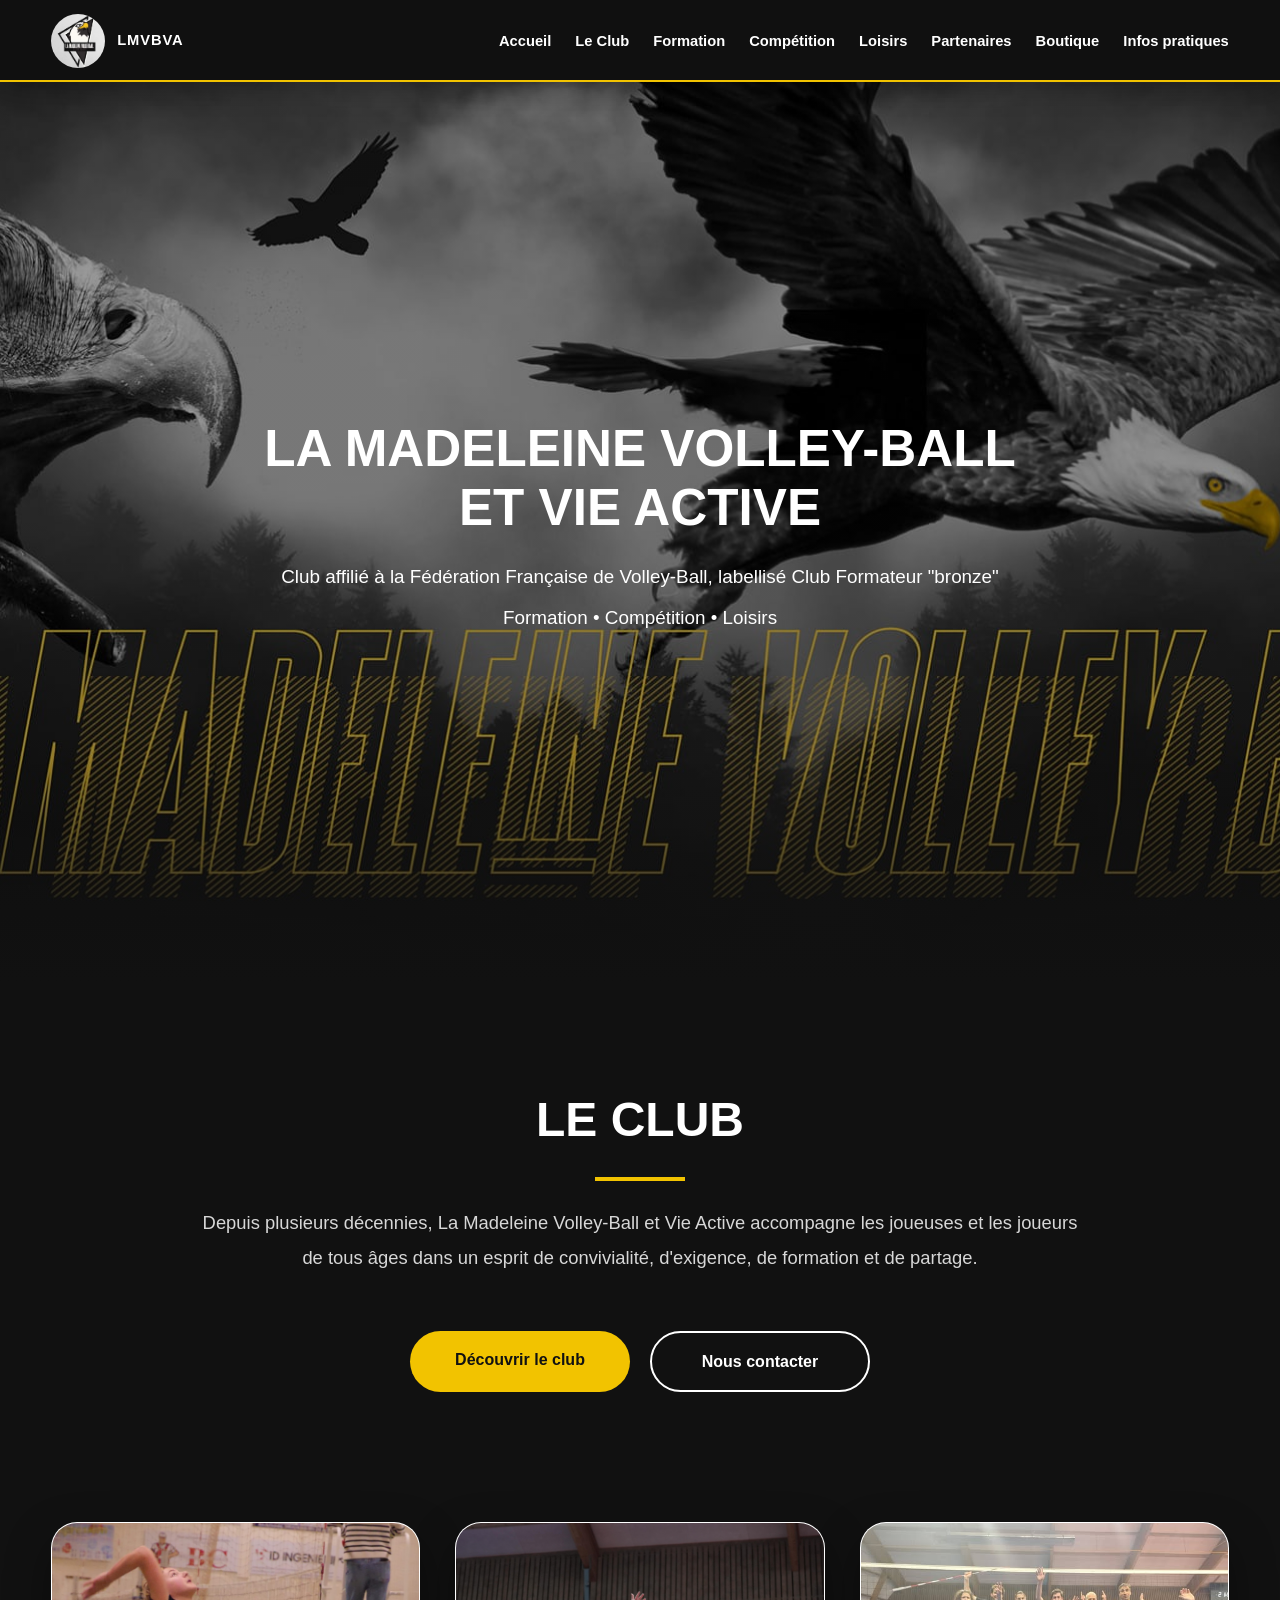
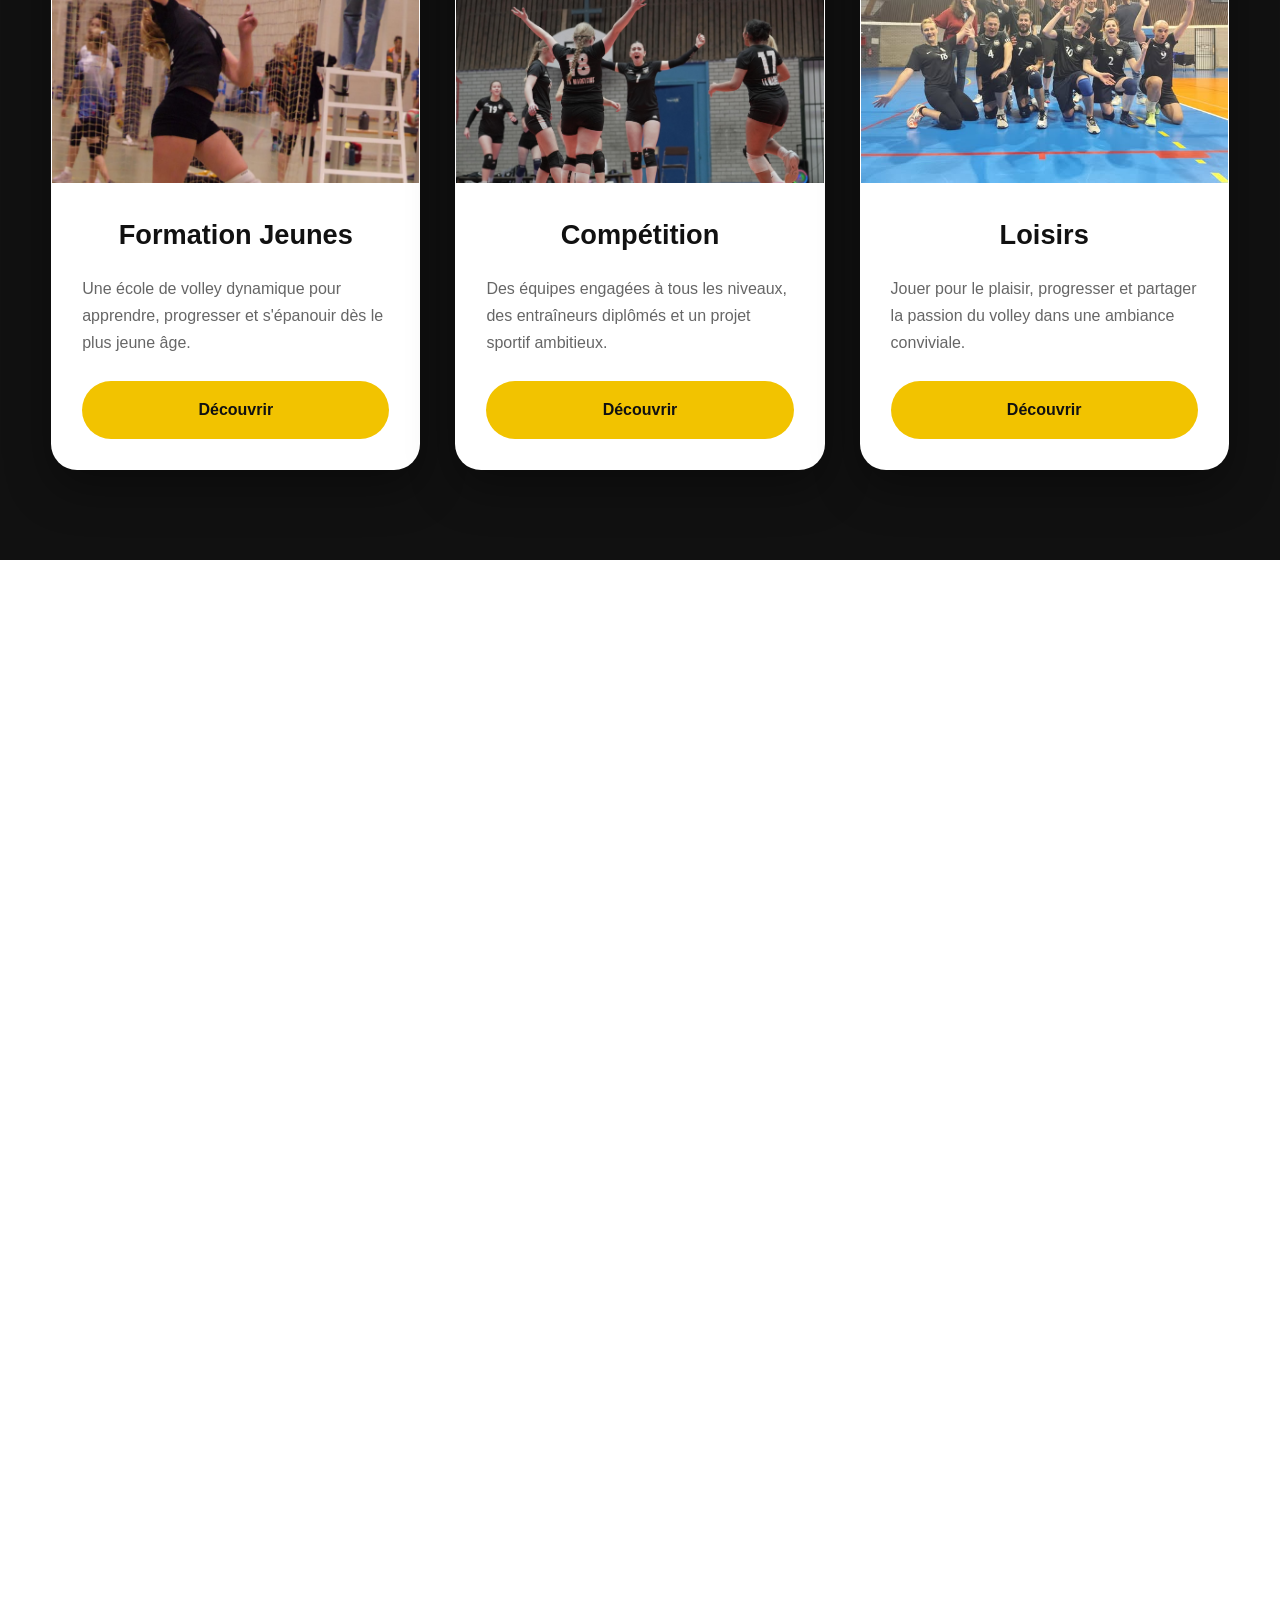
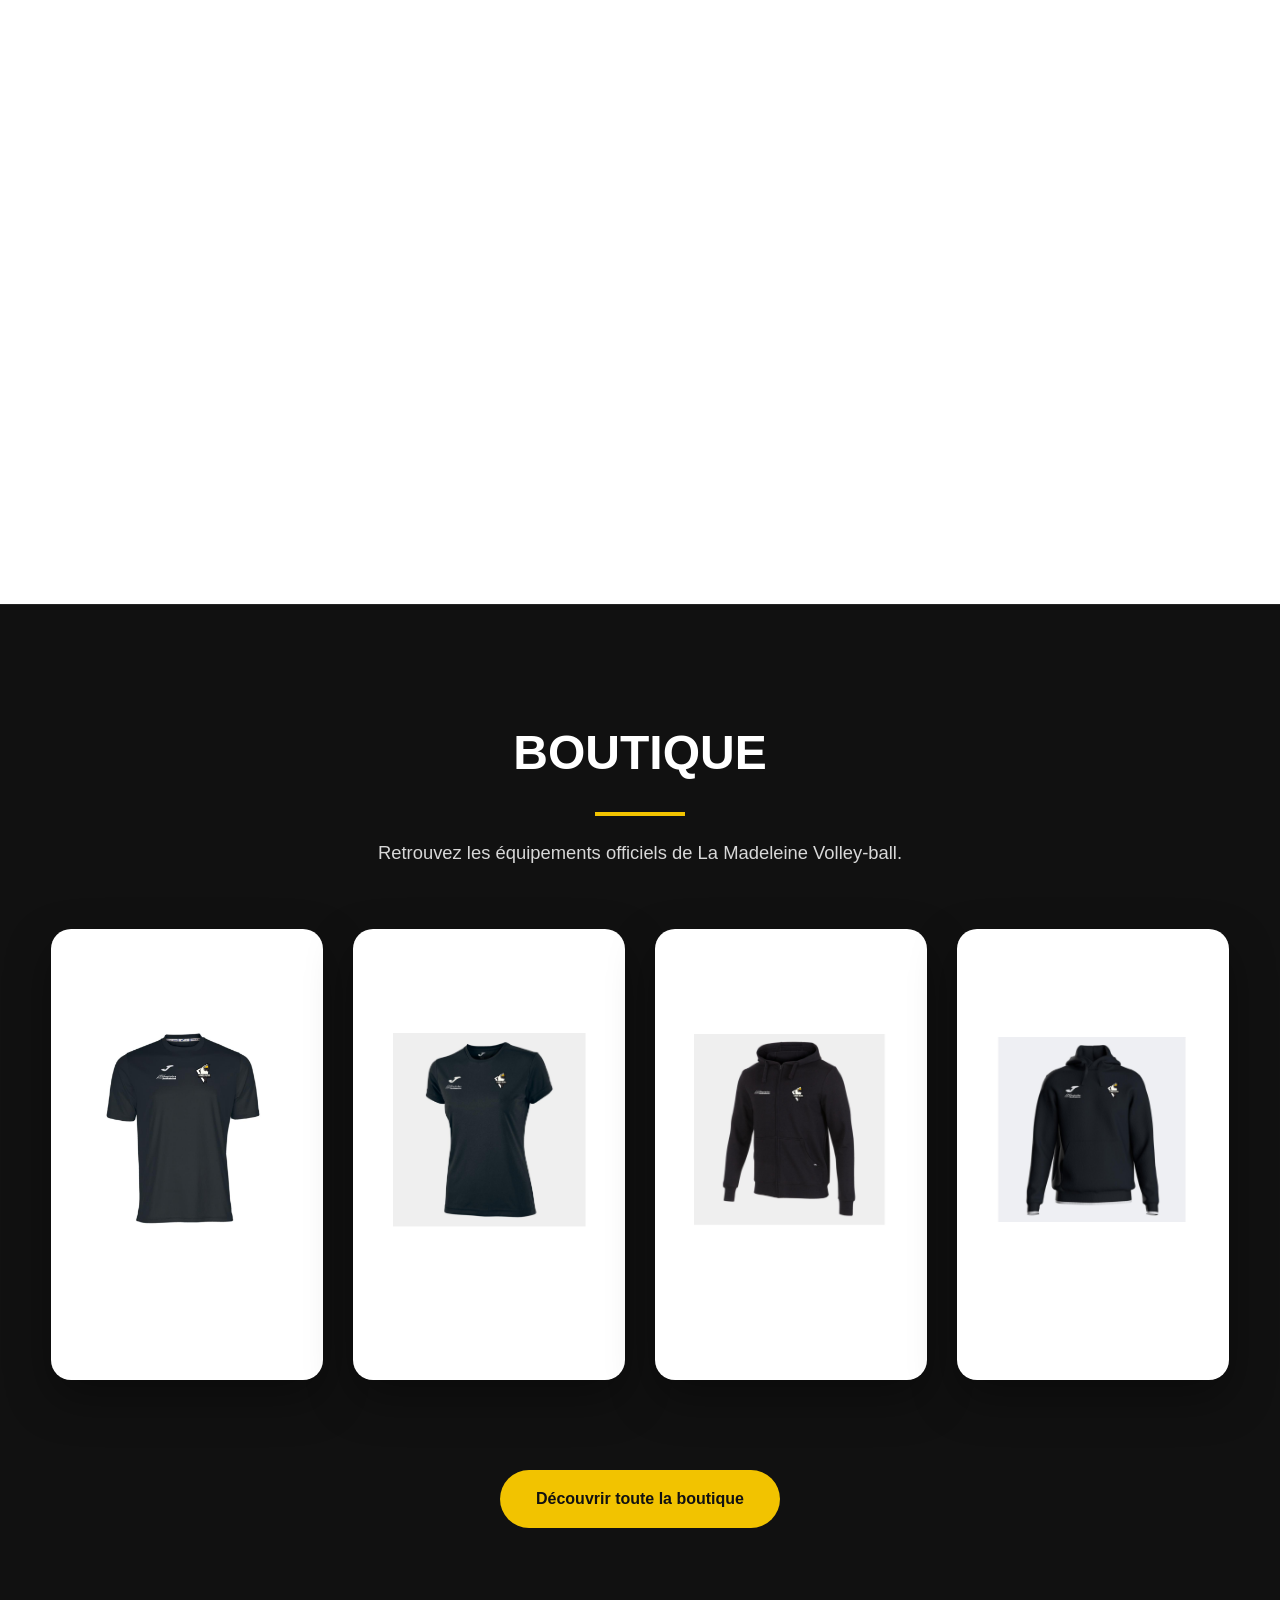
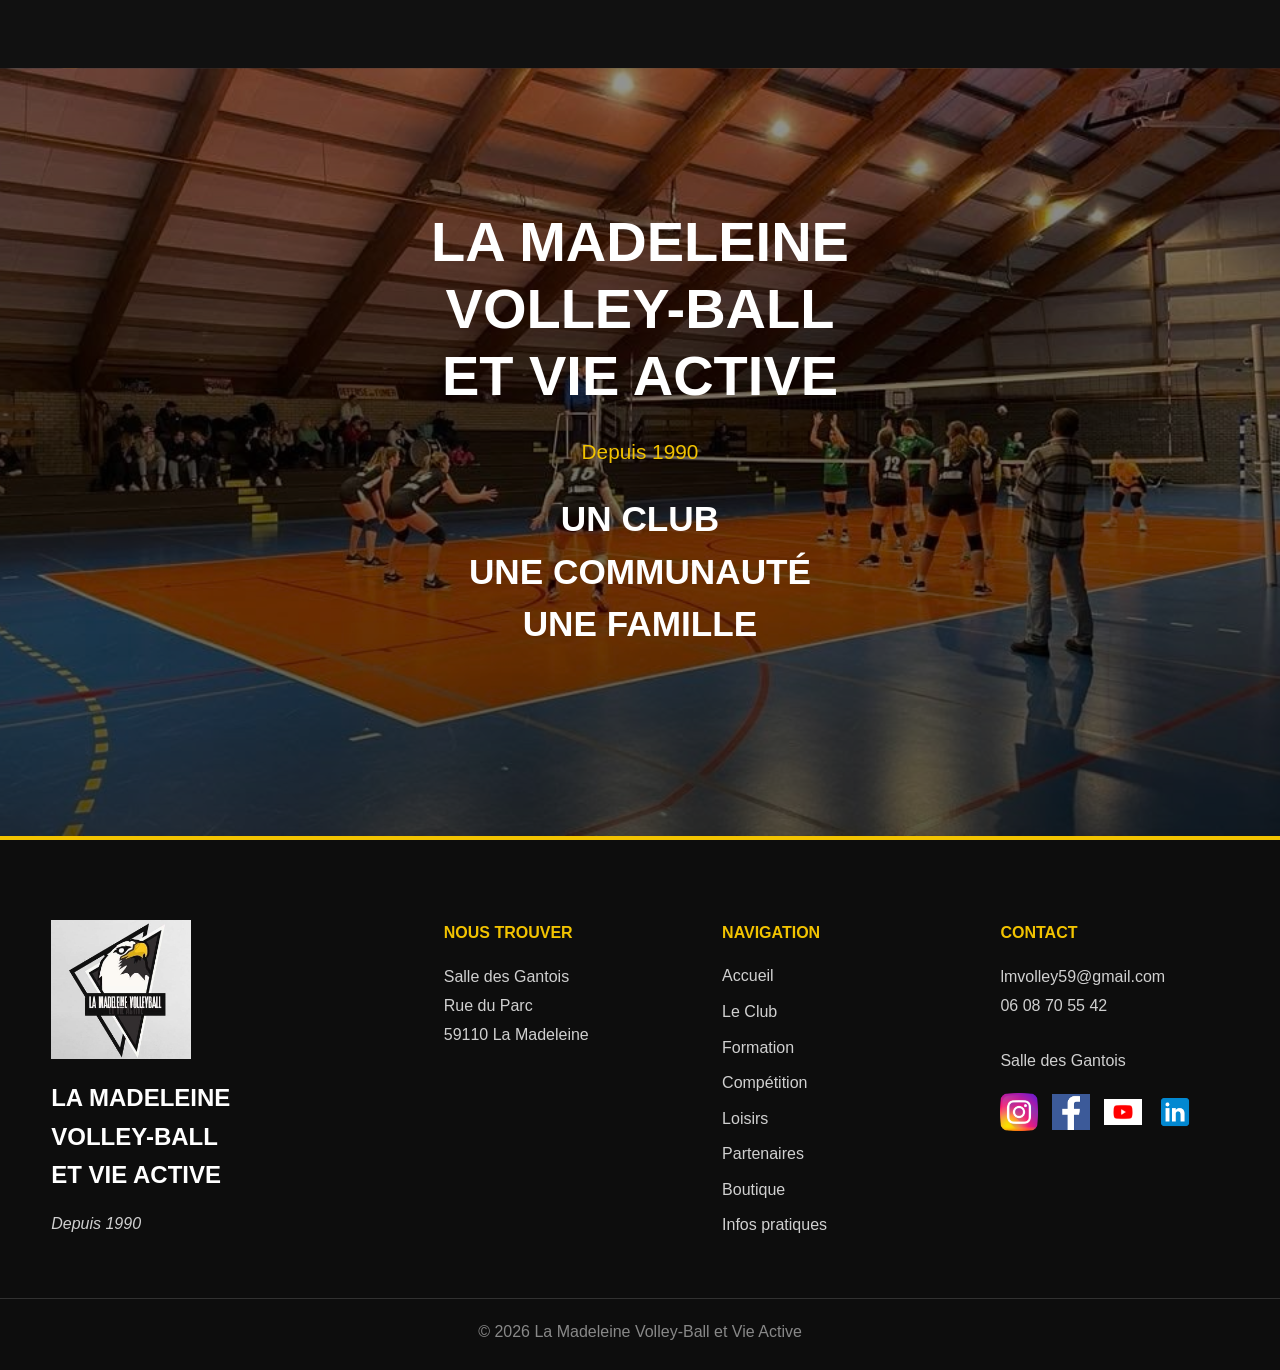
<file: index.html>
<!DOCTYPE HTML>
<!--
	Massively by HTML5 UP
	html5up.net | @ajlkn
	Free for personal and commercial use under the CCA 3.0 license (html5up.net/license)
-->
<html>
	<head>
		<title>La Madeleine Volley-ball et Vie Active</title>
		<meta charset="utf-8" />
		<meta name="viewport" content="width=device-width, initial-scale=1, maximum-scale=5">
		<link rel="stylesheet" href="assets/css/main.css" />
<link rel="stylesheet" href="assets/css/lmvbva_V4.css" />
		<noscript><link rel="stylesheet" href="assets/css/noscript.css" /></noscript>
		<link rel="stylesheet" href="https://cdnjs.cloudflare.com/ajax/libs/font-awesome/6.7.2/css/all.min.css">
	</head>

<body>

<div id="wrapper">

<header class="topbar">

    <div class="container">

        <a href="index.html" class="logo">

            <img src="images/LOGO.jpg" alt="LMVBVA">

            <span>LMVBVA</span>

        </a>

<nav class="main-nav">

    <button class="menu-toggle"
            type="button"
            aria-label="Menu"
            aria-expanded="false">
        ☰
    </button>

    <ul class="nav-menu">

        <li><a href="index.html">Accueil</a></li>
        <li><a href="club.html">Le Club</a></li>
        <li><a href="formation.html">Formation</a></li>
        <li><a href="competition.html">Compétition</a></li>
        <li><a href="loisirs.html">Loisirs</a></li>
        <li><a href="partenaires.html">Partenaires</a></li>
        <li><a href="boutique.html">Boutique</a></li>
        <li><a href="infos-pratiques.html">Infos pratiques</a></li>

    </ul>

</nav>

    </div>

</header>

<section class="hero">

    <div class="hero-overlay"></div>

    <div class="hero-content">

  

        <h1>

            LA MADELEINE VOLLEY-BALL<br>
             ET VIE ACTIVE
     

        </h1>

        <p>

            Club affilié à la Fédération Française de Volley-Ball, labellisé Club Formateur "bronze"

        </p>

        <p>

            Formation • Compétition • Loisirs

        </p>

      

    </div>

</section>
<section class="presentation">

    <div class="container">

<h2>LE CLUB</h2>

<p>
    Depuis plusieurs décennies, La Madeleine Volley-Ball et Vie Active accompagne
    les joueuses et les joueurs de tous âges dans un esprit de convivialité,
    d'exigence, de formation et de partage.
</p>

<div class="hero-buttons">

    <a href="club.html" class="button primary">
        Découvrir le club
    </a>

    <a href="infos-pratiques.html" class="button">
        Nous contacter
    </a>

</div>

</div>

</section>

<section class="univers">

    <div class="container">

	

      <div class="cards">

    <article class="card">

        <img src="images/jeunes2.jpg"
     alt="Formation Jeunes"
     class="photo-jeunes">

        <div class="card-content">

            <h3>Formation Jeunes</h3>

            <p>
                Une école de volley dynamique pour apprendre,
                progresser et s'épanouir dès le plus jeune âge.
            </p>

            <a href="formation.html" class="button primary">
                Découvrir
            </a>

        </div>

    </article>


    <article class="card">

        <img src="images/plaisir.jpg" alt="Compétition">

        <div class="card-content">

            <h3>Compétition</h3>

            <p>
                Des équipes engagées à tous les niveaux,
                des entraîneurs diplômés et un projet sportif ambitieux.
            </p>

            <a href="competition.html" class="button primary">
                Découvrir
            </a>

        </div>

    </article>


    <article class="card">

        <img src="images/loisirs.jpg" alt="Loisirs">

        <div class="card-content">

            <h3>Loisirs</h3>

            <p>
                Jouer pour le plaisir, progresser et partager
                la passion du volley dans une ambiance conviviale.
            </p>

            <a href="loisirs.html" class="button primary">
                Découvrir
            </a>

        </div>

    </article>

</div>

</div>

        </div>

    </div>

<section class="club-chiffres">

    <div class="container">

        <h2>Le club en quelques repères</h2>



        <div class="stats">

  <div class="stat">
    <span class="counter" data-target="220">220</span>
    <p>Licenciés</p>
</div>

<div class="stat">
    <span class="counter" data-target="14">14</span>
    <p>Équipes</p>
</div>

<div class="stat">
    <span class="counter" data-target="36">36</span>
    <p>Années d'histoire</p>
</div>

<div class="stat">
    <span class="counter" data-target="10">10</span>
    <p>Encadrants</p>
</div>

        </div>

    </div>

</section>

        </div>

    </div>

</section>


		
<section class="instagram">

    <div class="container">

        <h2>LA VIE DU CLUB</h2>

        <p>
            Retrouvez nos matchs, événements, photos et actualités sur Instagram.
        </p>

        <div class="instagram-feed">

            <div class="sk-instagram-feed"
                 data-embed-id="25695647">
            </div>

            <script
                src="https://widgets.sociablekit.com/instagram-feed/widget.js"
                defer>
            </script>

        </div>

        <a href="https://www.instagram.com/lamadeleinevolleyball59/"
           class="button primary"
           target="_blank"
           rel="noopener noreferrer">
            Suivez-nous sur Instagram
        </a>

    </div>

</section>


<section class="partenaires">

    <div class="container">

	

        <h2>NOS PARTENAIRES</h2>

      
        </p>

        <div class="logos-partenaires">

        <a href="https://www.ville-lamadeleine.fr/"
   class="logo-partenaire"
   target="_blank"
   rel="noopener noreferrer"
   aria-label="Visiter le site de la Ville de La Madeleine">

    <img
        src="images/lamadeleine.jpeg"
        alt="Ville de La Madeleine"
    >

</a>
            <div class="logo-partenaire">

    <img
        src="images/wsi.png"
        alt="WSI - L'expert du biosourcé"
    >

</div>
            <div class="logo-partenaire">Votre logo</div>
            <div class="logo-partenaire">Votre logo</div>
            <div class="logo-partenaire">Votre logo</div>

        </div>

       <a href="partenaires.html" class="button primary partenaires-btn">
    Voir tous nos partenaires
</a>

    </div>




</section>



<section class="boutique">

	

    <div class="container">
		

        <h2>BOUTIQUE</h2>

        <p class="section-intro">
            Retrouvez les équipements officiels de La Madeleine Volley-ball.
        </p>

       <div class="boutique-grid">

    <div class="produit">
        <div class="photo-produit">
            <img
                src="images/jomah.png"
                alt="Maillot Joma hommes La Madeleine Volley-ball"
            >
        </div>
        <h3>Maillot Joma hommes</h3>
    </div>

    <div class="produit">
        <div class="photo-produit">
            <img
                src="images/jomaf.png"
                alt="Maillot Joma femmes La Madeleine Volley-ball"
            >
        </div>
        <h3>Maillot Joma femmes</h3>
    </div>

    <div class="produit">
        <div class="photo-produit">
            <img
                src="images/jungle.png"
                alt="Veste Joma Jungle La Madeleine Volley-ball"
            >
        </div>
        <h3>Joma Jungle</h3>
    </div>

    <div class="produit">
        <div class="photo-produit">
            <img
                src="images/olimpiada.png"
                alt="Sweat Joma Olimpiada La Madeleine Volley-ball"
            >
        </div>
        <h3>Joma Olimpiada</h3>
    </div>

</div>

        </div>

        <a href="boutique.html" class="button primary">
            Découvrir toute la boutique
        </a>

    </div>

</section>



<section class="signature">

    <div class="container">

        <h2>
            LA MADELEINE<br>
            VOLLEY-BALL<br>
            ET VIE ACTIVE
        </h2>

        <p>Depuis 1990</p>

        <h3>
            UN CLUB<br>
            UNE COMMUNAUTÉ<br>
            UNE FAMILLE
        </h3>

   
</section>
    </div>
<footer class="footer">

        <div class="container footer-grid">


            <div class="footer-col">

                <img
                    src="images/LOGO.jpg"
                    alt="LMVBVA"
                    class="footer-logo"
                >

                <h3>
                    LA MADELEINE<br>
                    VOLLEY-BALL<br>
                    ET VIE ACTIVE
                </h3>

                <p class="footer-since">
                    Depuis 1990
                </p>

            </div>


            <div class="footer-col">

                <h4>Nous trouver</h4>

                <p>
                    Salle des Gantois<br>
                    Rue du Parc<br>
                    59110 La Madeleine
                </p>

            </div>


            <div class="footer-col">

                <h4>Navigation</h4>

                <ul>

                    <li><a href="index.html">Accueil</a></li>
                    <li><a href="club.html">Le Club</a></li>
                    <li><a href="formation.html">Formation</a></li>
                    <li><a href="competition.html">Compétition</a></li>
                    <li><a href="loisirs.html">Loisirs</a></li>
                    <li><a href="partenaires.html">Partenaires</a></li>
                    <li><a href="boutique.html">Boutique</a></li>
                    <li><a href="infos-pratiques.html">Infos pratiques</a></li>

                </ul>

            </div>


            <div class="footer-col">

                <h4>CONTACT</h4>

                <p>
                    lmvolley59@gmail.com
                </p>

                <p>
                    06 08 70 55 42
                </p>

                <br>

                <p>
                    Salle des Gantois
                </p>
<div class="footer-social-icons">

    <a href="https://www.instagram.com/lamadeleinevolleyball59/"
   target="_blank"
   rel="noopener noreferrer"
   aria-label="Instagram La Madeleine Volley-ball">

    <img src="images/insta.png" alt="Instagram">

</a>

   <a href="https://www.facebook.com/profile.php?id=100057800283769&amp;locale=fr_FR"
   target="_blank"
   rel="noopener noreferrer"
   aria-label="Facebook La Madeleine Volley-ball">

    <img src="images/facebook.png" alt="Facebook">

</a>

    <a href="#"
       target="_blank"
       rel="noopener noreferrer"
       aria-label="YouTube">
        <img src="images/youtube.png" alt="YouTube">
    </a>

        <!-- LinkedIn : lien à ajouter plus tard -->
    <a href="#"
       aria-label="LinkedIn La Madeleine Volley-ball">
        <img src="images/linkedin3.png" alt="LinkedIn">
    </a>



</div>
            </div>


        </div>


        <div class="footer-bottom">

            © 2026 La Madeleine Volley-Ball et Vie Active

        </div>

    </footer

 


   
</div>

		<!-- Scripts -->
			<script src="assets/js/jquery.min.js"></script>
			<script src="assets/js/jquery.scrollex.min.js"></script>
			<script src="assets/js/jquery.scrolly.min.js"></script>
			<script src="assets/js/browser.min.js"></script>
			<script src="assets/js/breakpoints.min.js"></script>
			<script src="assets/js/util.js"></script>
			<script src="assets/js/main.js"></script>
<script src="assets/js/animations.js"></script>
	
<button id="backToTop" aria-label="Retour en haut">
    ↑
</button>
</body>
</file>
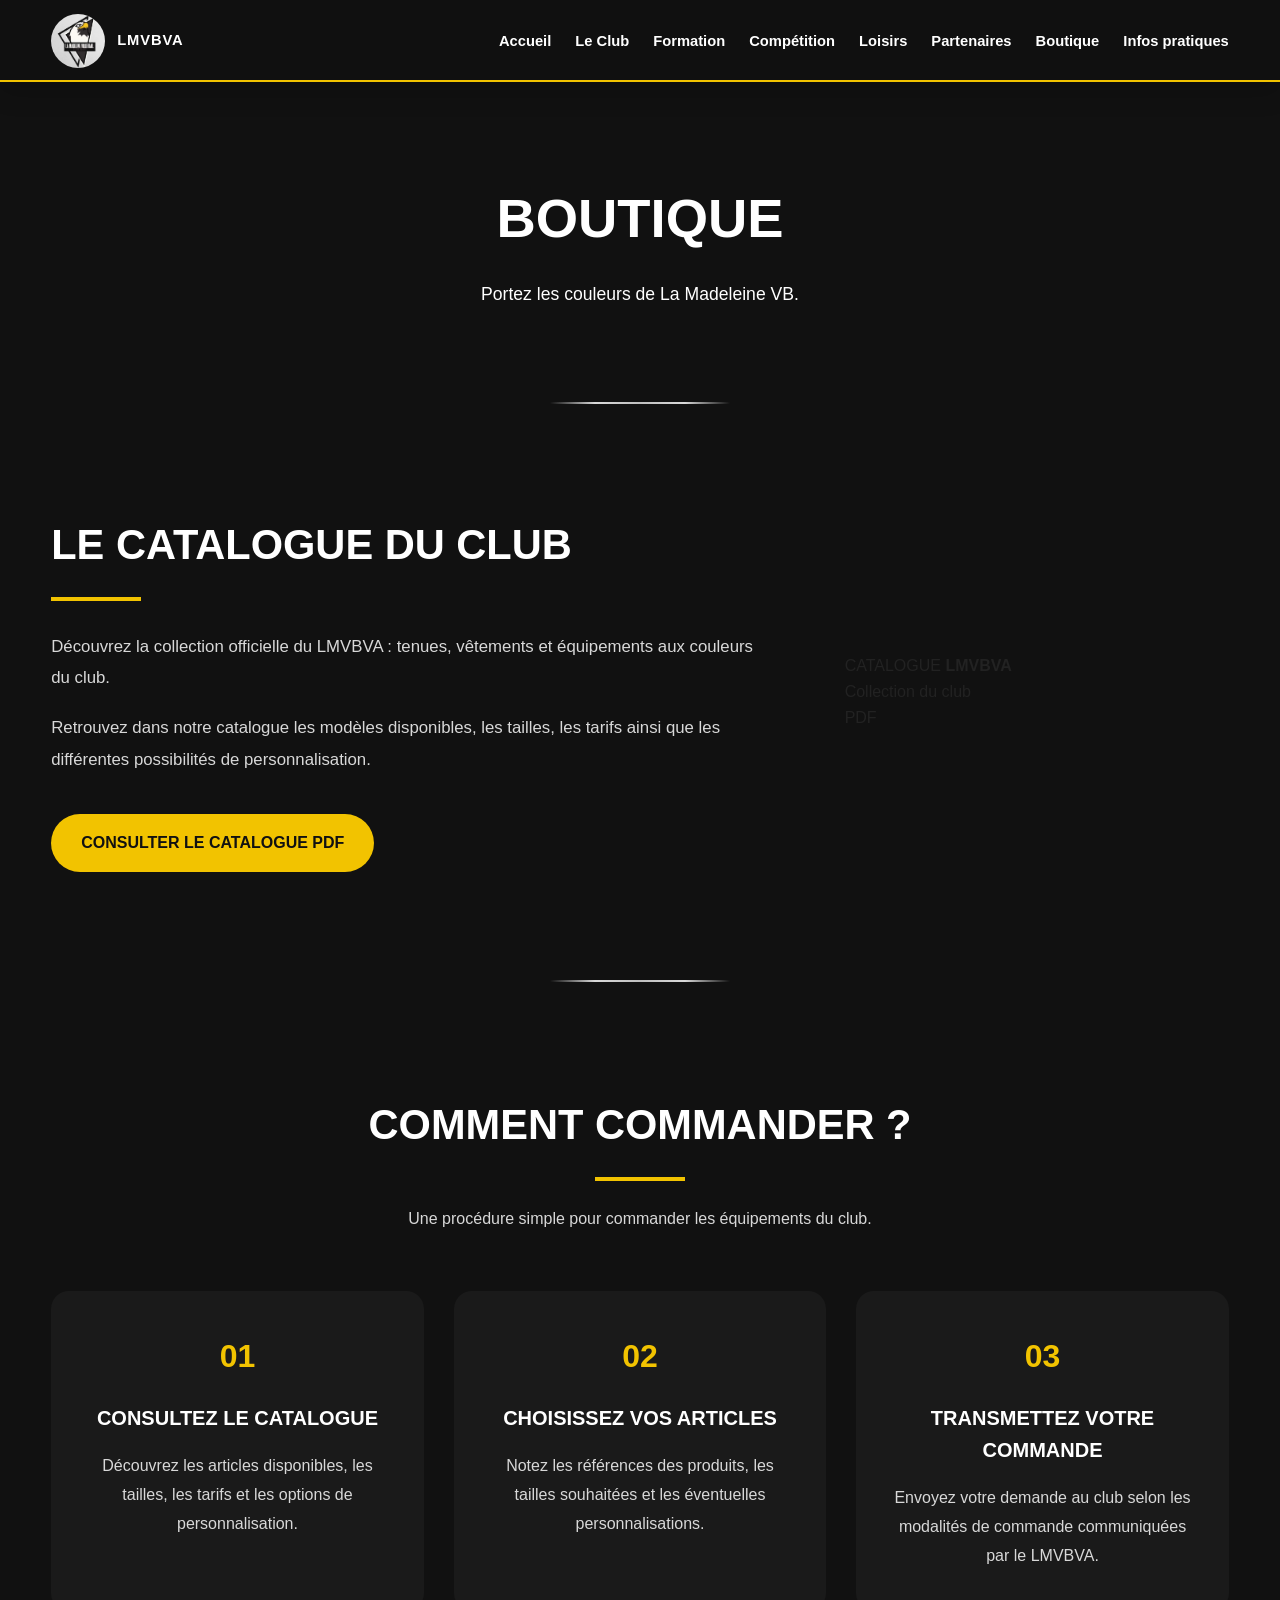
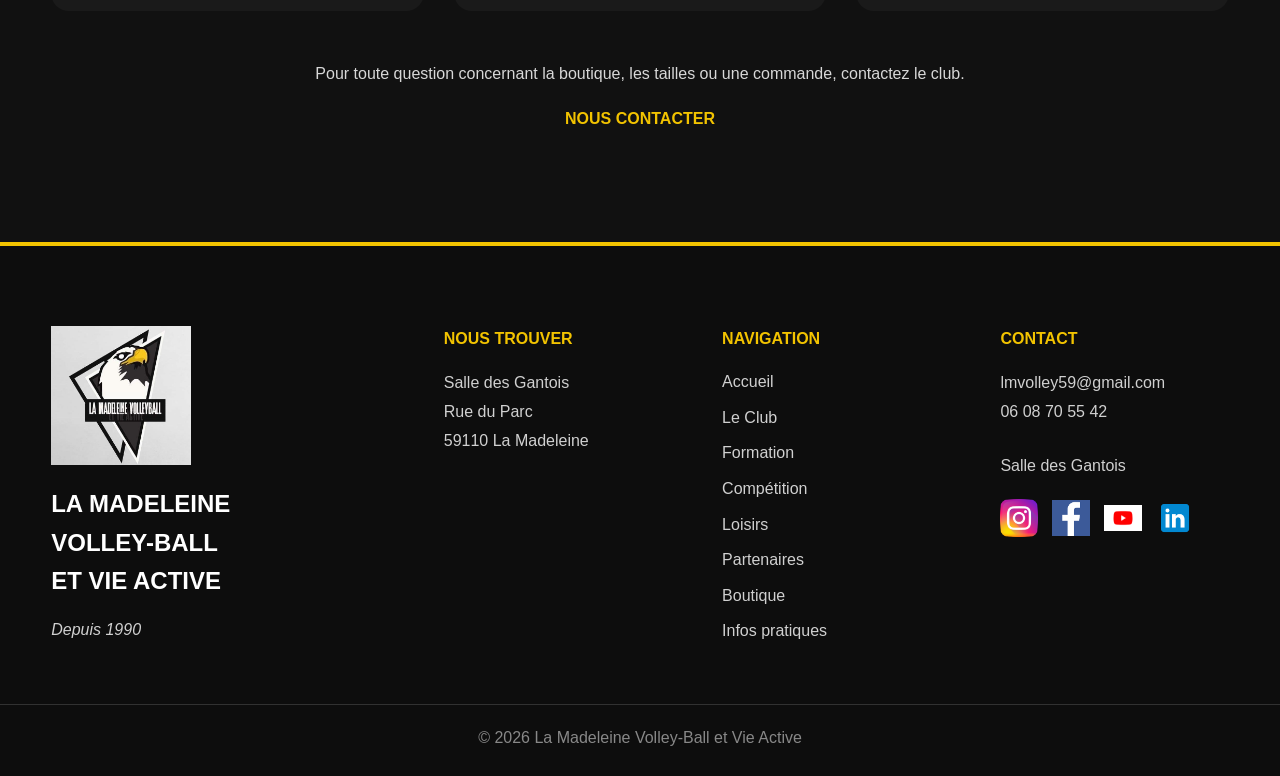
<file: boutique.html>
<!DOCTYPE HTML>

<html>

<head>

    <title>Boutique - La Madeleine Volley-ball et Vie Active</title>

    <meta charset="utf-8" />

 <meta name="viewport" content="width=device-width, initial-scale=1, maximum-scale=5">
    

<link rel="stylesheet" href="assets/css/main.css" />
<link rel="stylesheet" href="assets/css/lmvbva_V4.css" />

    <noscript>
        <link rel="stylesheet" href="assets/css/noscript.css" />
    </noscript>

</head>


<body>

<div id="wrapper">


    <!-- ================= HEADER ================= -->

    <header class="topbar">

        <div class="container">

            <a href="index.html" class="logo">

                <img src="images/LOGO.jpg" alt="LMVBVA">

                <span>LMVBVA</span>

            </a>


 <nav class="main-nav">

    <button class="menu-toggle"
            type="button"
            aria-label="Ouvrir le menu"
            aria-expanded="false">
        ☰
    </button>

    <ul class="nav-menu">

        <li><a href="index.html">Accueil</a></li>
        <li><a href="club.html">Le Club</a></li>
        <li><a href="formation.html">Formation</a></li>
        <li><a href="competition.html">Compétition</a></li>
        <li><a href="loisirs.html">Loisirs</a></li>
        <li><a href="partenaires.html">Partenaires</a></li>
        <li><a href="boutique.html">Boutique</a></li>
        <li><a href="infos-pratiques.html">Infos pratiques</a></li>

    </ul>

</nav>


        </div>

    </header>


    <!-- ================= CONTENU PRINCIPAL ================= -->

    <div id="main">


        <!-- ================= HERO BOUTIQUE ================= -->

        <section class="shop-hero">

            <div class="container shop-hero-content">

                <h1>BOUTIQUE</h1>

                <p>
                    Portez les couleurs de La Madeleine VB.
                    
                </p>

            </div>

        </section>


        <!-- ================= CATALOGUE ================= -->

        <section class="shop-catalogue">

            <div class="container shop-catalogue-grid">


                <div class="shop-catalogue-text">

                    <h2>LE CATALOGUE DU CLUB</h2>

                    <p>
                        Découvrez la collection officielle du LMVBVA :
                        tenues, vêtements et équipements aux couleurs du club.
                    </p>

                    <p>
                        Retrouvez dans notre catalogue les modèles disponibles,
                        les tailles, les tarifs ainsi que les différentes
                        possibilités de personnalisation.
                    </p>

                    <a
                        href="Documents/BoutiqueLMVB26-27.pdf"
                        class="shop-catalogue-button"
                        target="_blank"
                        rel="noopener noreferrer"
                    >
                        CONSULTER LE CATALOGUE PDF
                    </a>

                </div>


                <div class="shop-catalogue-visual">

                    <div class="shop-pdf-card">

                        <span class="shop-pdf-label">
                            CATALOGUE
                        </span>

                        <strong>
                            LMVBVA
                        </strong>

                        <p>
                            Collection du club
                        </p>

                        <span class="shop-pdf-format">
                            PDF
                        </span>

                    </div>

                </div>


            </div>

        </section>


        <!-- ================= COMMENT COMMANDER ================= -->

        <section class="shop-order">

            <div class="container">


                <div class="shop-order-heading">

                    <h2>COMMENT COMMANDER ?</h2>

                    <p>
                        Une procédure simple pour commander
                        les équipements du club.
                    </p>

                </div>


                <div class="shop-order-grid">


                    <article class="shop-order-step">

                        <span class="shop-step-number">
                            01
                        </span>

                        <h3>
                            CONSULTEZ LE CATALOGUE
                        </h3>

                        <p>
                            Découvrez les articles disponibles,
                            les tailles, les tarifs et les options
                            de personnalisation.
                        </p>

                    </article>


                    <article class="shop-order-step">

                        <span class="shop-step-number">
                            02
                        </span>

                        <h3>
                            CHOISISSEZ VOS ARTICLES
                        </h3>

                        <p>
                            Notez les références des produits,
                            les tailles souhaitées et les éventuelles
                            personnalisations.
                        </p>

                    </article>


                    <article class="shop-order-step">

                        <span class="shop-step-number">
                            03
                        </span>

                        <h3>
                            TRANSMETTEZ VOTRE COMMANDE
                        </h3>

                        <p>
                            Envoyez votre demande au club selon
                            les modalités de commande communiquées
                            par le LMVBVA.
                        </p>

                    </article>


                </div>


                <div class="shop-order-note">

                    <p>
                        Pour toute question concernant la boutique,
                        les tailles ou une commande, contactez le club.
                    </p>

                    <a href="infos-pratiques.html">
                        NOUS CONTACTER
                    </a>

                </div>


            </div>

        </section>


    </div>


    <!-- ================= FOOTER ================= -->

 <footer class="footer">

        <div class="container footer-grid">


            <div class="footer-col">

                <img
                    src="images/LOGO.jpg"
                    alt="LMVBVA"
                    class="footer-logo"
                >

                <h3>
                    LA MADELEINE<br>
                    VOLLEY-BALL<br>
                    ET VIE ACTIVE
                </h3>

                <p class="footer-since">
                    Depuis 1990
                </p>

            </div>


            <div class="footer-col">

                <h4>Nous trouver</h4>

                <p>
                    Salle des Gantois<br>
                    Rue du Parc<br>
                    59110 La Madeleine
                </p>

            </div>


            <div class="footer-col">

                <h4>Navigation</h4>

                <ul>

                    <li><a href="index.html">Accueil</a></li>
                    <li><a href="club.html">Le Club</a></li>
                    <li><a href="formation.html">Formation</a></li>
                    <li><a href="competition.html">Compétition</a></li>
                    <li><a href="loisirs.html">Loisirs</a></li>
                    <li><a href="partenaires.html">Partenaires</a></li>
                    <li><a href="boutique.html">Boutique</a></li>
                    <li><a href="infos-pratiques.html">Infos pratiques</a></li>

                </ul>

            </div>


            <div class="footer-col">

                <h4>CONTACT</h4>

                <p>
                    lmvolley59@gmail.com
                </p>

                <p>
                    06 08 70 55 42
                </p>

                <br>

                <p>
                    Salle des Gantois
                </p>
<div class="footer-social-icons">

    <a href="https://www.instagram.com/lamadeleinevolleyball59/"
   target="_blank"
   rel="noopener noreferrer"
   aria-label="Instagram La Madeleine Volley-ball">

    <img src="images/insta.png" alt="Instagram">

</a>

   <a href="https://www.facebook.com/profile.php?id=100057800283769&amp;locale=fr_FR"
   target="_blank"
   rel="noopener noreferrer"
   aria-label="Facebook La Madeleine Volley-ball">

    <img src="images/facebook.png" alt="Facebook">

</a>

    <a href="#"
       target="_blank"
       rel="noopener noreferrer"
       aria-label="YouTube">
        <img src="images/youtube.png" alt="YouTube">
    </a>

                <!-- LinkedIn : lien à ajouter plus tard -->
    <a href="#"
       aria-label="LinkedIn La Madeleine Volley-ball">
        <img src="images/linkedin3.png" alt="LinkedIn">
    </a>
    
</div>
            </div>


        </div>


        <div class="footer-bottom">

            © 2026 La Madeleine Volley-Ball et Vie Active

        </div>

    </footer>


</div>


<script src="assets/js/jquery.min.js"></script>
<script src="assets/js/jquery.scrollex.min.js"></script>
<script src="assets/js/jquery.scrolly.min.js"></script>
<script src="assets/js/browser.min.js"></script>
<script src="assets/js/breakpoints.min.js"></script>
<script src="assets/js/util.js"></script>
<script src="assets/js/main.js"></script>
<script src="assets/js/animations.js"></script>

</body>

</html>
</file>
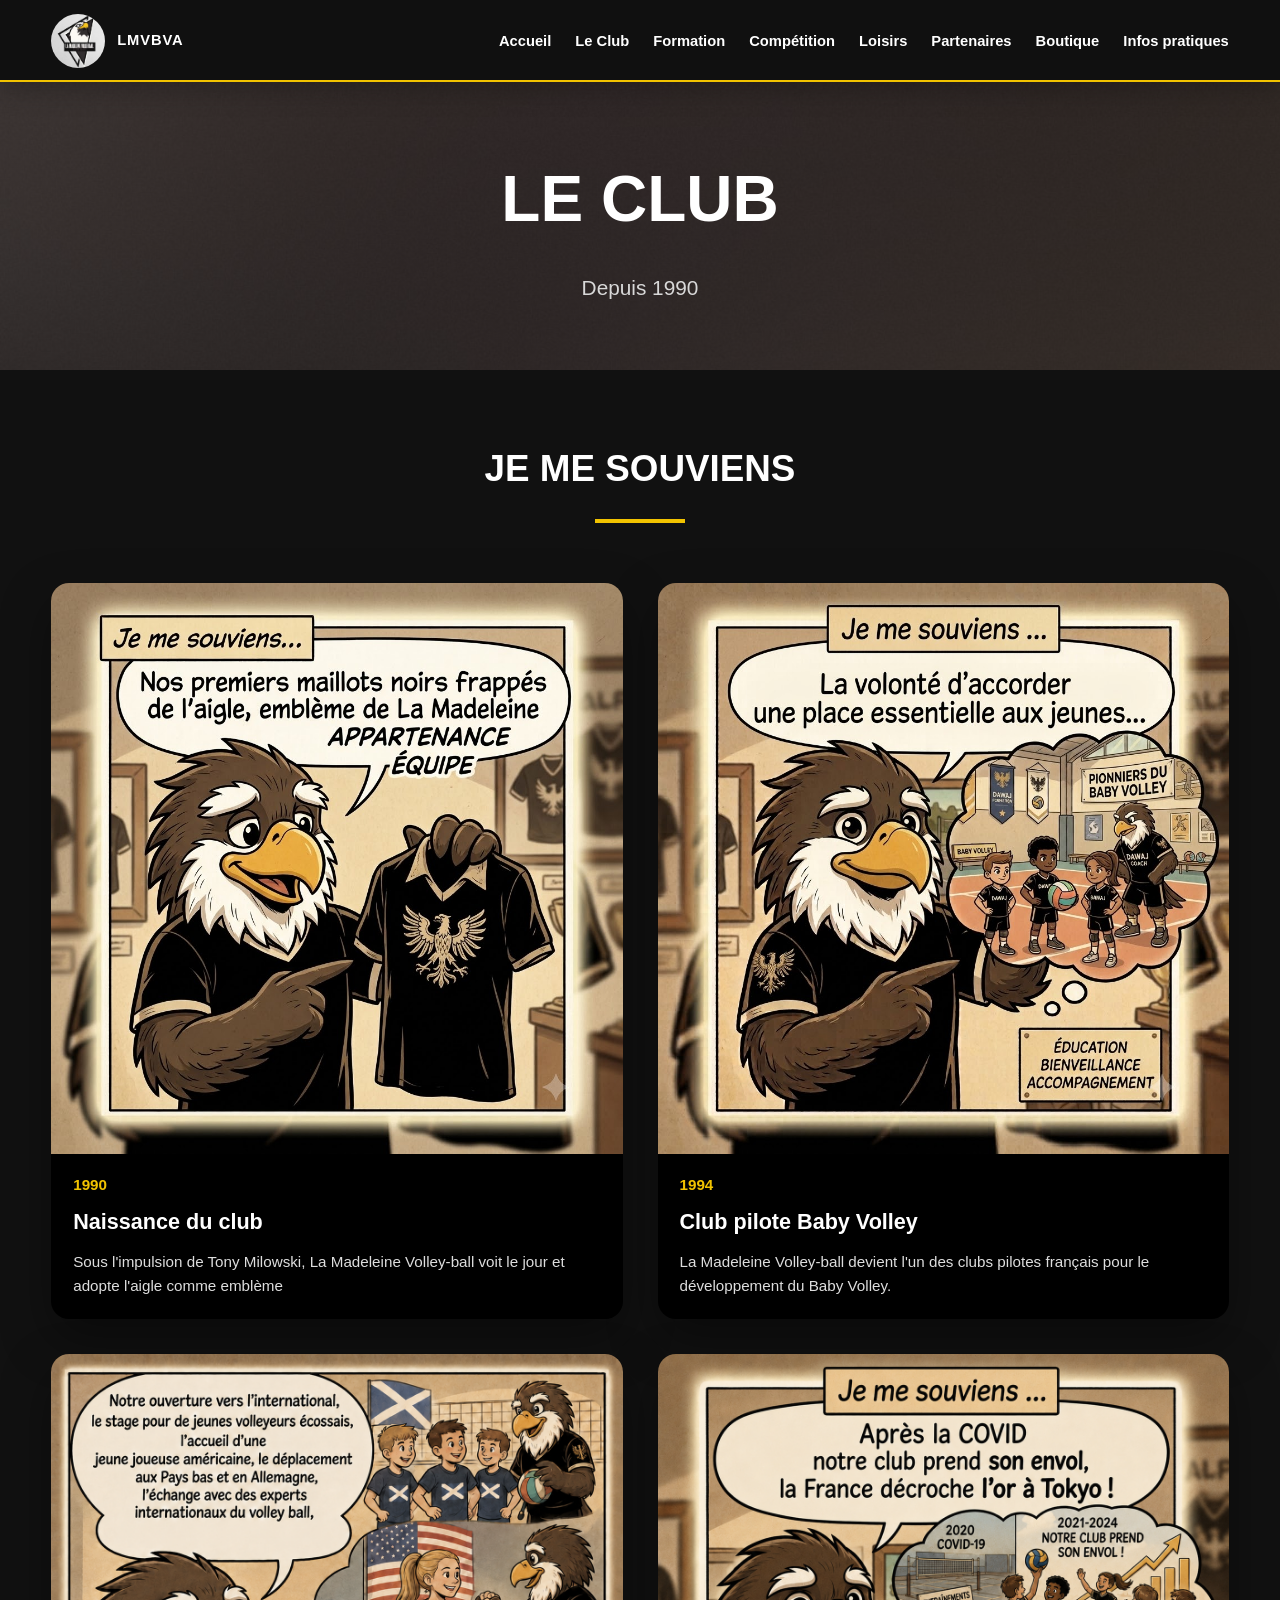
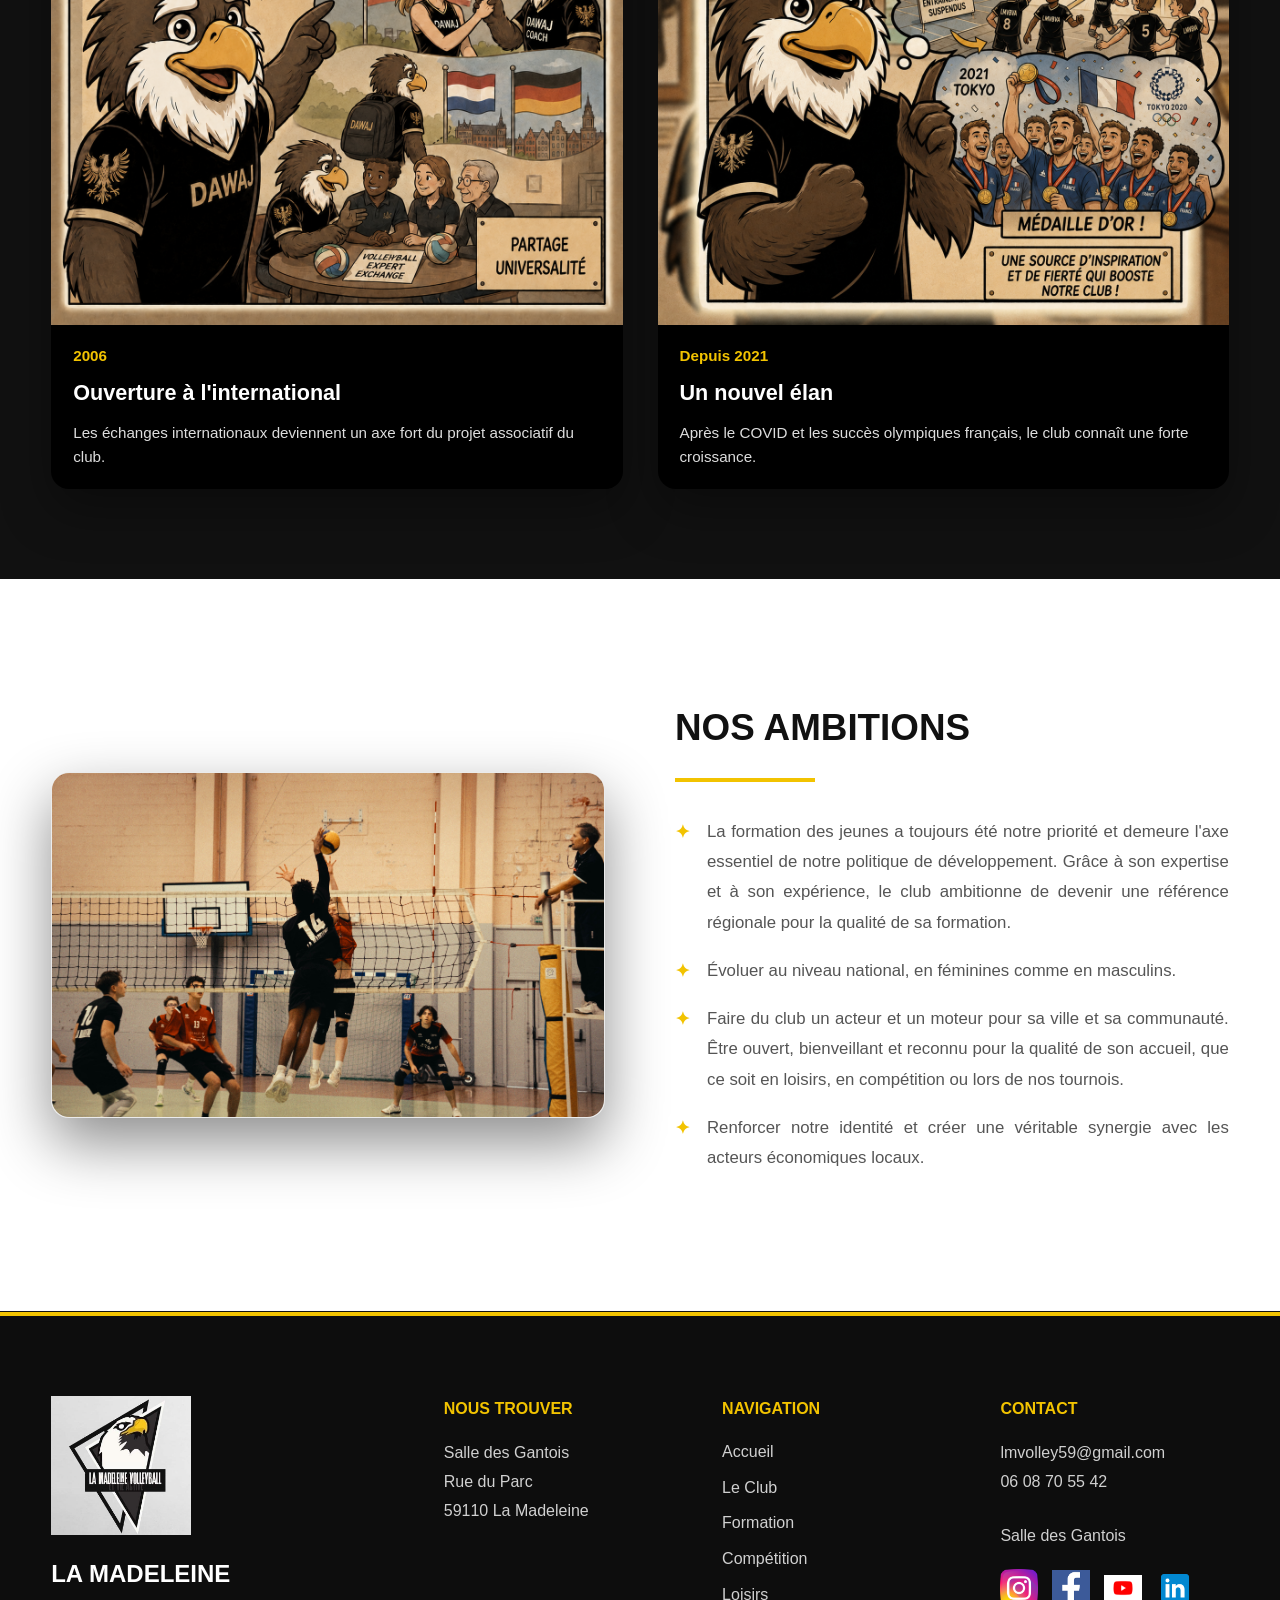
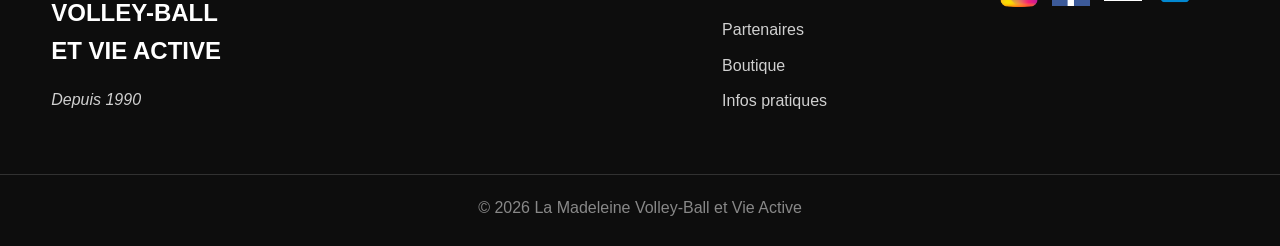
<file: club.html>
<!DOCTYPE HTML>
<!--
	Massively by HTML5 UP
	html5up.net | @ajlkn
	Free for personal and commercial use under the CCA 3.0 license (html5up.net/license)
-->
<html>
	<head>
		<title>Le Club - La Madeleine Volley-ball et Vie Active</title>
		<meta charset="utf-8" />
	<meta name="viewport" content="width=device-width, initial-scale=1, maximum-scale=5">
	<link rel="stylesheet" href="assets/css/main.css" />
<link rel="stylesheet" href="assets/css/lmvbva_V4.css" />
		<noscript><link rel="stylesheet" href="assets/css/noscript.css" /></noscript>
	</head>
	<body class="is-preload">

		<!-- Wrapper -->
			<div id="wrapper">

			<header class="topbar">

    <div class="container">

        <a href="index.html" class="logo">

            <img src="images/LOGO.jpg" alt="LMVBVA">

            <span>LMVBVA</span>

        </a>

<nav class="main-nav">

    <button class="menu-toggle"
            type="button"
            aria-label="Ouvrir le menu"
            aria-expanded="false">
        ☰
    </button>

    <ul class="nav-menu">

        <li><a href="index.html">Accueil</a></li>
        <li><a href="club.html">Le Club</a></li>
        <li><a href="formation.html">Formation</a></li>
        <li><a href="competition.html">Compétition</a></li>
        <li><a href="loisirs.html">Loisirs</a></li>
        <li><a href="partenaires.html">Partenaires</a></li>
        <li><a href="boutique.html">Boutique</a></li>
        <li><a href="infos-pratiques.html">Infos pratiques</a></li>

    </ul>

</nav>

    </div>

</header>


				<!-- Nav -->
				

				<!-- Main -->
					<div id="main">
<section class="club-hero">

    <div class="hero-overlay"></div>

    <div class="container hero-content">

        <h1>LE CLUB</h1>

        <p>Depuis 1990</p>

    </div>

</section>

<section class="club-intro">

    <div class="container">

        <h2 class="history-title">JE ME SOUVIENS</h2>

        <div class="history-grid">

            <article class="history-card">

                <img src="images/histoire-1.jpg" alt="Naissance du club">

               <div class="history-content">

                    <span class="history-year">1990</span>

                    <h3>Naissance du club</h3>

                    <p>
                        Sous l'impulsion de Tony Milowski, La Madeleine Volley-ball 
                        voit le jour et adopte l'aigle comme emblème
                    </p>

                </div>

            </article>

            <article class="history-card">

                <img src="images/histoire-2.jpg" alt="Club pilote Baby Volley">

             <div class="history-content">

                    <span class="history-year">1994</span>

                    <h3>Club pilote Baby Volley</h3>

                    <p>
                        La Madeleine Volley-ball devient l'un des clubs pilotes français
                        pour le développement du Baby Volley.
                    </p>

                </div>

            </article>

            <article class="history-card">

                <img src="images/histoire-3.png" alt="Ouverture à l'international">

             <div class="history-content">

                    <span class="history-year">2006</span>

                    <h3>Ouverture à l'international</h3>

                    <p>
                        Les échanges internationaux deviennent un axe fort
                        du projet associatif du club.
                    </p>

                </div>

            </article>

            <article class="history-card">

                <img src="images/histoire-4.png" alt="Développement du club">

           <div class="history-content">

                    <span class="history-year">Depuis 2021</span>

                    <h3>Un nouvel élan</h3>

                    <p>
                        Après le COVID et les succès olympiques français,
                        le club connaît une forte croissance.
                    </p>

                </div>

            </article>

        </div>

    </div>

</section>

<section class="club-ambitions">

    <div class="container club-grid reverse">

        <div class="club-photo">

    <img src="images/club-ambitions-test.jpg" alt="Nos ambitions">

        </div>

        <div class="club-text">

            <h2>NOS AMBITIONS</h2>
<p class="ambition-line">
    <span class="ambition-bullet">✦</span>
    La formation des jeunes a toujours été notre priorité et demeure l'axe essentiel de notre politique de développement.
    Grâce à son expertise et à son expérience, le club ambitionne de devenir une référence régionale pour la qualité de sa formation.
</p>

<p class="ambition-line">
    <span class="ambition-bullet">✦</span>
    Évoluer au niveau national, en féminines comme en masculins.
</p>

<p class="ambition-line">
    <span class="ambition-bullet">✦</span>
    Faire du club un acteur et un moteur pour sa ville et sa communauté. Être ouvert, bienveillant et reconnu pour la qualité de son accueil,
    que ce soit en loisirs, en compétition ou lors de nos tournois.
</p>

<p class="ambition-line">
    <span class="ambition-bullet">✦</span>
    Renforcer notre identité et créer une véritable synergie avec les acteurs économiques locaux.
</p>

        </div>

    </div>

</section>



</section>

    </div>
</section>

<footer class="footer">

        <div class="container footer-grid">


            <div class="footer-col">

                <img
                    src="images/LOGO.jpg"
                    alt="LMVBVA"
                    class="footer-logo"
                >

                <h3>
                    LA MADELEINE<br>
                    VOLLEY-BALL<br>
                    ET VIE ACTIVE
                </h3>

                <p class="footer-since">
                    Depuis 1990
                </p>

            </div>


            <div class="footer-col">

                <h4>Nous trouver</h4>

                <p>
                    Salle des Gantois<br>
                    Rue du Parc<br>
                    59110 La Madeleine
                </p>

            </div>


            <div class="footer-col">

                <h4>Navigation</h4>

                <ul>

                    <li><a href="index.html">Accueil</a></li>
                    <li><a href="club.html">Le Club</a></li>
                    <li><a href="formation.html">Formation</a></li>
                    <li><a href="competition.html">Compétition</a></li>
                    <li><a href="loisirs.html">Loisirs</a></li>
                    <li><a href="partenaires.html">Partenaires</a></li>
                    <li><a href="boutique.html">Boutique</a></li>
                    <li><a href="infos-pratiques.html">Infos pratiques</a></li>

                </ul>

            </div>


            <div class="footer-col">

                <h4>CONTACT</h4>

                <p>
                    lmvolley59@gmail.com
                </p>

                <p>
                    06 08 70 55 42
                </p>

                <br>

                <p>
                    Salle des Gantois
                </p>
<div class="footer-social-icons">

    <a href="https://www.instagram.com/lamadeleinevolleyball59/"
   target="_blank"
   rel="noopener noreferrer"
   aria-label="Instagram La Madeleine Volley-ball">

    <img src="images/insta.png" alt="Instagram">

</a>

   <a href="https://www.facebook.com/profile.php?id=100057800283769&amp;locale=fr_FR"
   target="_blank"
   rel="noopener noreferrer"
   aria-label="Facebook La Madeleine Volley-ball">

    <img src="images/facebook.png" alt="Facebook">

</a>

    <a href="#"
       target="_blank"
       rel="noopener noreferrer"
       aria-label="YouTube">
        <img src="images/youtube.png" alt="YouTube">
    </a>

            <!-- LinkedIn : lien à ajouter plus tard -->
    <a href="#"
       aria-label="LinkedIn La Madeleine Volley-ball">
        <img src="images/linkedin3.png" alt="LinkedIn">
    </a>

</div>
            </div>


        </div>


        <div class="footer-bottom">

            © 2026 La Madeleine Volley-Ball et Vie Active

        </div>

    </footer>

</div>




		<!-- Scripts -->
			<script src="assets/js/jquery.min.js"></script>
			<script src="assets/js/jquery.scrollex.min.js"></script>
			<script src="assets/js/jquery.scrolly.min.js"></script>
			<script src="assets/js/browser.min.js"></script>
			<script src="assets/js/breakpoints.min.js"></script>
			<script src="assets/js/util.js"></script>
			<script src="assets/js/main.js"></script>
<script src="assets/js/animations.js"></script>
	</body>
</html>
</file>
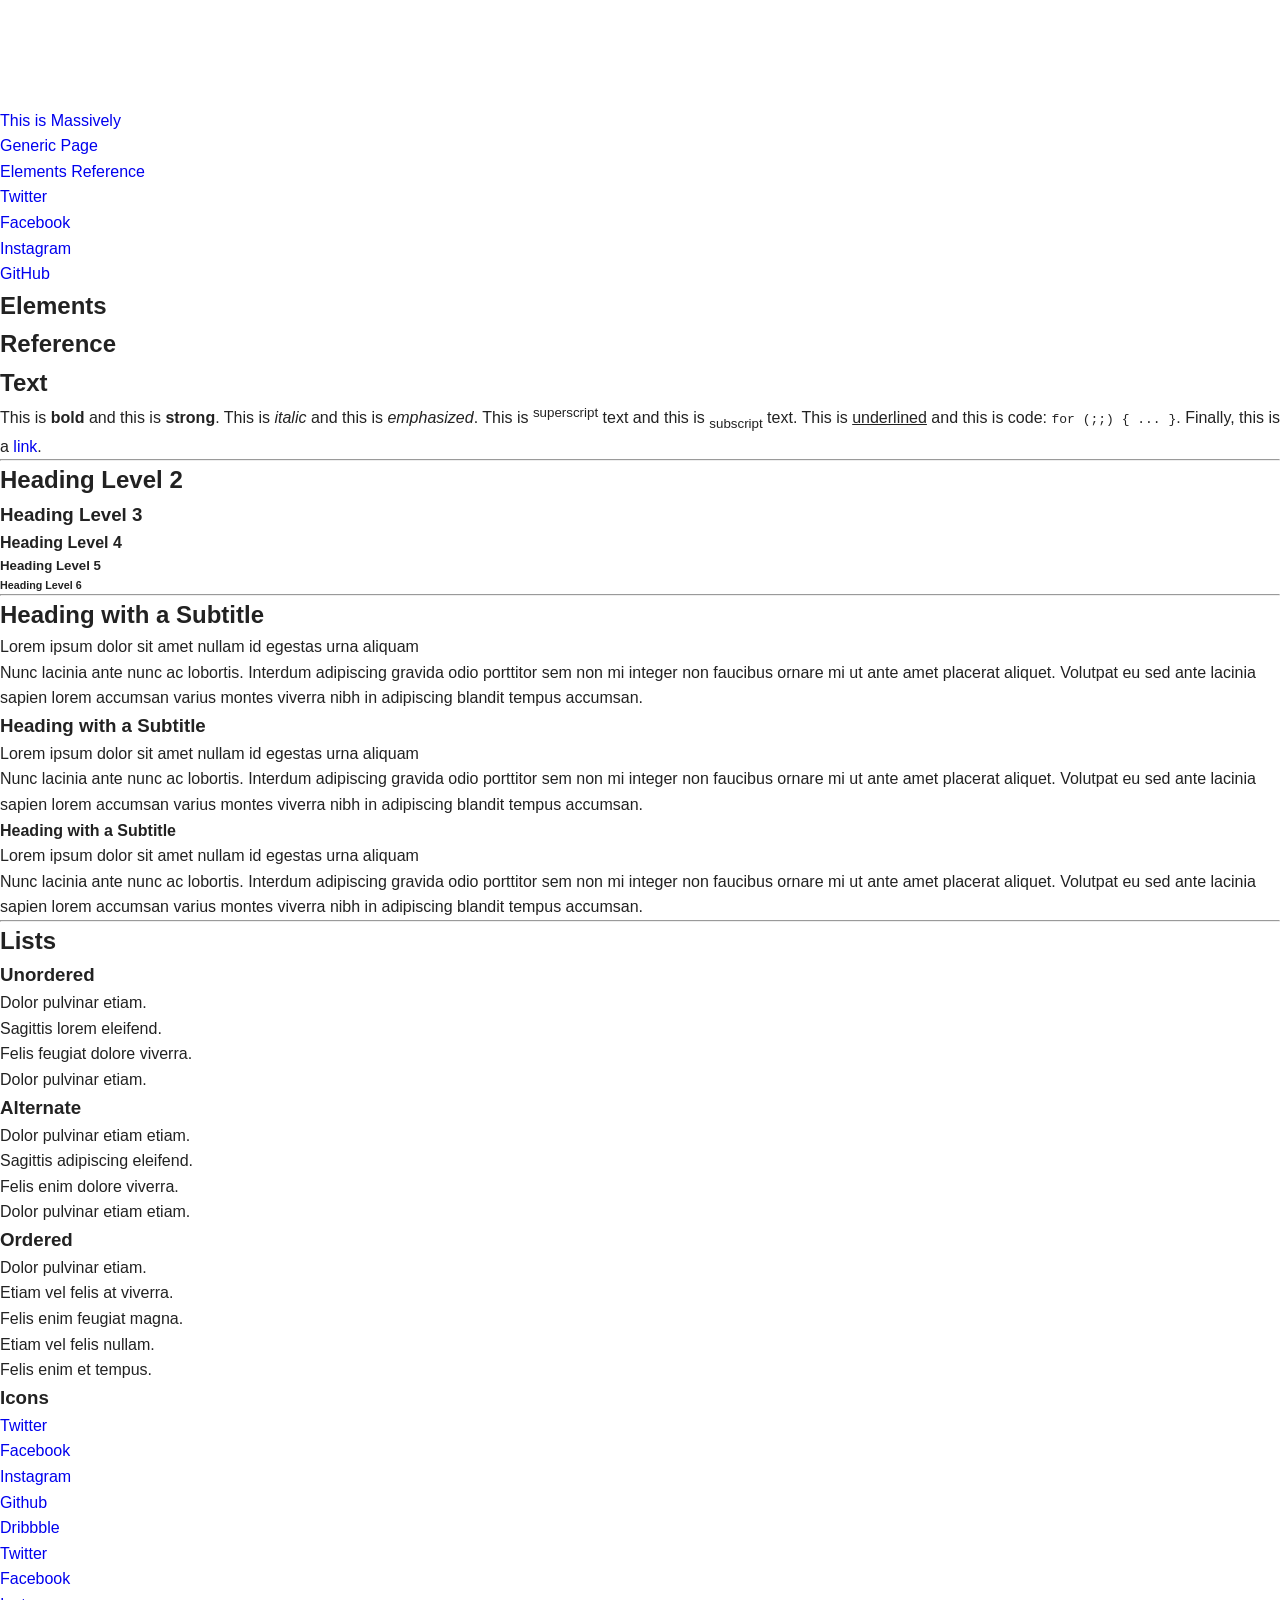
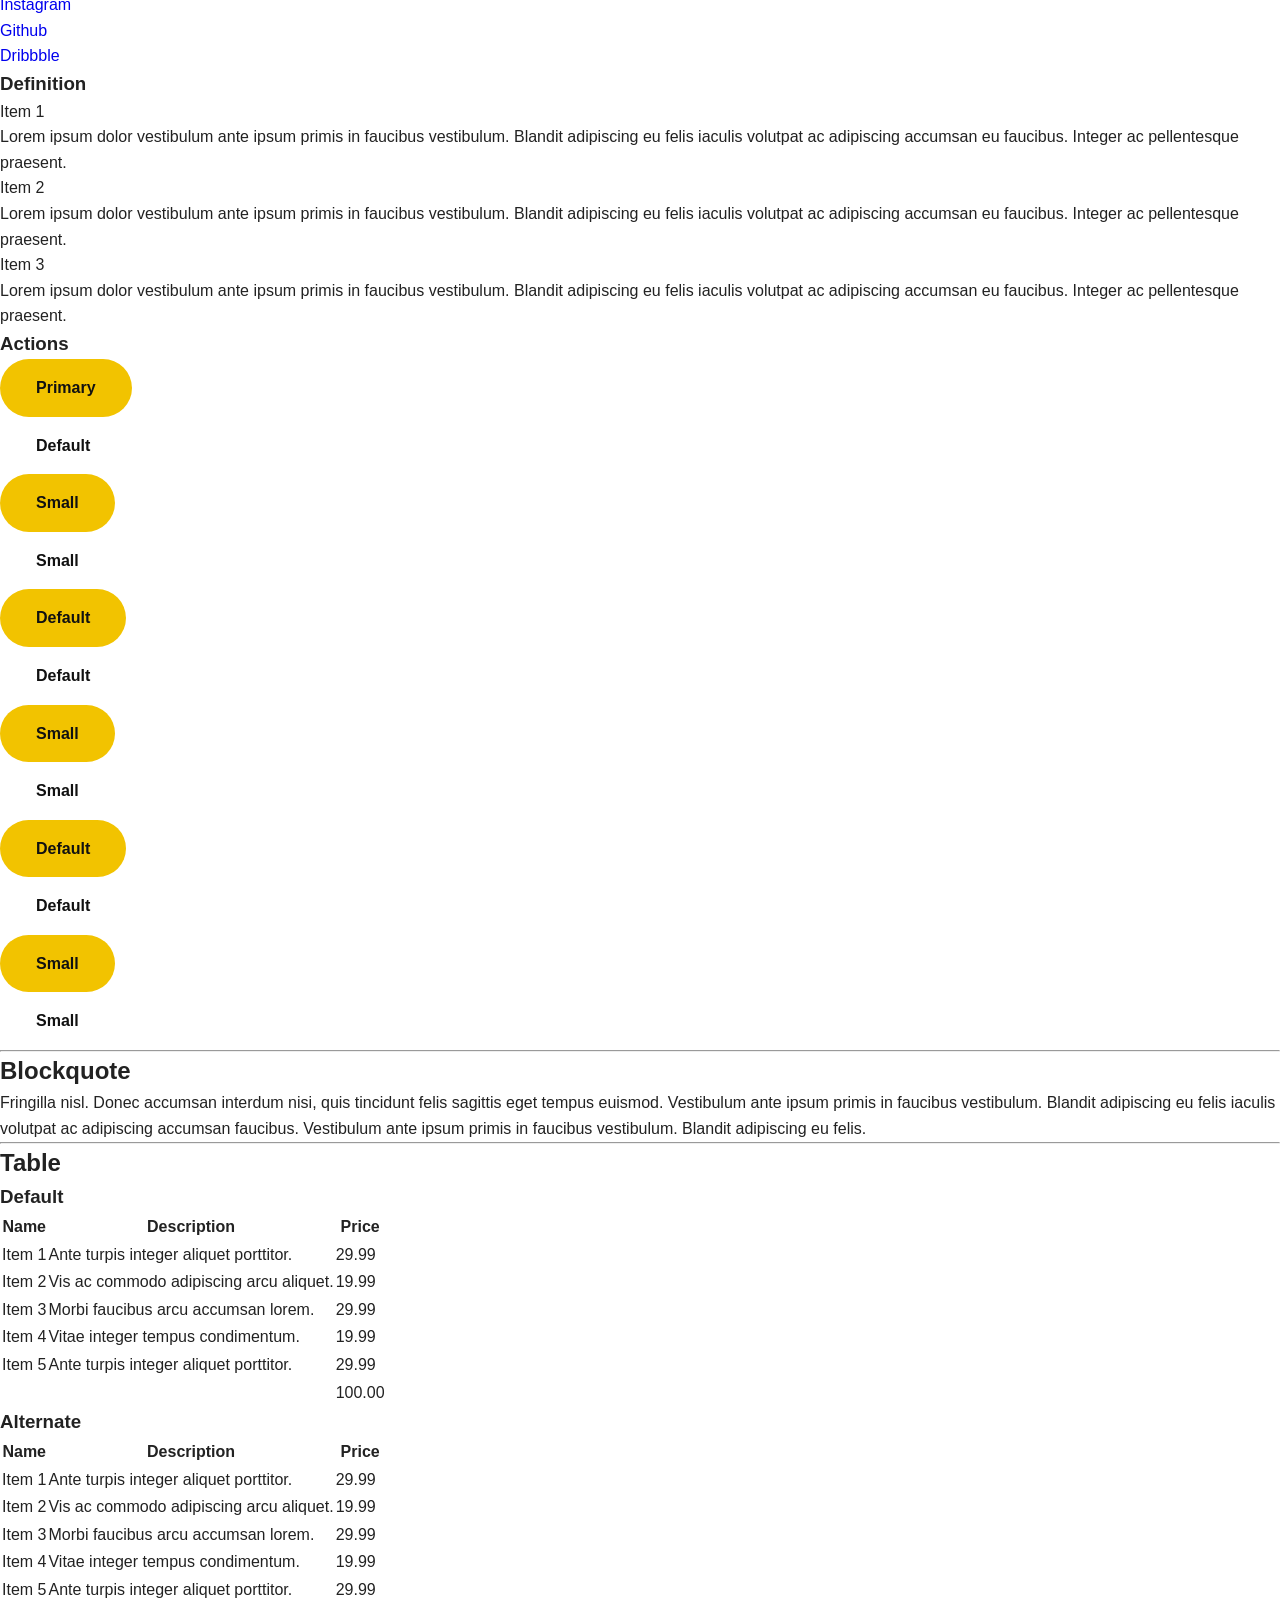
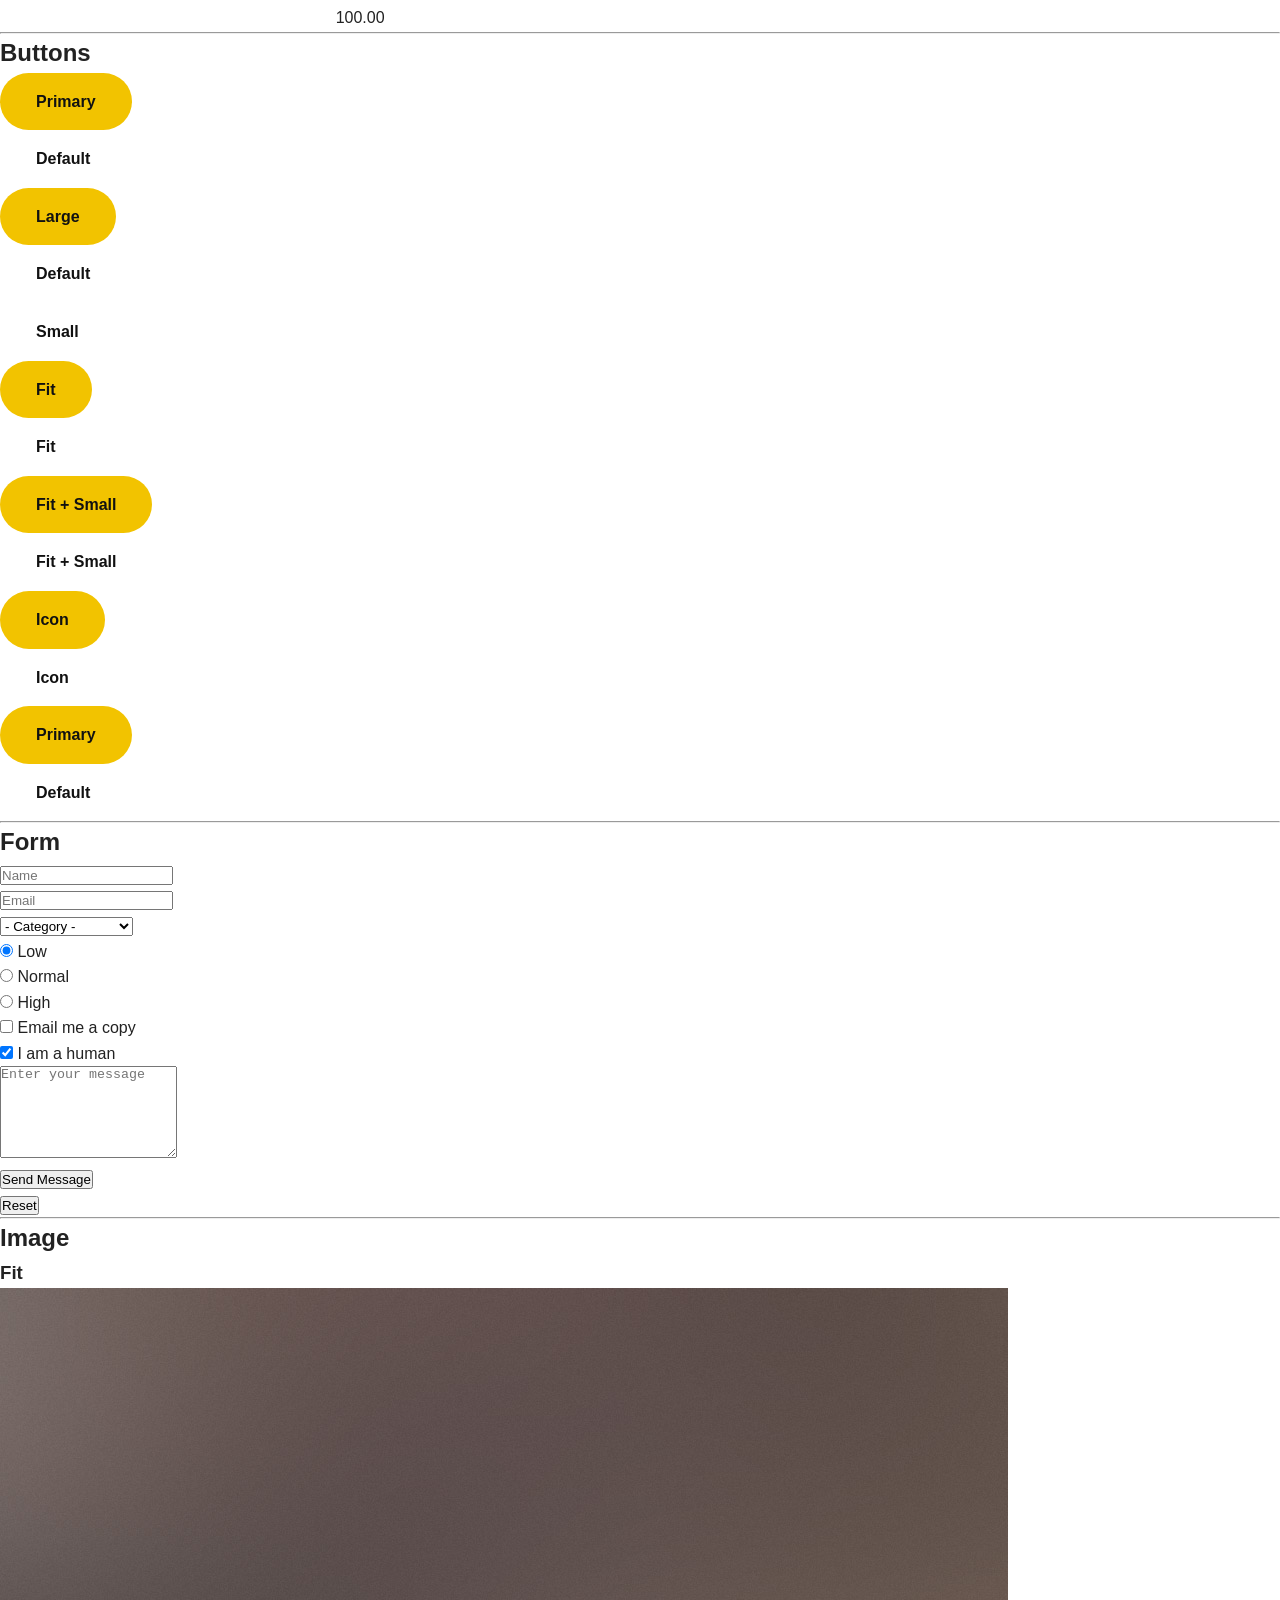
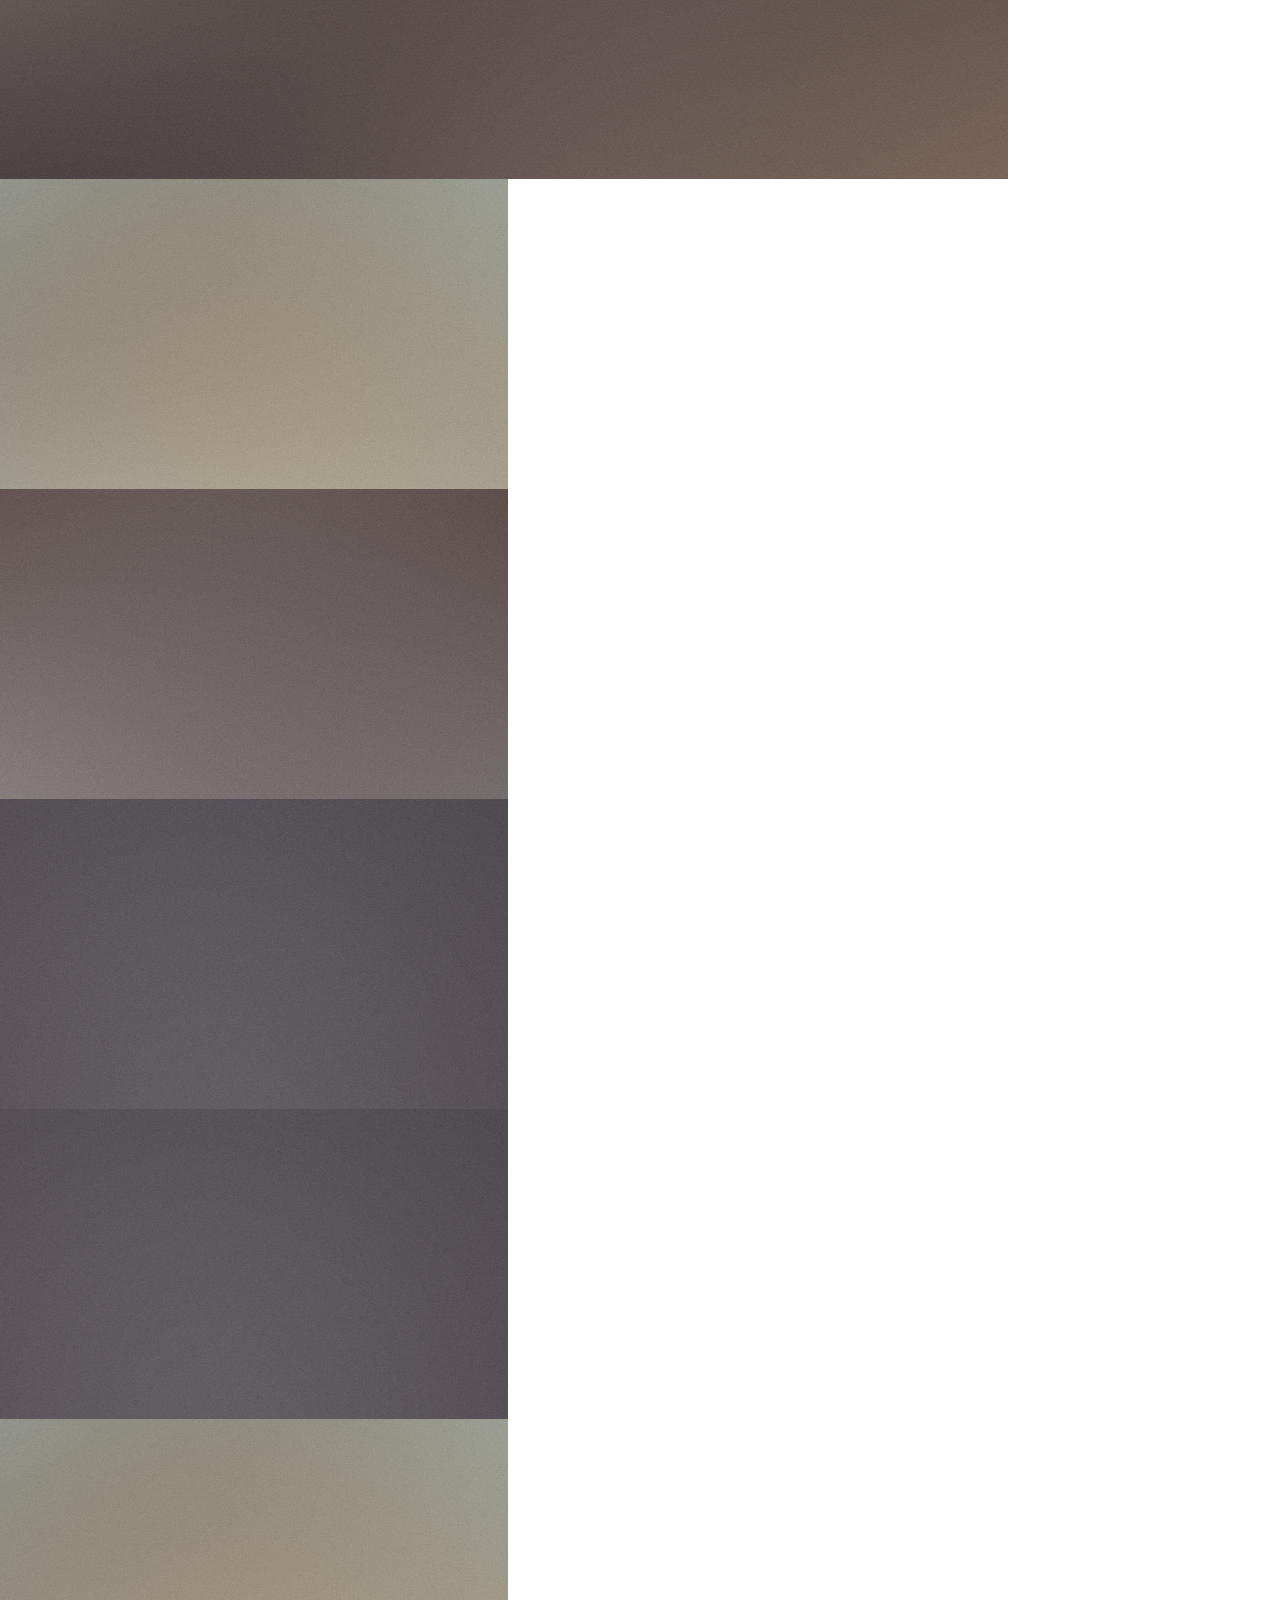
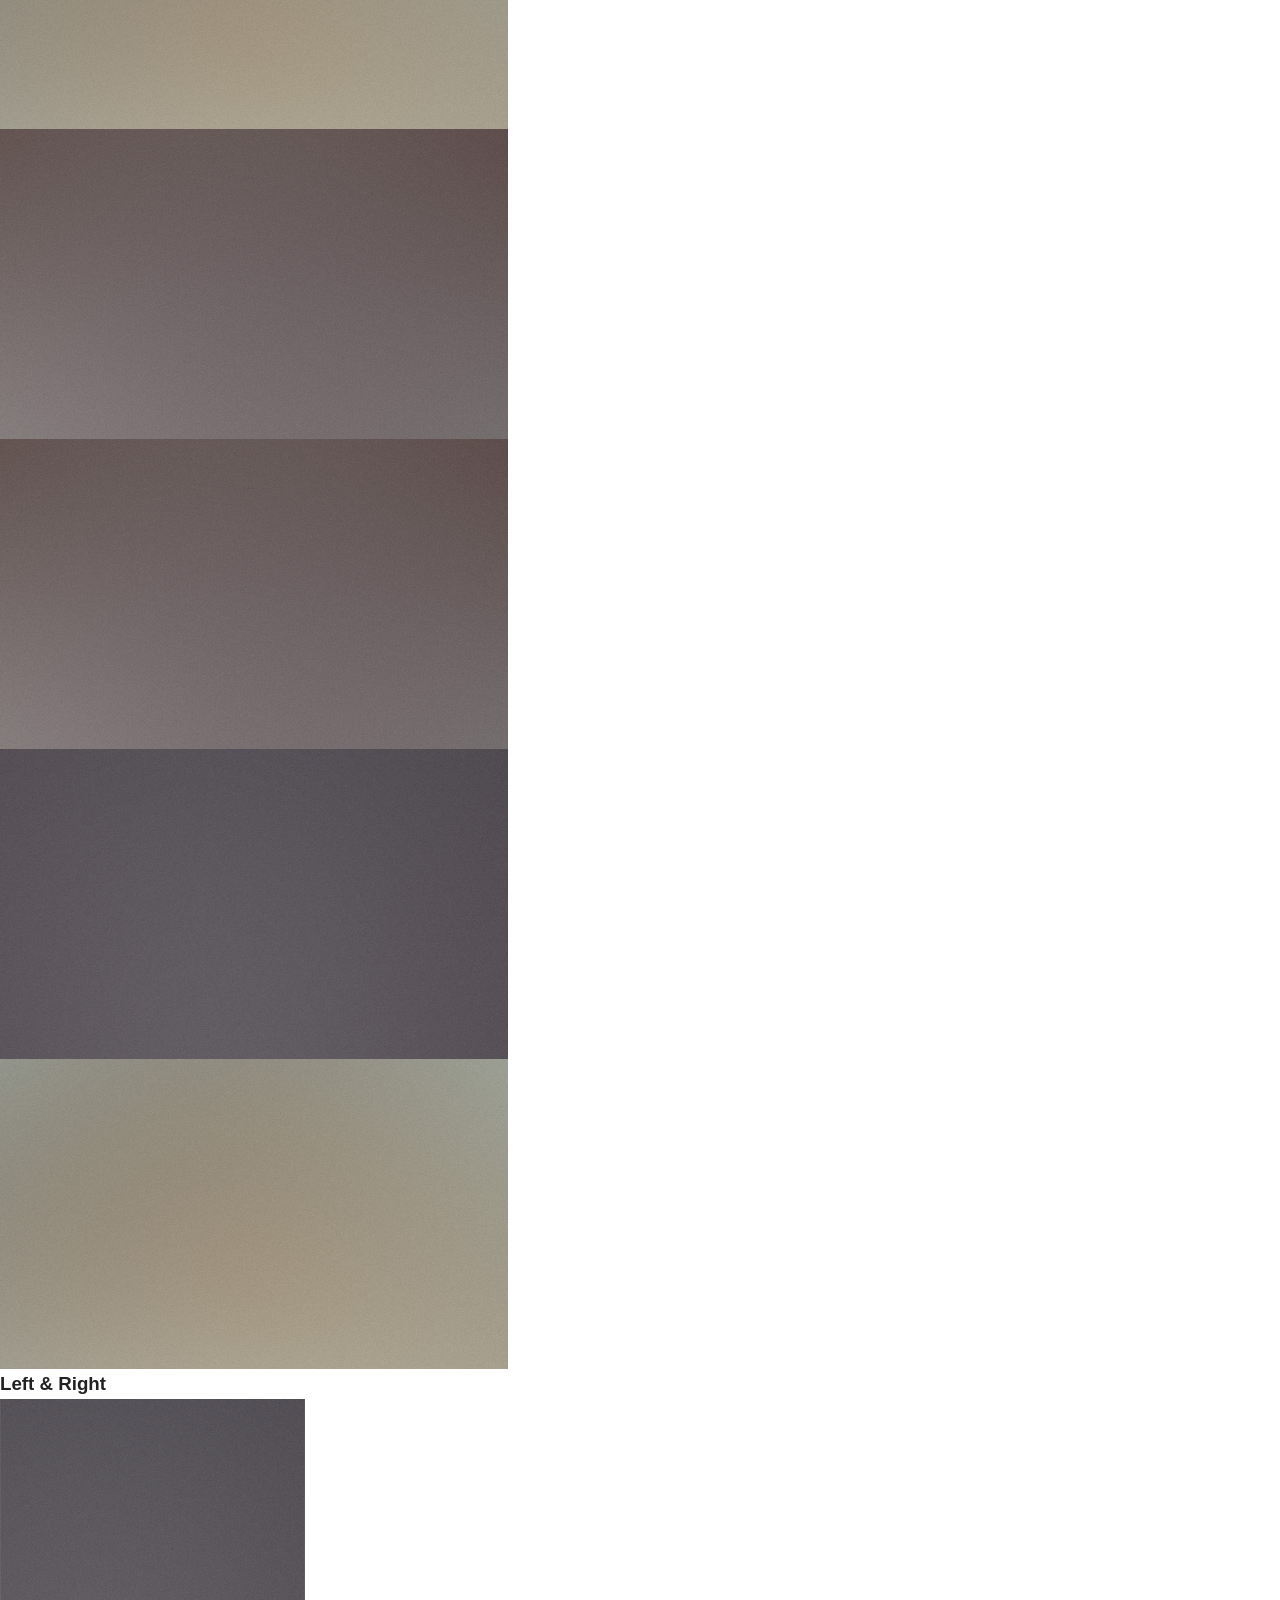
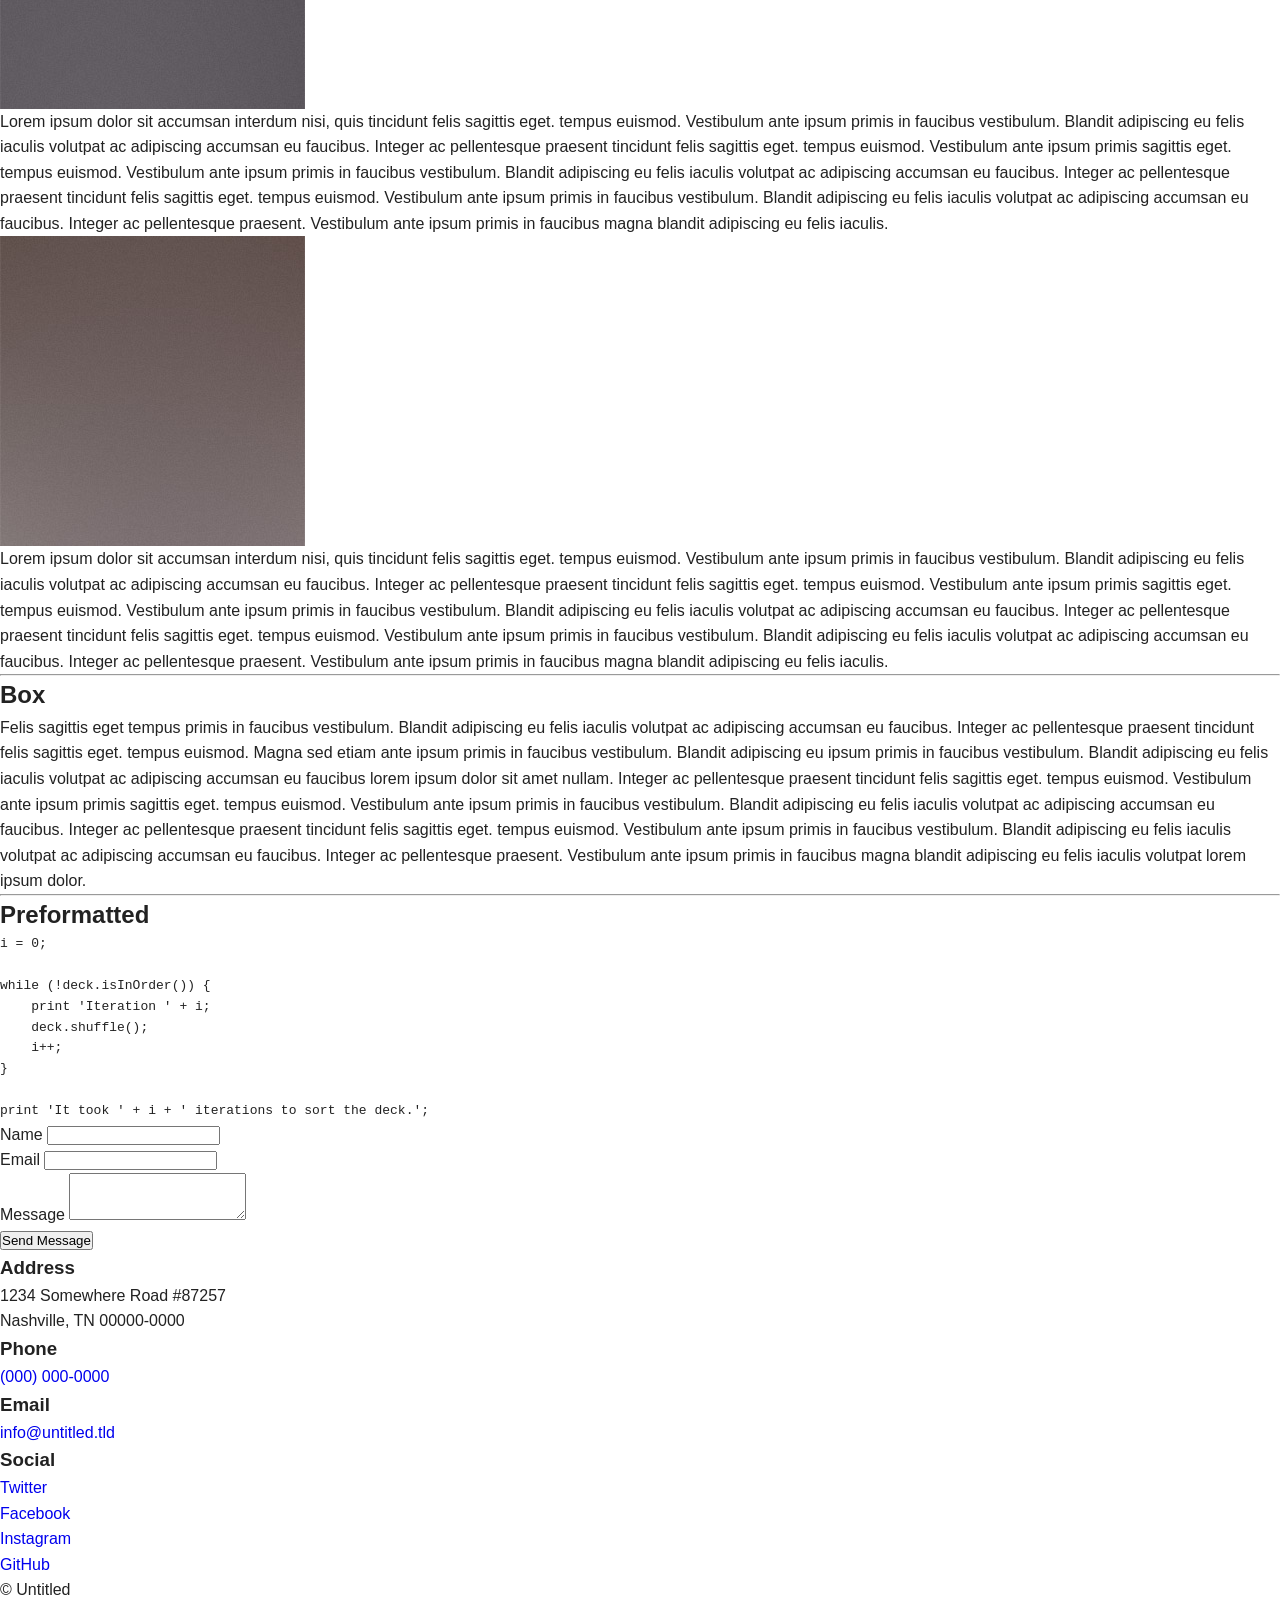
<file: elements.html>
<!DOCTYPE HTML>
<!--
	Massively by HTML5 UP
	html5up.net | @ajlkn
	Free for personal and commercial use under the CCA 3.0 license (html5up.net/license)
-->
<html>
	<head>
		<title>Elements Reference - Massively by HTML5 UP</title>
		<meta charset="utf-8" />
		<meta name="viewport" content="width=device-width, initial-scale=1, user-scalable=no" />
		<link rel="stylesheet" href="assets/css/main.css" />
		<noscript><link rel="stylesheet" href="assets/css/noscript.css" /></noscript>
	</head>
	<body class="is-preload">

		<!-- Wrapper -->
			<div id="wrapper">

				<!-- Header -->
					<header id="header">
						<a href="index.html" class="logo">Massively</a>
					</header>

				<!-- Nav -->
					<nav id="nav">
						<ul class="links">
							<li><a href="index.html">This is Massively</a></li>
							<li><a href="generic.html">Generic Page</a></li>
							<li class="active"><a href="elements.html">Elements Reference</a></li>
						</ul>
						<ul class="icons">
							<li><a href="#" class="icon brands fa-twitter"><span class="label">Twitter</span></a></li>
							<li><a href="#" class="icon brands fa-facebook-f"><span class="label">Facebook</span></a></li>
							<li><a href="#" class="icon brands fa-instagram"><span class="label">Instagram</span></a></li>
							<li><a href="#" class="icon brands fa-github"><span class="label">GitHub</span></a></li>
						</ul>
					</nav>

				<!-- Main -->
					<div id="main">

						<!-- Post -->
							<section class="post">
								<header class="major">
									<h1>Elements<br />
									Reference</h1>
								</header>

								<!-- Text stuff -->
									<h2>Text</h2>
									<p>This is <b>bold</b> and this is <strong>strong</strong>. This is <i>italic</i> and this is <em>emphasized</em>.
									This is <sup>superscript</sup> text and this is <sub>subscript</sub> text.
									This is <u>underlined</u> and this is code: <code>for (;;) { ... }</code>.
									Finally, this is a <a href="#">link</a>.</p>
									<hr />
									<h2>Heading Level 2</h2>
									<h3>Heading Level 3</h3>
									<h4>Heading Level 4</h4>
									<h5>Heading Level 5</h5>
									<h6>Heading Level 6</h6>
									<hr />
									<header>
										<h2>Heading with a Subtitle</h2>
										<p>Lorem ipsum dolor sit amet nullam id egestas urna aliquam</p>
									</header>
									<p>Nunc lacinia ante nunc ac lobortis. Interdum adipiscing gravida odio porttitor sem non mi integer non faucibus ornare mi ut ante amet placerat aliquet. Volutpat eu sed ante lacinia sapien lorem accumsan varius montes viverra nibh in adipiscing blandit tempus accumsan.</p>
									<header>
										<h3>Heading with a Subtitle</h3>
										<p>Lorem ipsum dolor sit amet nullam id egestas urna aliquam</p>
									</header>
									<p>Nunc lacinia ante nunc ac lobortis. Interdum adipiscing gravida odio porttitor sem non mi integer non faucibus ornare mi ut ante amet placerat aliquet. Volutpat eu sed ante lacinia sapien lorem accumsan varius montes viverra nibh in adipiscing blandit tempus accumsan.</p>
									<header>
										<h4>Heading with a Subtitle</h4>
										<p>Lorem ipsum dolor sit amet nullam id egestas urna aliquam</p>
									</header>
									<p>Nunc lacinia ante nunc ac lobortis. Interdum adipiscing gravida odio porttitor sem non mi integer non faucibus ornare mi ut ante amet placerat aliquet. Volutpat eu sed ante lacinia sapien lorem accumsan varius montes viverra nibh in adipiscing blandit tempus accumsan.</p>

									<hr />

								<!-- Lists -->
									<h2>Lists</h2>
									<div class="row">
										<div class="col-6 col-12-small">

											<h3>Unordered</h3>
											<ul>
												<li>Dolor pulvinar etiam.</li>
												<li>Sagittis lorem eleifend.</li>
												<li>Felis feugiat dolore viverra.</li>
												<li>Dolor pulvinar etiam.</li>
											</ul>

											<h3>Alternate</h3>
											<ul class="alt">
												<li>Dolor pulvinar etiam etiam.</li>
												<li>Sagittis adipiscing eleifend.</li>
												<li>Felis enim dolore viverra.</li>
												<li>Dolor pulvinar etiam etiam.</li>
											</ul>

										</div>
										<div class="col-6 col-12-small">

											<h3>Ordered</h3>
											<ol>
												<li>Dolor pulvinar etiam.</li>
												<li>Etiam vel felis at viverra.</li>
												<li>Felis enim feugiat magna.</li>
												<li>Etiam vel felis nullam.</li>
												<li>Felis enim et tempus.</li>
											</ol>

											<h3>Icons</h3>
											<ul class="icons">
												<li><a href="#" class="icon brands fa-twitter"><span class="label">Twitter</span></a></li>
												<li><a href="#" class="icon brands fa-facebook-f"><span class="label">Facebook</span></a></li>
												<li><a href="#" class="icon brands fa-instagram"><span class="label">Instagram</span></a></li>
												<li><a href="#" class="icon brands fa-github"><span class="label">Github</span></a></li>
												<li><a href="#" class="icon brands fa-dribbble"><span class="label">Dribbble</span></a></li>
											</ul>
											<ul class="icons alt">
												<li><a href="#" class="icon brands alt fa-twitter"><span class="label">Twitter</span></a></li>
												<li><a href="#" class="icon brands alt fa-facebook-f"><span class="label">Facebook</span></a></li>
												<li><a href="#" class="icon brands alt fa-instagram"><span class="label">Instagram</span></a></li>
												<li><a href="#" class="icon brands alt fa-github"><span class="label">Github</span></a></li>
												<li><a href="#" class="icon brands alt fa-dribbble"><span class="label">Dribbble</span></a></li>
											</ul>

										</div>
									</div>
									<h3>Definition</h3>
									<dl>
										<dt>Item 1</dt>
										<dd>
											<p>Lorem ipsum dolor vestibulum ante ipsum primis in faucibus vestibulum. Blandit adipiscing eu felis iaculis volutpat ac adipiscing accumsan eu faucibus. Integer ac pellentesque praesent.</p>
										</dd>
										<dt>Item 2</dt>
										<dd>
											<p>Lorem ipsum dolor vestibulum ante ipsum primis in faucibus vestibulum. Blandit adipiscing eu felis iaculis volutpat ac adipiscing accumsan eu faucibus. Integer ac pellentesque praesent.</p>
										</dd>
										<dt>Item 3</dt>
										<dd>
											<p>Lorem ipsum dolor vestibulum ante ipsum primis in faucibus vestibulum. Blandit adipiscing eu felis iaculis volutpat ac adipiscing accumsan eu faucibus. Integer ac pellentesque praesent.</p>
										</dd>
									</dl>

									<h3>Actions</h3>
									<ul class="actions">
										<li><a href="#" class="button primary">Primary</a></li>
										<li><a href="#" class="button">Default</a></li>
									</ul>
									<ul class="actions small">
										<li><a href="#" class="button primary small">Small</a></li>
										<li><a href="#" class="button small">Small</a></li>
									</ul>
									<div class="row">
										<div class="col-6 col-12-small">
											<ul class="actions stacked">
												<li><a href="#" class="button primary">Default</a></li>
												<li><a href="#" class="button">Default</a></li>
											</ul>
										</div>
										<div class="col-6 col-12-small">
											<ul class="actions stacked">
												<li><a href="#" class="button primary small">Small</a></li>
												<li><a href="#" class="button small">Small</a></li>
											</ul>
										</div>
									</div>
									<div class="row">
										<div class="col-6 col-12-small">
											<ul class="actions stacked">
												<li><a href="#" class="button primary fit">Default</a></li>
												<li><a href="#" class="button fit">Default</a></li>
											</ul>
										</div>
										<div class="col-6 col-12-small">
											<ul class="actions stacked">
												<li><a href="#" class="button primary small fit">Small</a></li>
												<li><a href="#" class="button small fit">Small</a></li>
											</ul>
										</div>
									</div>

									<hr />

								<!-- Blockquote -->
									<h2>Blockquote</h2>
									<blockquote>Fringilla nisl. Donec accumsan interdum nisi, quis tincidunt felis sagittis eget tempus euismod. Vestibulum ante ipsum primis in faucibus vestibulum. Blandit adipiscing eu felis iaculis volutpat ac adipiscing accumsan faucibus. Vestibulum ante ipsum primis in faucibus vestibulum. Blandit adipiscing eu felis.</blockquote>

									<hr />

								<!-- Table -->
									<h2>Table</h2>

									<h3>Default</h3>
									<div class="table-wrapper">
										<table>
											<thead>
												<tr>
													<th>Name</th>
													<th>Description</th>
													<th>Price</th>
												</tr>
											</thead>
											<tbody>
												<tr>
													<td>Item 1</td>
													<td>Ante turpis integer aliquet porttitor.</td>
													<td>29.99</td>
												</tr>
												<tr>
													<td>Item 2</td>
													<td>Vis ac commodo adipiscing arcu aliquet.</td>
													<td>19.99</td>
												</tr>
												<tr>
													<td>Item 3</td>
													<td> Morbi faucibus arcu accumsan lorem.</td>
													<td>29.99</td>
												</tr>
												<tr>
													<td>Item 4</td>
													<td>Vitae integer tempus condimentum.</td>
													<td>19.99</td>
												</tr>
												<tr>
													<td>Item 5</td>
													<td>Ante turpis integer aliquet porttitor.</td>
													<td>29.99</td>
												</tr>
											</tbody>
											<tfoot>
												<tr>
													<td colspan="2"></td>
													<td>100.00</td>
												</tr>
											</tfoot>
										</table>
									</div>

									<h3>Alternate</h3>
									<div class="table-wrapper">
										<table class="alt">
											<thead>
												<tr>
													<th>Name</th>
													<th>Description</th>
													<th>Price</th>
												</tr>
											</thead>
											<tbody>
												<tr>
													<td>Item 1</td>
													<td>Ante turpis integer aliquet porttitor.</td>
													<td>29.99</td>
												</tr>
												<tr>
													<td>Item 2</td>
													<td>Vis ac commodo adipiscing arcu aliquet.</td>
													<td>19.99</td>
												</tr>
												<tr>
													<td>Item 3</td>
													<td> Morbi faucibus arcu accumsan lorem.</td>
													<td>29.99</td>
												</tr>
												<tr>
													<td>Item 4</td>
													<td>Vitae integer tempus condimentum.</td>
													<td>19.99</td>
												</tr>
												<tr>
													<td>Item 5</td>
													<td>Ante turpis integer aliquet porttitor.</td>
													<td>29.99</td>
												</tr>
											</tbody>
											<tfoot>
												<tr>
													<td colspan="2"></td>
													<td>100.00</td>
												</tr>
											</tfoot>
										</table>
									</div>

									<hr />

								<!-- Buttons -->
									<h2>Buttons</h2>
									<ul class="actions">
										<li><a href="#" class="button primary">Primary</a></li>
										<li><a href="#" class="button">Default</a></li>
									</ul>
									<ul class="actions">
										<li><a href="#" class="button primary large">Large</a></li>
										<li><a href="#" class="button">Default</a></li>
										<li><a href="#" class="button small">Small</a></li>
									</ul>
									<ul class="actions fit">
										<li><a href="#" class="button primary fit">Fit</a></li>
										<li><a href="#" class="button fit">Fit</a></li>
									</ul>
									<ul class="actions fit small">
										<li><a href="#" class="button primary fit small">Fit + Small</a></li>
										<li><a href="#" class="button fit small">Fit + Small</a></li>
									</ul>
									<ul class="actions">
										<li><a href="#" class="button primary icon solid fa-search">Icon</a></li>
										<li><a href="#" class="button icon solid fa-download">Icon</a></li>
									</ul>
									<ul class="actions">
										<li><span class="button primary disabled">Primary</span></li>
										<li><span class="button disabled">Default</span></li>
									</ul>

									<hr />

								<!-- Form -->
									<h2>Form</h2>

									<form method="post" action="#">
										<div class="row gtr-uniform">
											<div class="col-6 col-12-xsmall">
												<input type="text" name="demo-name" id="demo-name" value="" placeholder="Name" />
											</div>
											<div class="col-6 col-12-xsmall">
												<input type="email" name="demo-email" id="demo-email" value="" placeholder="Email" />
											</div>
											<!-- Break -->
											<div class="col-12">
												<select name="demo-category" id="demo-category">
													<option value="">- Category -</option>
													<option value="1">Manufacturing</option>
													<option value="1">Shipping</option>
													<option value="1">Administration</option>
													<option value="1">Human Resources</option>
												</select>
											</div>
											<!-- Break -->
											<div class="col-4 col-12-small">
												<input type="radio" id="demo-priority-low" name="demo-priority" checked>
												<label for="demo-priority-low">Low</label>
											</div>
											<div class="col-4 col-12-small">
												<input type="radio" id="demo-priority-normal" name="demo-priority">
												<label for="demo-priority-normal">Normal</label>
											</div>
											<div class="col-4 col-12-small">
												<input type="radio" id="demo-priority-high" name="demo-priority">
												<label for="demo-priority-high">High</label>
											</div>
											<!-- Break -->
											<div class="col-6 col-12-small">
												<input type="checkbox" id="demo-copy" name="demo-copy">
												<label for="demo-copy">Email me a copy</label>
											</div>
											<div class="col-6 col-12-small">
												<input type="checkbox" id="demo-human" name="demo-human" checked>
												<label for="demo-human">I am a human</label>
											</div>
											<!-- Break -->
											<div class="col-12">
												<textarea name="demo-message" id="demo-message" placeholder="Enter your message" rows="6"></textarea>
											</div>
											<!-- Break -->
											<div class="col-12">
												<ul class="actions">
													<li><input type="submit" value="Send Message" class="primary" /></li>
													<li><input type="reset" value="Reset" /></li>
												</ul>
											</div>
										</div>
									</form>

									<hr />

								<!-- Image -->
									<h2>Image</h2>

									<h3>Fit</h3>
									<span class="image fit"><img src="images/pic01.jpg" alt="" /></span>
									<div class="box alt">
										<div class="row gtr-50 gtr-uniform">
											<div class="col-4"><span class="image fit"><img src="images/pic02.jpg" alt="" /></span></div>
											<div class="col-4"><span class="image fit"><img src="images/pic03.jpg" alt="" /></span></div>
											<div class="col-4"><span class="image fit"><img src="images/pic04.jpg" alt="" /></span></div>
											<!-- Break -->
											<div class="col-4"><span class="image fit"><img src="images/pic04.jpg" alt="" /></span></div>
											<div class="col-4"><span class="image fit"><img src="images/pic02.jpg" alt="" /></span></div>
											<div class="col-4"><span class="image fit"><img src="images/pic03.jpg" alt="" /></span></div>
											<!-- Break -->
											<div class="col-4"><span class="image fit"><img src="images/pic03.jpg" alt="" /></span></div>
											<div class="col-4"><span class="image fit"><img src="images/pic04.jpg" alt="" /></span></div>
											<div class="col-4"><span class="image fit"><img src="images/pic02.jpg" alt="" /></span></div>
										</div>
									</div>

									<h3>Left &amp; Right</h3>
									<p><span class="image left"><img src="images/pic08.jpg" alt="" /></span>Lorem ipsum dolor sit accumsan interdum nisi, quis tincidunt felis sagittis eget. tempus euismod. Vestibulum ante ipsum primis in faucibus vestibulum. Blandit adipiscing eu felis iaculis volutpat ac adipiscing accumsan eu faucibus. Integer ac pellentesque praesent tincidunt felis sagittis eget. tempus euismod. Vestibulum ante ipsum primis sagittis eget. tempus euismod. Vestibulum ante ipsum primis in faucibus vestibulum. Blandit adipiscing eu felis iaculis volutpat ac adipiscing accumsan eu faucibus. Integer ac pellentesque praesent tincidunt felis sagittis eget. tempus euismod. Vestibulum ante ipsum primis in faucibus vestibulum. Blandit adipiscing eu felis iaculis volutpat ac adipiscing accumsan eu faucibus. Integer ac pellentesque praesent. Vestibulum ante ipsum primis in faucibus magna blandit adipiscing eu felis iaculis.</p>
									<p><span class="image right"><img src="images/pic09.jpg" alt="" /></span>Lorem ipsum dolor sit accumsan interdum nisi, quis tincidunt felis sagittis eget. tempus euismod. Vestibulum ante ipsum primis in faucibus vestibulum. Blandit adipiscing eu felis iaculis volutpat ac adipiscing accumsan eu faucibus. Integer ac pellentesque praesent tincidunt felis sagittis eget. tempus euismod. Vestibulum ante ipsum primis sagittis eget. tempus euismod. Vestibulum ante ipsum primis in faucibus vestibulum. Blandit adipiscing eu felis iaculis volutpat ac adipiscing accumsan eu faucibus. Integer ac pellentesque praesent tincidunt felis sagittis eget. tempus euismod. Vestibulum ante ipsum primis in faucibus vestibulum. Blandit adipiscing eu felis iaculis volutpat ac adipiscing accumsan eu faucibus. Integer ac pellentesque praesent. Vestibulum ante ipsum primis in faucibus magna blandit adipiscing eu felis iaculis.</p>

									<hr />

								<!-- Box -->
									<h2>Box</h2>
									<div class="box">
										<p>Felis sagittis eget tempus primis in faucibus vestibulum. Blandit adipiscing eu felis iaculis volutpat ac adipiscing accumsan eu faucibus. Integer ac pellentesque praesent tincidunt felis sagittis eget. tempus euismod. Magna sed etiam ante ipsum primis in faucibus vestibulum. Blandit adipiscing eu ipsum primis in faucibus vestibulum. Blandit adipiscing eu felis iaculis volutpat ac adipiscing accumsan eu faucibus lorem ipsum dolor sit amet nullam. Integer ac pellentesque praesent tincidunt felis sagittis eget. tempus euismod. Vestibulum ante ipsum primis sagittis eget. tempus euismod. Vestibulum ante ipsum primis in faucibus vestibulum. Blandit adipiscing eu felis iaculis volutpat ac adipiscing accumsan eu faucibus. Integer ac pellentesque praesent tincidunt felis sagittis eget. tempus euismod. Vestibulum ante ipsum primis in faucibus vestibulum. Blandit adipiscing eu felis iaculis volutpat ac adipiscing accumsan eu faucibus. Integer ac pellentesque praesent. Vestibulum ante ipsum primis in faucibus magna blandit adipiscing eu felis iaculis volutpat lorem ipsum dolor.</p>
									</div>

									<hr />

								<!-- Preformatted Code -->
									<h2>Preformatted</h2>
									<pre><code>i = 0;

while (!deck.isInOrder()) {
    print 'Iteration ' + i;
    deck.shuffle();
    i++;
}

print 'It took ' + i + ' iterations to sort the deck.';
</code></pre>

							</section>

					</div>

				<!-- Footer -->
					<footer id="footer">
						<section>
							<form method="post" action="#">
								<div class="fields">
									<div class="field">
										<label for="name">Name</label>
										<input type="text" name="name" id="name" />
									</div>
									<div class="field">
										<label for="email">Email</label>
										<input type="text" name="email" id="email" />
									</div>
									<div class="field">
										<label for="message">Message</label>
										<textarea name="message" id="message" rows="3"></textarea>
									</div>
								</div>
								<ul class="actions">
									<li><input type="submit" value="Send Message" /></li>
								</ul>
							</form>
						</section>
						<section class="split contact">
							<section class="alt">
								<h3>Address</h3>
								<p>1234 Somewhere Road #87257<br />
								Nashville, TN 00000-0000</p>
							</section>
							<section>
								<h3>Phone</h3>
								<p><a href="#">(000) 000-0000</a></p>
							</section>
							<section>
								<h3>Email</h3>
								<p><a href="#">info@untitled.tld</a></p>
							</section>
							<section>
								<h3>Social</h3>
								<ul class="icons alt">
									<li><a href="#" class="icon brands alt fa-twitter"><span class="label">Twitter</span></a></li>
									<li><a href="#" class="icon brands alt fa-facebook-f"><span class="label">Facebook</span></a></li>
									<li><a href="#" class="icon brands alt fa-instagram"><span class="label">Instagram</span></a></li>
									<li><a href="#" class="icon brands alt fa-github"><span class="label">GitHub</span></a></li>
								</ul>
							</section>
						</section>
					</footer>

				<!-- Copyright -->
					<div id="copyright">
						<ul><li>&copy; Untitled</li><li>Design: <a href="https://html5up.net">HTML5 UP</a></li></ul>
					</div>

			</div>

		<!-- Scripts -->
			<script src="assets/js/jquery.min.js"></script>
			<script src="assets/js/jquery.scrollex.min.js"></script>
			<script src="assets/js/jquery.scrolly.min.js"></script>
			<script src="assets/js/browser.min.js"></script>
			<script src="assets/js/breakpoints.min.js"></script>
			<script src="assets/js/util.js"></script>
			<script src="assets/js/main.js"></script>

	</body>
</html>
</file>
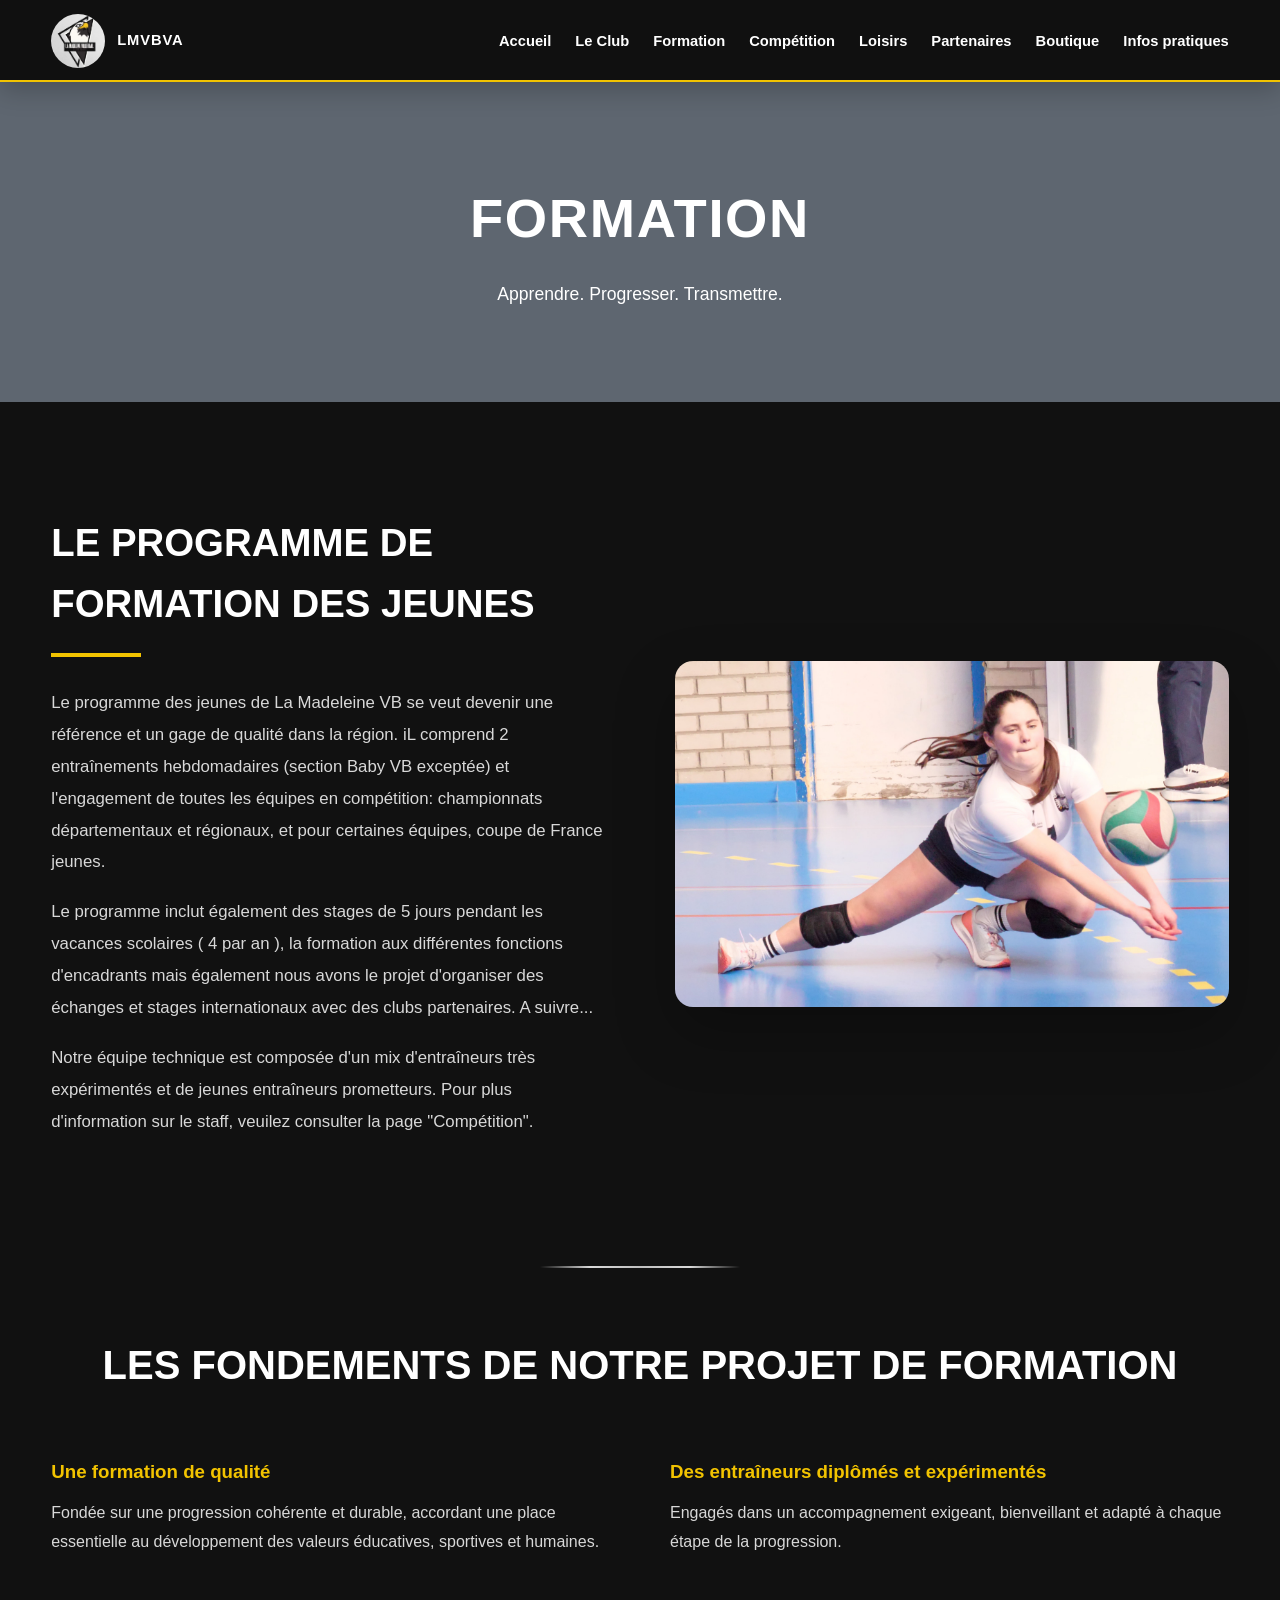
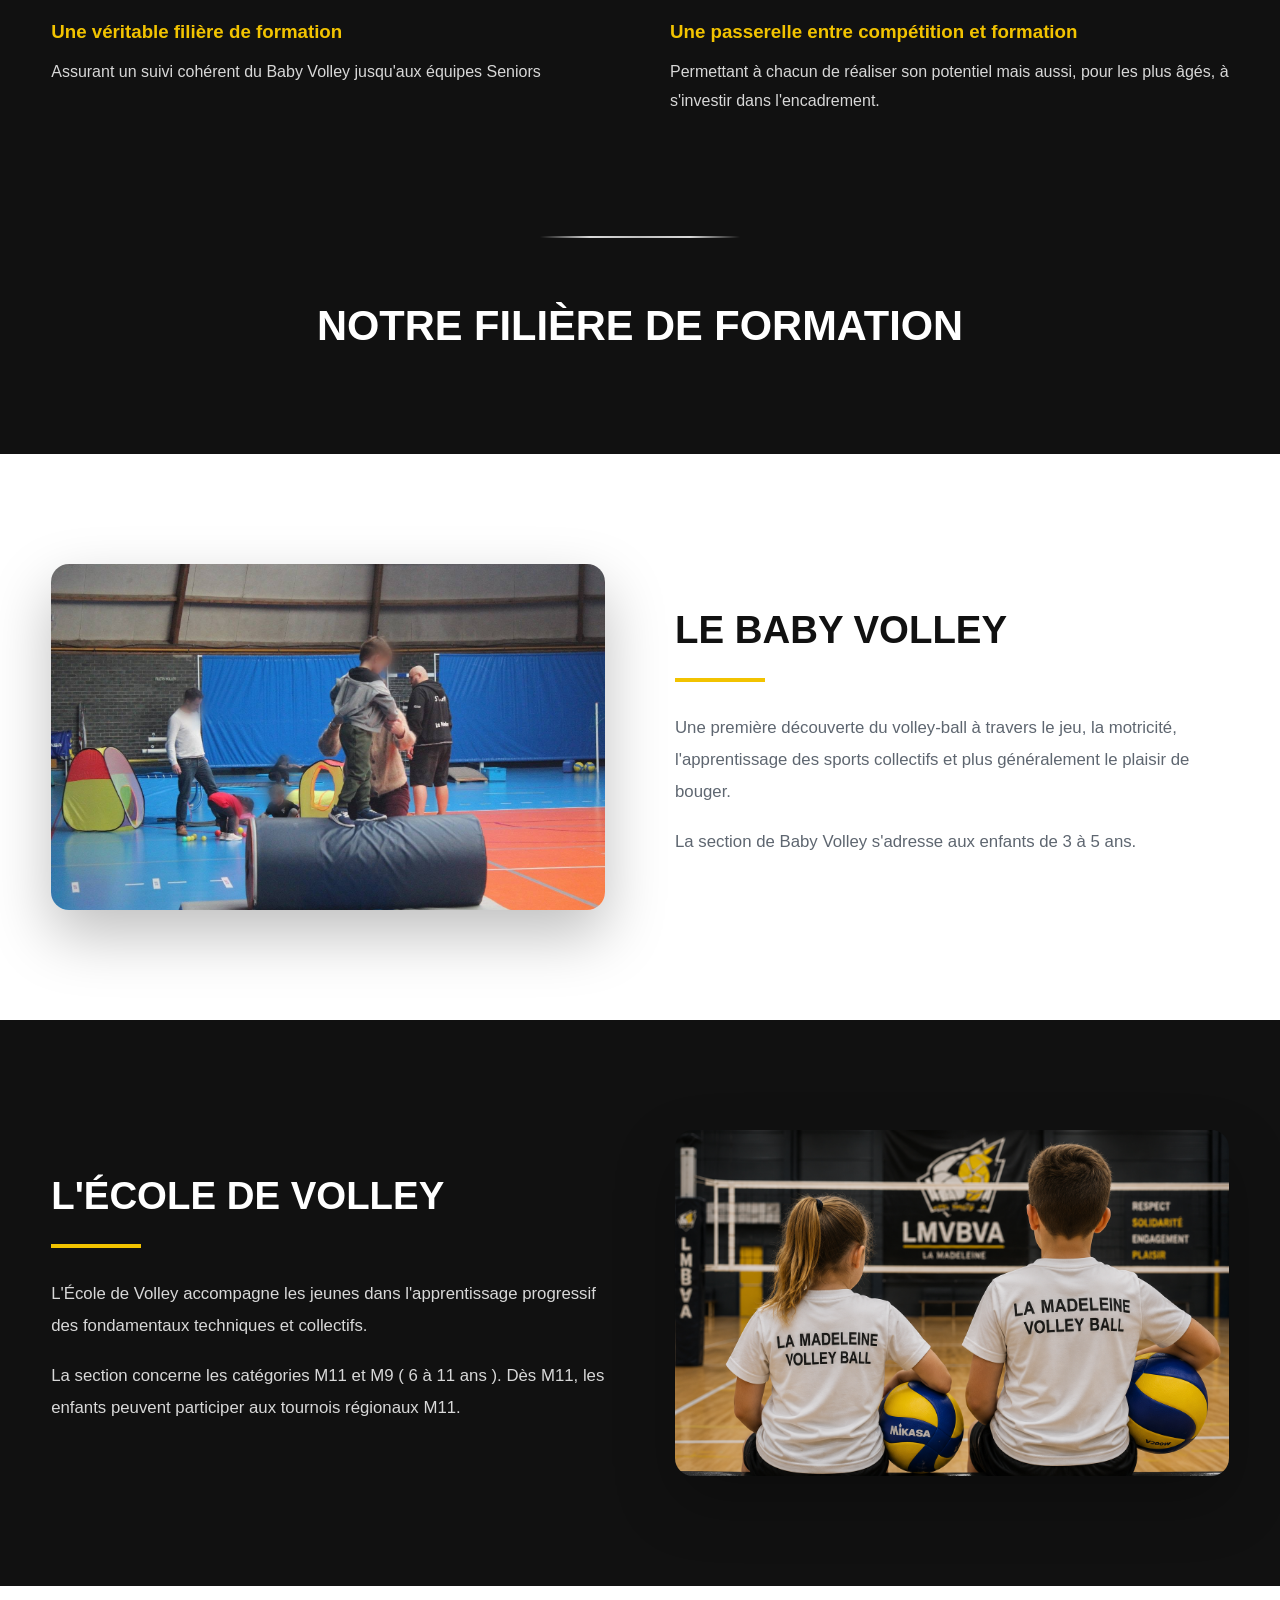
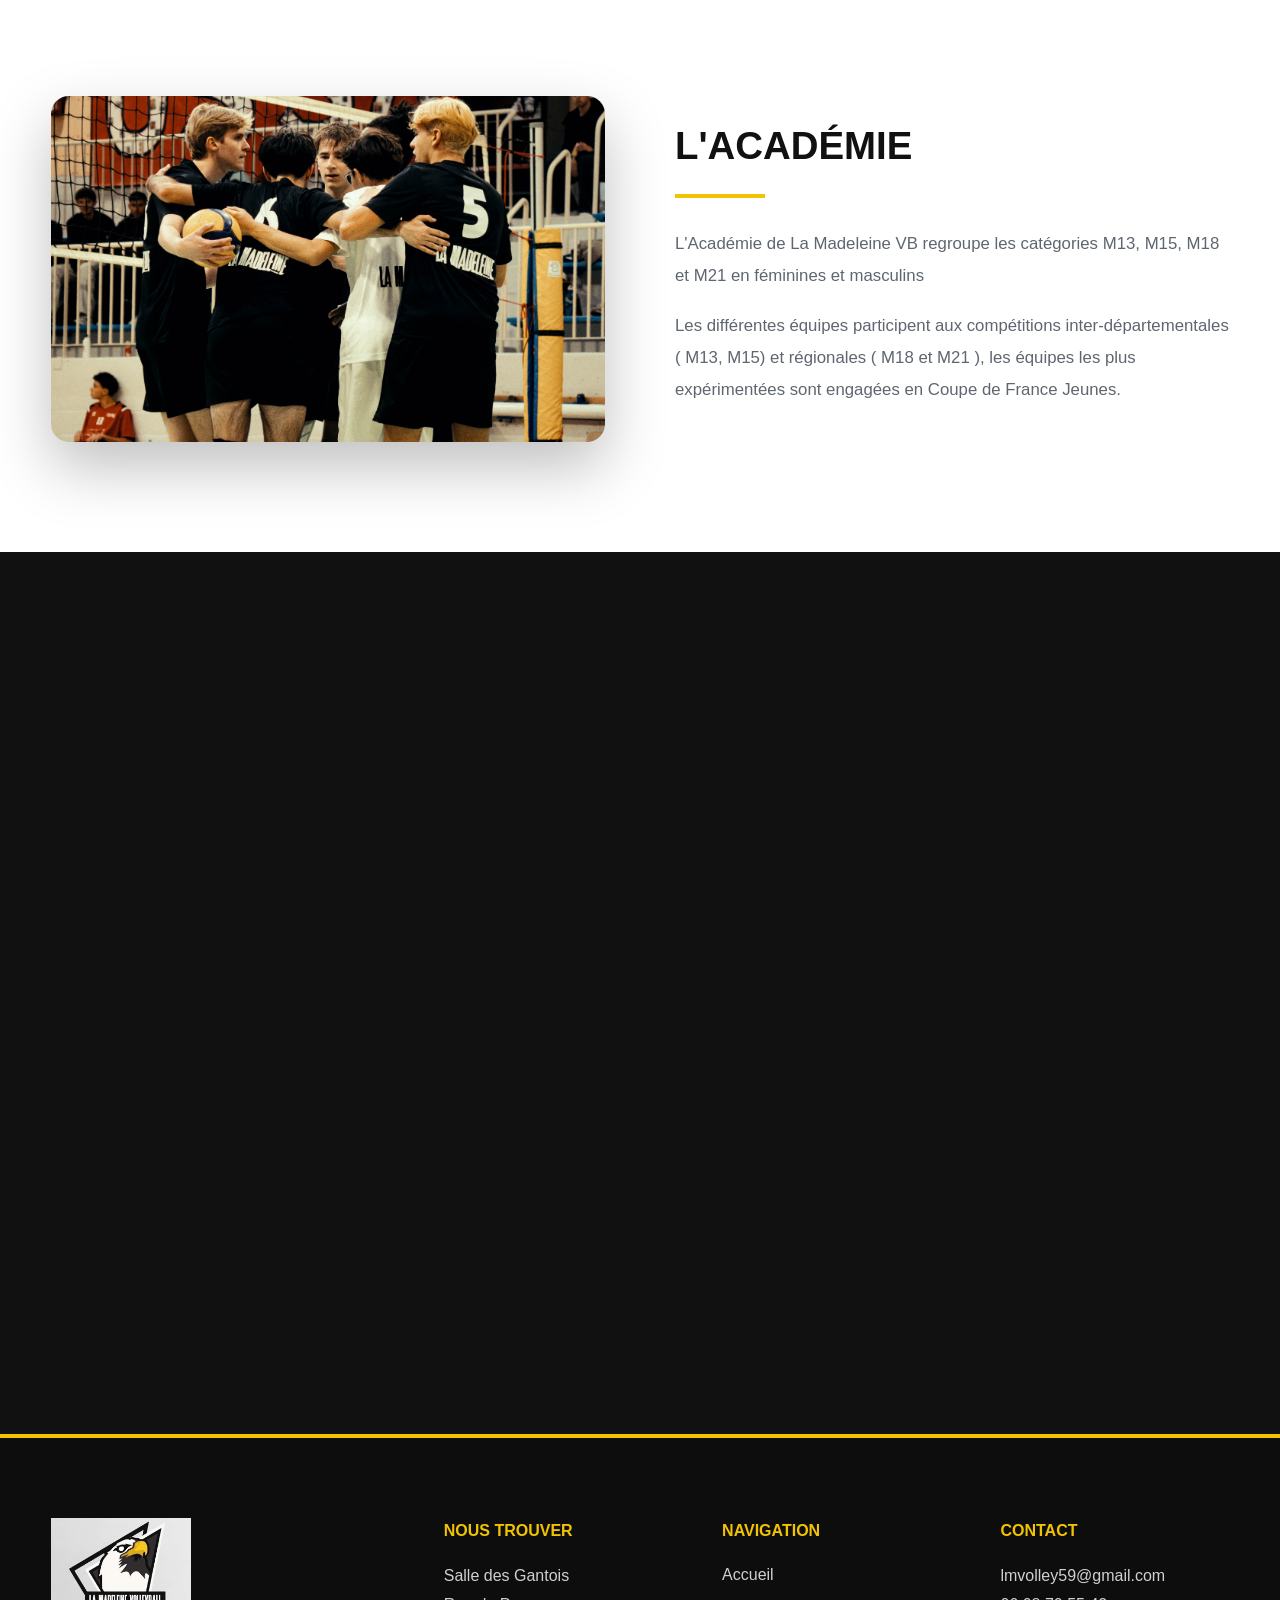
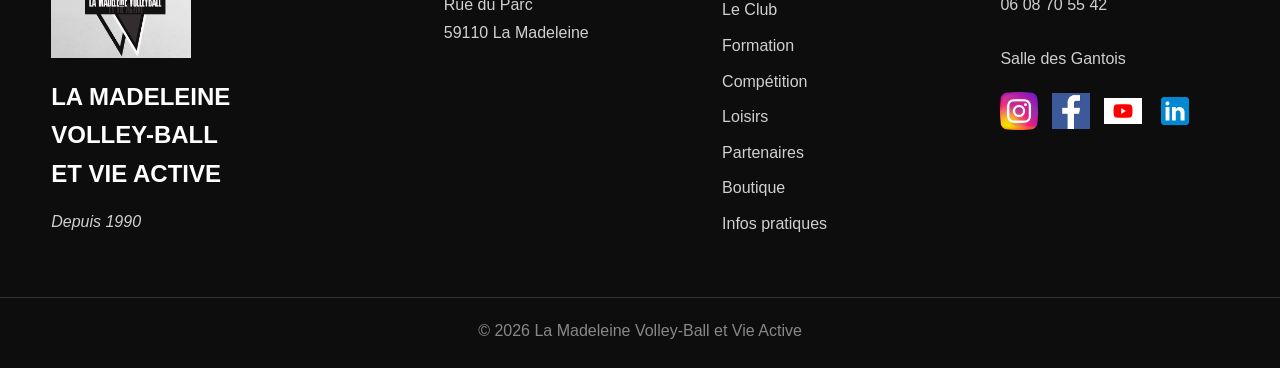
<file: formation.html>
<!DOCTYPE HTML>

<html>

<head>

    <title>Formation - La Madeleine Volley-ball et Vie Active</title>

    <meta charset="utf-8" />

    <meta name="viewport" content="width=device-width, initial-scale=1, maximum-scale=5">
    

   <link rel="stylesheet" href="assets/css/main.css" />
<link rel="stylesheet" href="assets/css/lmvbva_V4.css" />

    <noscript>
        <link rel="stylesheet" href="assets/css/noscript.css" />
    </noscript>

</head>


<body>

<div id="wrapper">


    <!-- ================= HEADER ================= -->

    <header class="topbar">

        <div class="container">

            <a href="index.html" class="logo">

                <img src="images/LOGO.jpg" alt="LMVBVA">

                <span>LMVBVA</span>

            </a>

 <nav class="main-nav">

    <button class="menu-toggle"
            type="button"
            aria-label="Ouvrir le menu"
            aria-expanded="false">
        ☰
    </button>

    <ul class="nav-menu">

        <li><a href="index.html">Accueil</a></li>
        <li><a href="club.html">Le Club</a></li>
        <li><a href="formation.html">Formation</a></li>
        <li><a href="competition.html">Compétition</a></li>
        <li><a href="loisirs.html">Loisirs</a></li>
        <li><a href="partenaires.html">Partenaires</a></li>
        <li><a href="boutique.html">Boutique</a></li>
        <li><a href="infos-pratiques.html">Infos pratiques</a></li>

    </ul>

</nav>

        </div>

    </header>


    <!-- ================= CONTENU PRINCIPAL ================= -->

    <div id="main">


        <!-- ================= HERO FORMATION ================= -->

        <section class="formation-hero">

            <div class="container formation-hero-content">

                <h1>FORMATION</h1>

                <p>
                    Apprendre. Progresser. Transmettre.
                </p>

            </div>

        </section>


        <!-- ================= PROGRAMME JEUNES ================= -->

        <section class="formation-section formation-dark">

            <div class="container formation-grid">

                <div class="formation-text">

                    <h2>LE PROGRAMME DE FORMATION DES JEUNES</h2>

                    <p>
                        Le programme des jeunes de La Madeleine VB se veut devenir une référence
                        et un gage de qualité dans la région. iL comprend 2 entraînements hebdomadaires
                        (section Baby VB exceptée) et l'engagement de toutes les équipes en compétition: 
                        championnats départementaux et régionaux, et pour certaines équipes, coupe de France jeunes.
                    </p>
                    <p>
                      Le programme inclut également des stages de 5 jours pendant les vacances scolaires ( 4 par an ), 
                      la formation aux différentes fonctions d'encadrants mais également nous avons le projet 
                      d'organiser des échanges et stages internationaux avec des clubs partenaires. A suivre...
                    </p>

                    <p>
                 Notre équipe technique est composée d'un mix d'entraîneurs très expérimentés et
                de jeunes entraîneurs prometteurs. Pour plus d'information sur le staff, 
                veuilez consulter la page "Compétition".
                    </p>

                </div>

                <div class="formation-photo">

                    <img
                        src="images/jeunes5.jpg"
                        alt="Programme de formation des jeunes du LMVBVA"
                    >

                </div>

            </div>

        </section>

  <div class="section-divider"></div>



<section class="formation-foundations">

    <div class="container">

        <h2>LES FONDEMENTS DE NOTRE PROJET DE FORMATION</h2>

        <div class="foundations-grid">

            <article class="foundation-card">

                <h3>Une formation de qualité</h3>

                <p>
                    Fondée sur une progression cohérente et durable,
                    accordant une place essentielle au développement
                    des valeurs éducatives, sportives et humaines.
                </p>

            </article>

            <article class="foundation-card">

                <h3>Des entraîneurs diplômés et expérimentés</h3>

                <p>
                    Engagés dans un accompagnement exigeant,
                    bienveillant et adapté à chaque étape
                    de la progression.
                </p>

            </article>

            <article class="foundation-card">

                <h3>Une véritable filière de formation</h3>

                <p>
                    Assurant un suivi cohérent du Baby Volley
                    jusqu'aux équipes Seniors 
                </p>

            </article>

            <article class="foundation-card">

                <h3>Une passerelle entre compétition et formation</h3>

                <p>
                    Permettant à chacun de réaliser son potentiel
                    mais aussi, pour les plus âgés, à s'investir 
                    dans l'encadrement.
                </p>

            </article>

        </div>

    </div>

</section>

<section class="formation-foundations-title">

    <div class="container">

        <div class="section-divider"></div>

        <h2 class="formation-section-title">
            NOTRE FILIÈRE DE FORMATION
        </h2>

        

    </div>

</section>

        <!-- ================= BABY VOLLEY ================= -->

        <section class="formation-section formation-light">

            <div class="container formation-grid formation-reverse">

                <div class="formation-photo">

                    <img
                        src="images/babyvb.jpg"
                        alt="Baby Volley au LMVBVA"
                    >

                </div>

                <div class="formation-text">

                    <h2>LE BABY VOLLEY</h2>

                    <p>
                        Une première découverte du volley-ball à travers
                        le jeu, la motricité, l'apprentissage des sports collectifs
                        et plus généralement le plaisir de bouger.
                    </p>

                    <p>
                        La section de Baby Volley s'adresse aux enfants
                        de 3 à 5 ans.
                    </p>

                </div>

            </div>

        </section>


        <!-- ================= ÉCOLE DE VOLLEY ================= -->

        <section class="formation-section formation-dark">

            <div class="container formation-grid">

                <div class="formation-text">

                    <h2>L'ÉCOLE DE VOLLEY</h2>

                    <p>
                        L'École de Volley accompagne les jeunes dans
                        l'apprentissage progressif des fondamentaux techniques
                        et collectifs.
                    </p>

                    <p>
                        La section concerne les catégories M11 et M9 ( 6 à 11 ans ).
                        Dès M11, les enfants peuvent participer aux tournois régionaux M11.
                    </p>

                </div>

                <div class="formation-photo">

                    <img
                        src="images/ecoledevolley.png"
                        alt="École de Volley du LMVBVA"
                    >

                </div>

            </div>

        </section>


        <!-- ================= ACADÉMIE ================= -->

        <section class="formation-section formation-light">

            <div class="container formation-grid formation-reverse">

                <div class="formation-photo">

                    <img
                        src="images/academie.jpg"
                        alt="Académie du LMVBVA"
                    >

                </div>

                <div class="formation-text">

                    <h2>L'ACADÉMIE</h2>

                    <p>
                        L'Académie de La Madeleine VB regroupe les catégories M13, M15, M18 et M21
                        en féminines et masculins
                    </p>

                    <p>
                       Les différentes équipes participent aux compétitions inter-départementales 
                       ( M13, M15) et régionales ( M18 et M21 ), les équipes les plus expérimentées
                       sont engagées en Coupe de France Jeunes.
                    </p>

                </div>

            </div>

        </section>


        <!-- ================= FORMATION ENCADREMENT ================= -->

        <section class="formation-section formation-dark">

            <div class="container formation-grid">

                <div class="formation-text">

                    <h2>FORMATION À L'ENCADREMENT</h2>

                    <p>
                        Le développement du club passe également par
                        la formation de ses encadrants, 
                        les jeunes joueurs d'aujourd'hui étant les encadrants et 
                        dirigeants de demain.
                    </p>

                    <p>
                        Ainsi, dans le cadre du programme de formation, les jeunes
                        de l'Académie sont vivement incités à aider le club lors des
                        entraînements de l'École de Volley, des plateaux de tournoi des plus jeunes,
                        à assumer des fonctions d'arbitre, de marqueur, à se former à la gestion 
                        sportive lors des tournois ou encore à faire leurs premiers pas dans 
                        la fonction d'entraîneur.
                    </p>

                     <p>
                        Le Club accompagne ces jeunes en leur proposant des formations en
                        interne avec la direction technique du club et en externe avec les 
                        formations proposées par la Ligue.
                    
                            
                    </p>


                     <p>
                        Ces formations ne s'adressent pas uniquement aux jeunes mais sont ouvertes
                        à tout membre du club désireux de prendre des responsabilités.
                   
                            
                    </p>
                </div>

                <div class="formation-photo">

                    <img
                        src="images/formationcadres.png"
                        alt="Formation à l'encadrement au LMVBVA"
                    >

                </div>

            </div>

        </section>


    </div>


    <!-- ================= FOOTER ================= -->

 <footer class="footer">

        <div class="container footer-grid">


            <div class="footer-col">

                <img
                    src="images/LOGO.jpg"
                    alt="LMVBVA"
                    class="footer-logo"
                >

                <h3>
                    LA MADELEINE<br>
                    VOLLEY-BALL<br>
                    ET VIE ACTIVE
                </h3>

                <p class="footer-since">
                    Depuis 1990
                </p>

            </div>


            <div class="footer-col">

                <h4>Nous trouver</h4>

                <p>
                    Salle des Gantois<br>
                    Rue du Parc<br>
                    59110 La Madeleine
                </p>

            </div>


            <div class="footer-col">

                <h4>Navigation</h4>

                <ul>

                    <li><a href="index.html">Accueil</a></li>
                    <li><a href="club.html">Le Club</a></li>
                    <li><a href="formation.html">Formation</a></li>
                    <li><a href="competition.html">Compétition</a></li>
                    <li><a href="loisirs.html">Loisirs</a></li>
                    <li><a href="partenaires.html">Partenaires</a></li>
                    <li><a href="boutique.html">Boutique</a></li>
                    <li><a href="infos-pratiques.html">Infos pratiques</a></li>

                </ul>

            </div>


            <div class="footer-col">

                <h4>CONTACT</h4>

                <p>
                    lmvolley59@gmail.com
                </p>

                <p>
                    06 08 70 55 42
                </p>

                <br>

                <p>
                    Salle des Gantois
                </p>
<div class="footer-social-icons">

    <a href="https://www.instagram.com/lamadeleinevolleyball59/"
   target="_blank"
   rel="noopener noreferrer"
   aria-label="Instagram La Madeleine Volley-ball">

    <img src="images/insta.png" alt="Instagram">

</a>

   <a href="https://www.facebook.com/profile.php?id=100057800283769&amp;locale=fr_FR"
   target="_blank"
   rel="noopener noreferrer"
   aria-label="Facebook La Madeleine Volley-ball">

    <img src="images/facebook.png" alt="Facebook">

</a>

    <a href="#"
       target="_blank"
       rel="noopener noreferrer"
       aria-label="YouTube">
        <img src="images/youtube.png" alt="YouTube">
    </a>

                <!-- LinkedIn : lien à ajouter plus tard -->
    <a href="#"
       aria-label="LinkedIn La Madeleine Volley-ball">
        <img src="images/linkedin3.png" alt="LinkedIn">
    </a>
    
</div>
            </div>


        </div>


        <div class="footer-bottom">

            © 2026 La Madeleine Volley-Ball et Vie Active

        </div>

    </footer>

</div>


<script src="assets/js/jquery.min.js"></script>
<script src="assets/js/jquery.scrollex.min.js"></script>
<script src="assets/js/jquery.scrolly.min.js"></script>
<script src="assets/js/browser.min.js"></script>
<script src="assets/js/breakpoints.min.js"></script>
<script src="assets/js/util.js"></script>
<script src="assets/js/main.js"></script>
<script src="assets/js/animations.js"></script>

<button id="backToTop" aria-label="Retour en haut">
    ↑
</button>

</body>

</html>
</file>
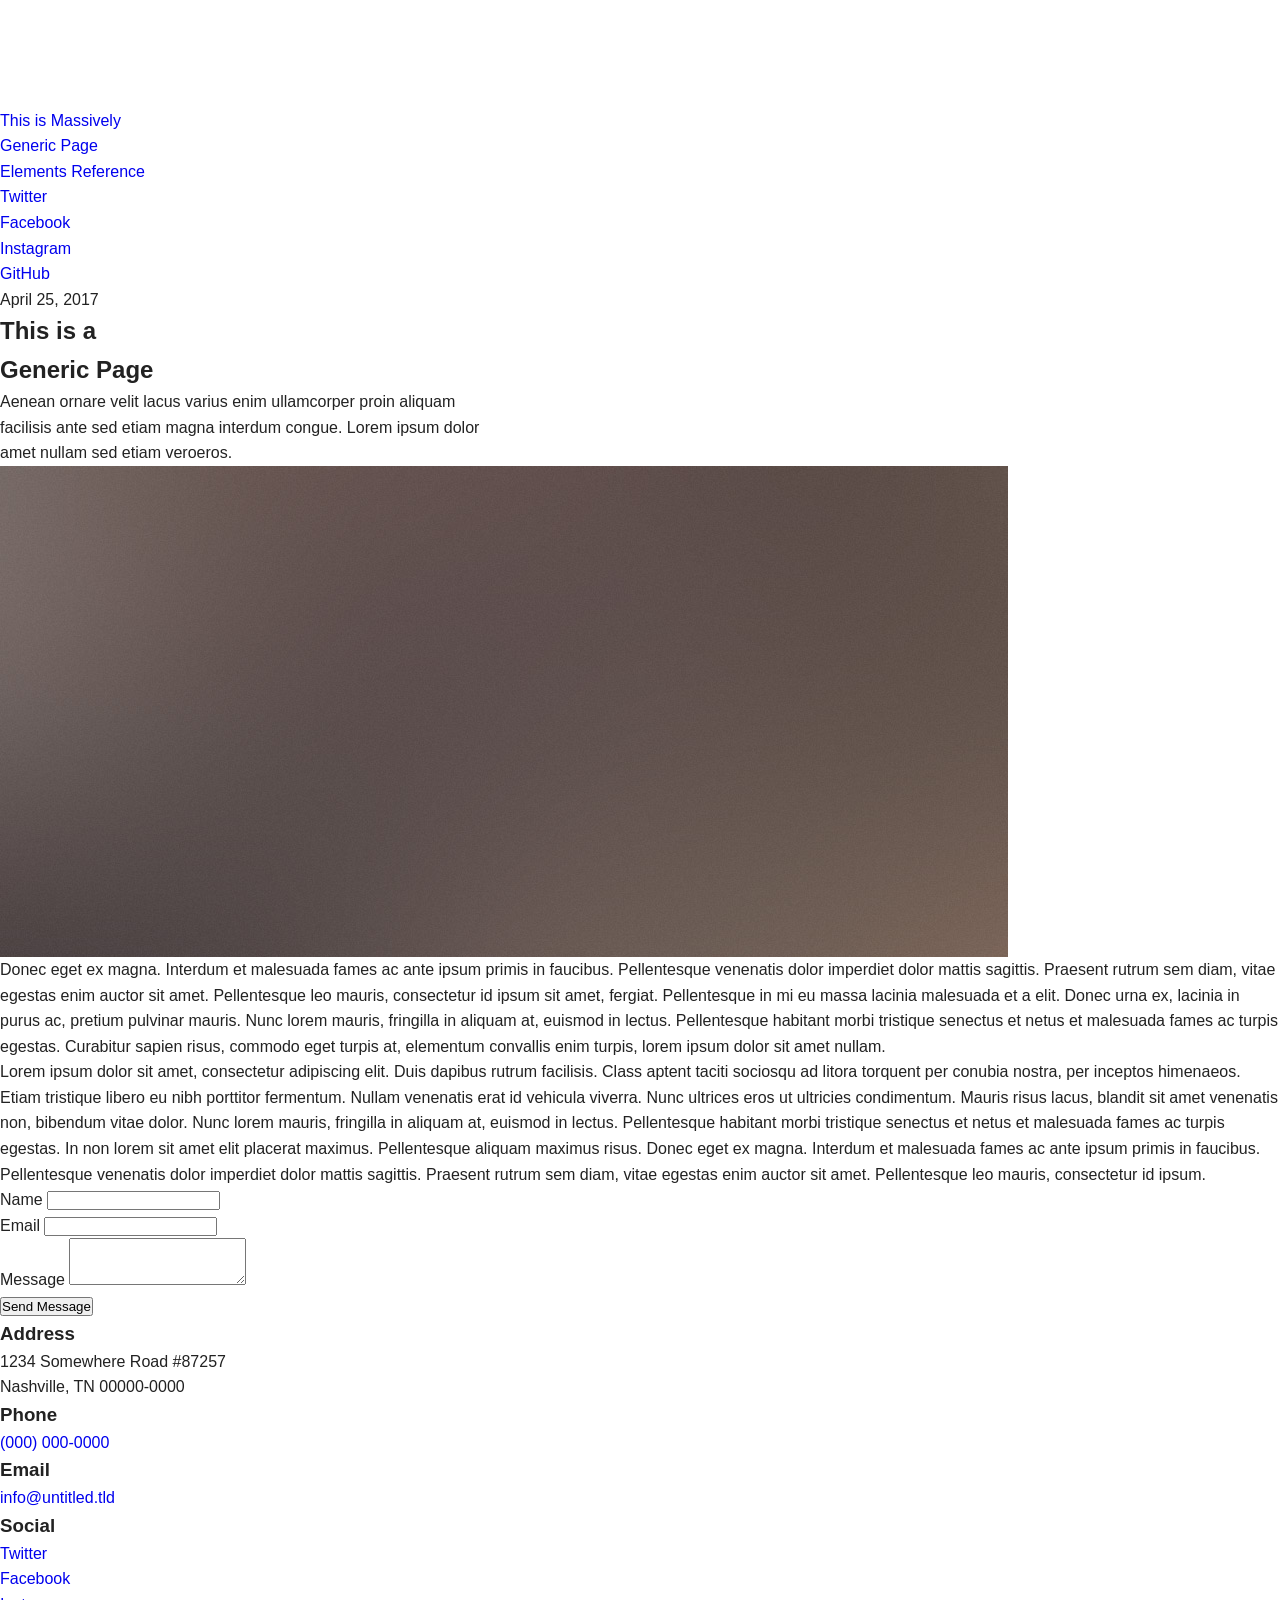
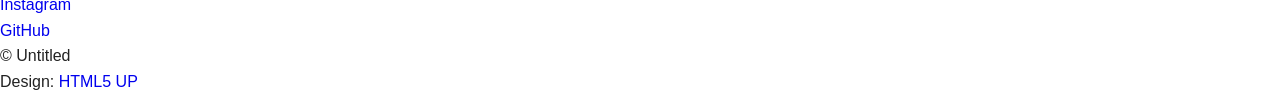
<file: generic.html>
<!DOCTYPE HTML>
<!--
	Massively by HTML5 UP
	html5up.net | @ajlkn
	Free for personal and commercial use under the CCA 3.0 license (html5up.net/license)
-->
<html>
	<head>
		<title>Generic Page - Massively by HTML5 UP</title>
		<meta charset="utf-8" />
		<meta name="viewport" content="width=device-width, initial-scale=1, user-scalable=no" />
		<link rel="stylesheet" href="assets/css/main.css" />
		<noscript><link rel="stylesheet" href="assets/css/noscript.css" /></noscript>
	</head>
	<body class="is-preload">

		<!-- Wrapper -->
			<div id="wrapper">

				<!-- Header -->
					<header id="header">
						<a href="index.html" class="logo">Massively</a>
					</header>

				<!-- Nav -->
					<nav id="nav">
						<ul class="links">
							<li><a href="index.html">This is Massively</a></li>
							<li class="active"><a href="generic.html">Generic Page</a></li>
							<li><a href="elements.html">Elements Reference</a></li>
						</ul>
						<ul class="icons">
							<li><a href="#" class="icon brands fa-twitter"><span class="label">Twitter</span></a></li>
							<li><a href="#" class="icon brands fa-facebook-f"><span class="label">Facebook</span></a></li>
							<li><a href="#" class="icon brands fa-instagram"><span class="label">Instagram</span></a></li>
							<li><a href="#" class="icon brands fa-github"><span class="label">GitHub</span></a></li>
						</ul>
					</nav>

				<!-- Main -->
					<div id="main">

						<!-- Post -->
							<section class="post">
								<header class="major">
									<span class="date">April 25, 2017</span>
									<h1>This is a<br />
									Generic Page</h1>
									<p>Aenean ornare velit lacus varius enim ullamcorper proin aliquam<br />
									facilisis ante sed etiam magna interdum congue. Lorem ipsum dolor<br />
									amet nullam sed etiam veroeros.</p>
								</header>
								<div class="image main"><img src="images/pic01.jpg" alt="" /></div>
								<p>Donec eget ex magna. Interdum et malesuada fames ac ante ipsum primis in faucibus. Pellentesque venenatis dolor imperdiet dolor mattis sagittis. Praesent rutrum sem diam, vitae egestas enim auctor sit amet. Pellentesque leo mauris, consectetur id ipsum sit amet, fergiat. Pellentesque in mi eu massa lacinia malesuada et a elit. Donec urna ex, lacinia in purus ac, pretium pulvinar mauris. Nunc lorem mauris, fringilla in aliquam at, euismod in lectus. Pellentesque habitant morbi tristique senectus et netus et malesuada fames ac turpis egestas. Curabitur sapien risus, commodo eget turpis at, elementum convallis enim turpis, lorem ipsum dolor sit amet nullam.</p>
								<p>Lorem ipsum dolor sit amet, consectetur adipiscing elit. Duis dapibus rutrum facilisis. Class aptent taciti sociosqu ad litora torquent per conubia nostra, per inceptos himenaeos. Etiam tristique libero eu nibh porttitor fermentum. Nullam venenatis erat id vehicula viverra. Nunc ultrices eros ut ultricies condimentum. Mauris risus lacus, blandit sit amet venenatis non, bibendum vitae dolor. Nunc lorem mauris, fringilla in aliquam at, euismod in lectus. Pellentesque habitant morbi tristique senectus et netus et malesuada fames ac turpis egestas. In non lorem sit amet elit placerat maximus. Pellentesque aliquam maximus risus. Donec eget ex magna. Interdum et malesuada fames ac ante ipsum primis in faucibus. Pellentesque venenatis dolor imperdiet dolor mattis sagittis. Praesent rutrum sem diam, vitae egestas enim auctor sit amet. Pellentesque leo mauris, consectetur id ipsum.</p>
							</section>

					</div>

				<!-- Footer -->
					<footer id="footer">
						<section>
							<form method="post" action="#">
								<div class="fields">
									<div class="field">
										<label for="name">Name</label>
										<input type="text" name="name" id="name" />
									</div>
									<div class="field">
										<label for="email">Email</label>
										<input type="text" name="email" id="email" />
									</div>
									<div class="field">
										<label for="message">Message</label>
										<textarea name="message" id="message" rows="3"></textarea>
									</div>
								</div>
								<ul class="actions">
									<li><input type="submit" value="Send Message" /></li>
								</ul>
							</form>
						</section>
						<section class="split contact">
							<section class="alt">
								<h3>Address</h3>
								<p>1234 Somewhere Road #87257<br />
								Nashville, TN 00000-0000</p>
							</section>
							<section>
								<h3>Phone</h3>
								<p><a href="#">(000) 000-0000</a></p>
							</section>
							<section>
								<h3>Email</h3>
								<p><a href="#">info@untitled.tld</a></p>
							</section>
							<section>
								<h3>Social</h3>
								<ul class="icons alt">
									<li><a href="#" class="icon brands alt fa-twitter"><span class="label">Twitter</span></a></li>
									<li><a href="#" class="icon brands alt fa-facebook-f"><span class="label">Facebook</span></a></li>
									<li><a href="#" class="icon brands alt fa-instagram"><span class="label">Instagram</span></a></li>
									<li><a href="#" class="icon brands alt fa-github"><span class="label">GitHub</span></a></li>
								</ul>
							</section>
						</section>
					</footer>

				<!-- Copyright -->
					<div id="copyright">
						<ul><li>&copy; Untitled</li><li>Design: <a href="https://html5up.net">HTML5 UP</a></li></ul>
					</div>

			</div>

		<!-- Scripts -->
			<script src="assets/js/jquery.min.js"></script>
			<script src="assets/js/jquery.scrollex.min.js"></script>
			<script src="assets/js/jquery.scrolly.min.js"></script>
			<script src="assets/js/browser.min.js"></script>
			<script src="assets/js/breakpoints.min.js"></script>
			<script src="assets/js/util.js"></script>
			<script src="assets/js/main.js"></script>

	</body>
</html>
</file>
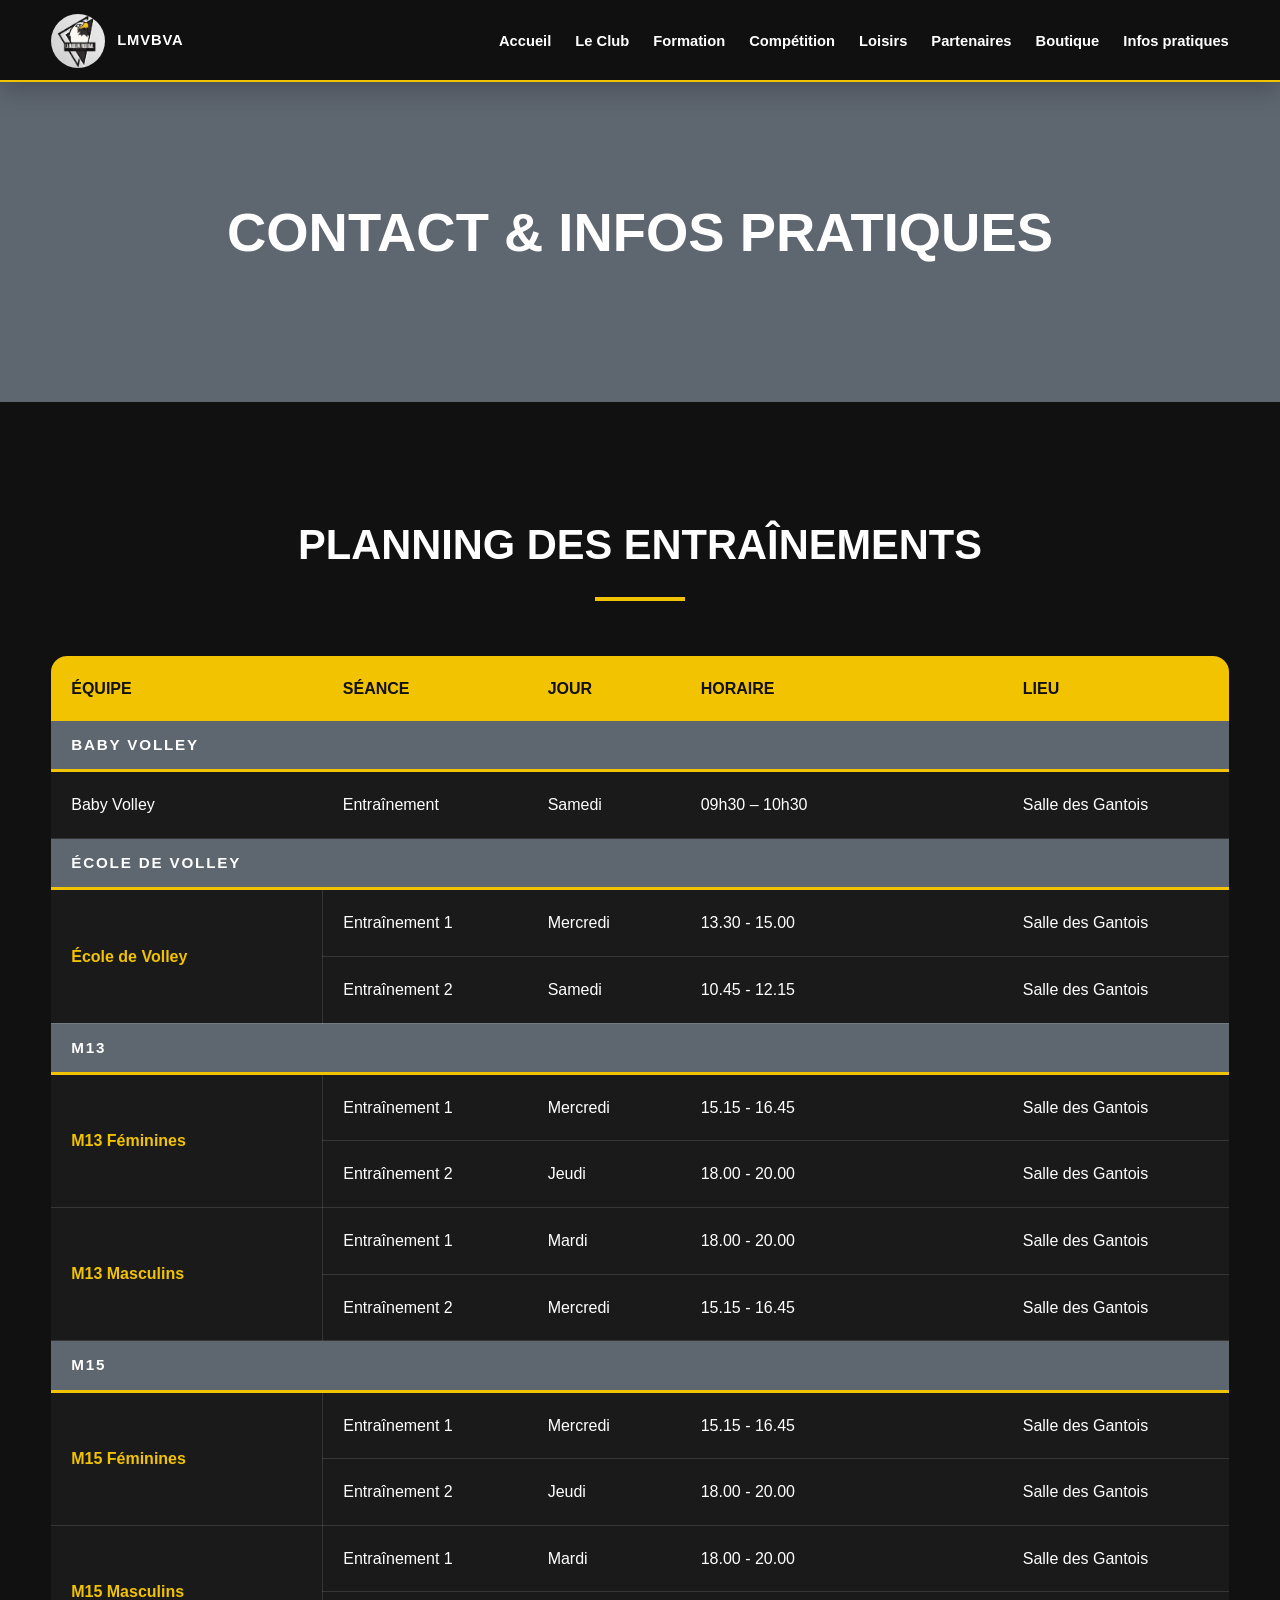
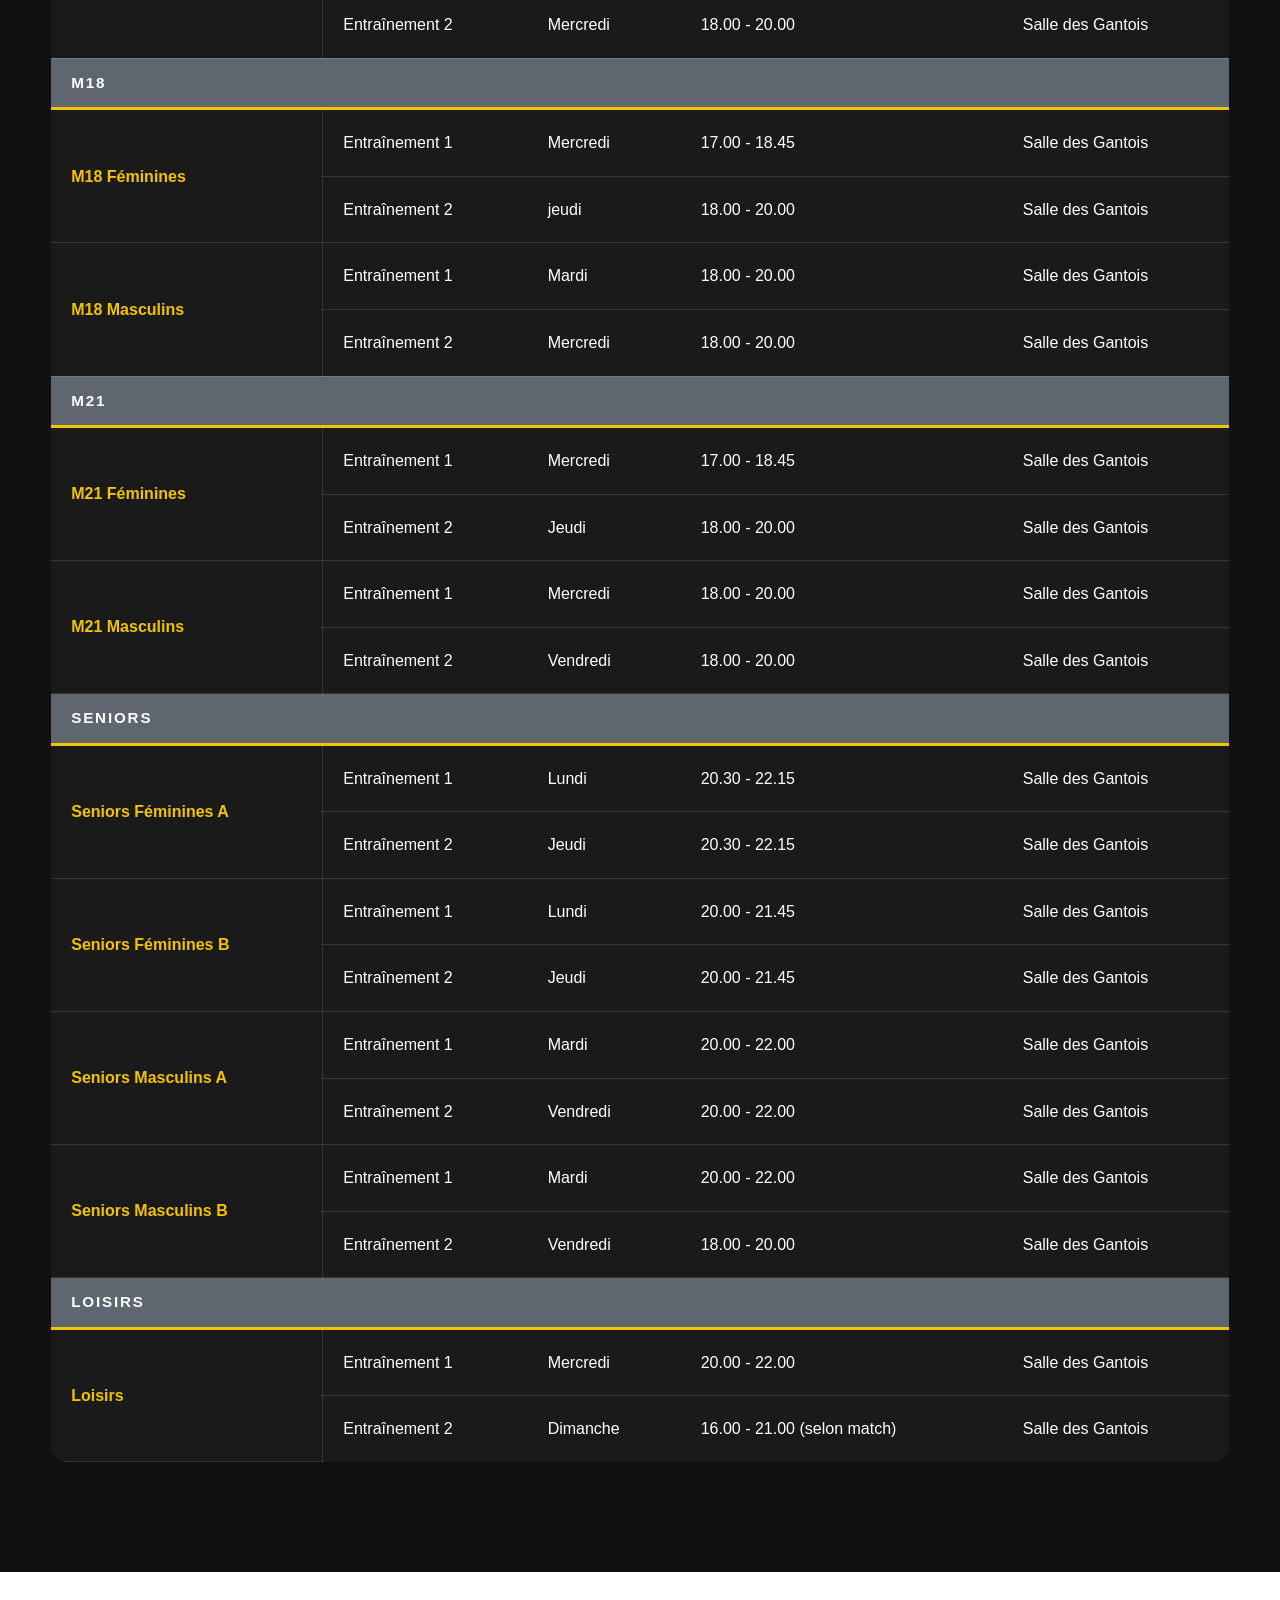
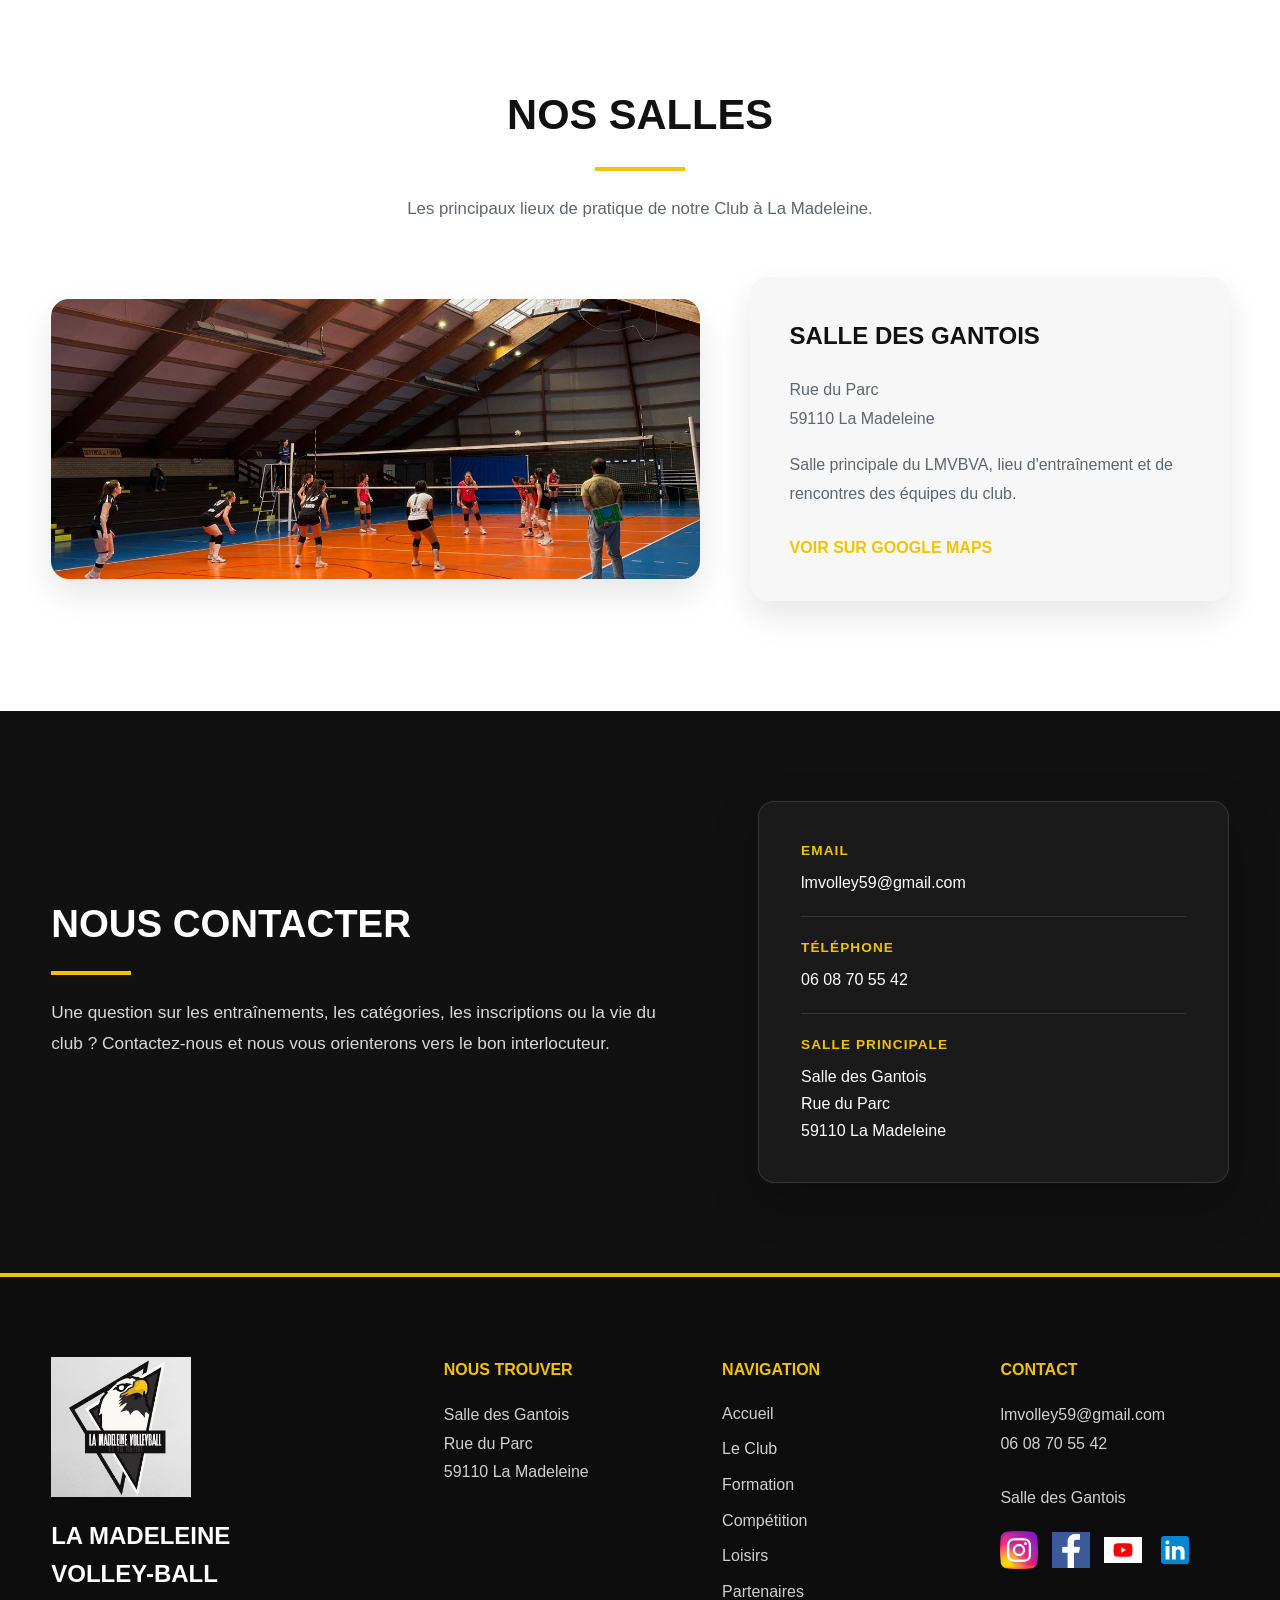
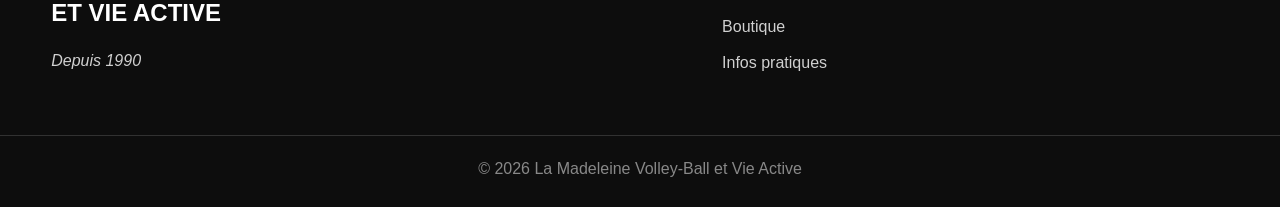
<file: infos-pratiques.html>
<!DOCTYPE HTML>

<html>

<head>

    <title>Contact & Infos pratiques - La Madeleine Volley-ball et Vie Active</title>

    <meta charset="utf-8" />

  <meta name="viewport" content="width=device-width, initial-scale=1, maximum-scale=5">
    

 <link rel="stylesheet" href="assets/css/main.css" />
<link rel="stylesheet" href="assets/css/lmvbva_V4.css" />

    <noscript>
        <link rel="stylesheet" href="assets/css/noscript.css" />
    </noscript>

</head>

<body>

<div id="wrapper">


    <!-- ================= HEADER ================= -->

    <header class="topbar">

        <div class="container">

            <a href="index.html" class="logo">

                <img src="images/LOGO.jpg" alt="LMVBVA">

                <span>LMVBVA</span>

            </a>

 <nav class="main-nav">

    <button class="menu-toggle"
            type="button"
            aria-label="Ouvrir le menu"
            aria-expanded="false">
        ☰
    </button>

    <ul class="nav-menu">

        <li><a href="index.html">Accueil</a></li>
        <li><a href="club.html">Le Club</a></li>
        <li><a href="formation.html">Formation</a></li>
        <li><a href="competition.html">Compétition</a></li>
        <li><a href="loisirs.html">Loisirs</a></li>
        <li><a href="partenaires.html">Partenaires</a></li>
        <li><a href="boutique.html">Boutique</a></li>
        <li><a href="infos-pratiques.html">Infos pratiques</a></li>

    </ul>

</nav>

        </div>

    </header>


    <!-- ================= CONTENU PRINCIPAL ================= -->

    <div id="main">


        <!-- ================= HERO ================= -->

        <section class="practical-hero">

            <div class="container practical-hero-content">

                <h1>CONTACT & INFOS PRATIQUES</h1>

                <p>
                  
                </p>

            </div>

        </section>


        <!-- ================= PLANNING ================= -->

        <section class="practical-planning">

            <div class="container">

                <div class="practical-heading">

                    <h2>PLANNING DES ENTRAÎNEMENTS</h2>

                    <p>
                      
                    </p>

                </div>


              <div class="planning-table-wrapper">

    <table class="planning-table">
        <thead>
            <tr>
                <th>ÉQUIPE</th>
                <th>SÉANCE</th>
                <th>JOUR</th>
                <th>HORAIRE</th>
                <th>LIEU</th>
            </tr>
        </thead>

        <tbody>

            <!-- BABY VOLLEY -->
            <tr class="planning-group">
                <td colspan="5">BABY VOLLEY</td>
            </tr>
            <tr>
                <td>Baby Volley</td>
                <td>Entraînement</td>
                <td>Samedi</td>
                <td>09h30 – 10h30</td>
                <td>Salle des Gantois</td>
            </tr>

            <!-- ÉCOLE DE VOLLEY -->
            <tr class="planning-group">
                <td colspan="5">ÉCOLE DE VOLLEY</td>
            </tr>
            <tr>
                <td rowspan="2">École de Volley</td>
                <td>Entraînement 1</td>
                <td>Mercredi</td>
                <td>13.30 - 15.00</td>
                <td>Salle des Gantois</td>
            </tr>
            <tr>
                <td>Entraînement 2</td>
                <td>Samedi</td>
                <td>10.45 - 12.15</td>
                <td>Salle des Gantois</td>
            </tr>

            <!-- M13 -->
            <tr class="planning-group">
                <td colspan="5">M13</td>
            </tr>
            <tr>
                <td rowspan="2">M13 Féminines</td>
                <td>Entraînement 1</td>
                <td>Mercredi</td>
                <td>15.15 - 16.45</td>
                <td>Salle des Gantois</td>
            </tr>
            <tr>
                <td>Entraînement 2</td>
                <td>Jeudi</td>
                <td>18.00 - 20.00</td>
                <td>Salle des Gantois</td>
            </tr>

            <tr>
                <td rowspan="2">M13 Masculins</td>
                <td>Entraînement 1</td>
                <td>Mardi </td>
                <td>18.00 - 20.00</td>
                <td>Salle des Gantois</td>
            </tr>
            <tr>
                <td>Entraînement 2</td>
                <td>Mercredi</td>
                <td>15.15 - 16.45</td>
                <td>Salle des Gantois</td>
            </tr>

            <!-- M15 -->
            <tr class="planning-group">
                <td colspan="5">M15</td>
            </tr>
            <tr>
                <td rowspan="2">M15 Féminines</td>
                <td>Entraînement 1</td>
                <td>Mercredi</td>
                <td>15.15 - 16.45</td>
                <td>Salle des Gantois</td>
            </tr>
            <tr>
                <td>Entraînement 2</td>
                <td>Jeudi</td>
                <td>18.00 - 20.00</td>
                <td>Salle des Gantois</td>
            </tr>

            <tr>
                <td rowspan="2">M15 Masculins</td>
                <td>Entraînement 1</td>
                <td>Mardi</td>
                <td>18.00 - 20.00</td>
                <td>Salle des Gantois</td>
            </tr>
            <tr>
                <td>Entraînement 2</td>
                <td>Mercredi</td>
                <td>18.00 - 20.00</td>
                <td>Salle des Gantois</td>
            </tr>

            <!-- M18 -->
            <tr class="planning-group">
                <td colspan="5">M18</td>
            </tr>
            <tr>
                <td rowspan="2">M18 Féminines</td>
                <td>Entraînement 1</td>
                <td>Mercredi</td>
                <td>17.00 - 18.45</td>
                <td>Salle des Gantois</td>
            </tr>
            <tr>
                <td>Entraînement 2</td>
                <td>jeudi</td>
                <td>18.00 - 20.00</td>
                <td>Salle des Gantois</td>
            </tr>

            <tr>
                <td rowspan="2">M18 Masculins</td>
                <td>Entraînement 1</td>
                <td>Mardi</td>
                <td>18.00 - 20.00</td>
                <td>Salle des Gantois</td>
            </tr>
            <tr>
                <td>Entraînement 2</td>
                <td>Mercredi </td>
                <td>18.00 - 20.00</td>
                <td>Salle des Gantois</td>
            </tr>

            <!-- M21 -->
            <tr class="planning-group">
                <td colspan="5">M21</td>
            </tr>
            <tr>
                <td rowspan="2">M21 Féminines</td>
                <td>Entraînement 1</td>
                <td>Mercredi</td>
                <td>17.00 - 18.45</td>
                <td>Salle des Gantois</td>
            </tr>
            <tr>
                <td>Entraînement 2</td>
                <td>Jeudi</td>
                <td>18.00 - 20.00</td>
                <td>Salle des Gantois</td>
            </tr>

            <tr>
                <td rowspan="2">M21 Masculins</td>
                <td>Entraînement 1</td>
                <td>Mercredi</td>
                <td>18.00 - 20.00</td>
                <td>Salle des Gantois</td>
            </tr>
            <tr>
                <td>Entraînement 2</td>
                <td>Vendredi</td>
                <td>18.00 - 20.00</td>
                <td>Salle des Gantois</td>
            </tr>

            <!-- SENIORS -->
            <tr class="planning-group">
                <td colspan="5">SENIORS</td>
            </tr>

            <tr>
                <td rowspan="2">Seniors Féminines A</td>
                <td>Entraînement 1</td>
                <td>Lundi </td>
                <td>20.30 - 22.15</td>
                <td>Salle des Gantois</td>
            </tr>
            <tr>
                <td>Entraînement 2</td>
                <td>Jeudi</td>
                <td>20.30 - 22.15</td>
                <td>Salle des Gantois</td>
            </tr>

            <tr>
                <td rowspan="2">Seniors Féminines B</td>
                <td>Entraînement 1</td>
                <td>Lundi</td>
                <td>20.00 - 21.45</td>
                <td>Salle des Gantois</td>
            </tr>
            <tr>
                <td>Entraînement 2</td>
                <td>Jeudi</td>
                <td>20.00 - 21.45</td>
                <td>Salle des Gantois</td>
            </tr>

            <tr>
                <td rowspan="2">Seniors Masculins A</td>
                <td>Entraînement 1</td>
                <td>Mardi</td>
                <td>20.00 - 22.00</td>
                <td>Salle des Gantois</td>
            </tr>
            <tr>
                <td>Entraînement 2</td>
                <td>Vendredi</td>
                <td>20.00 - 22.00</td>
                <td>Salle des Gantois</td>
            </tr>

            <tr>
                <td rowspan="2">Seniors Masculins B</td>
                <td>Entraînement 1</td>
                <td>Mardi</td>
                <td>20.00 - 22.00</td>
                <td>Salle des Gantois</td>
            </tr>
            <tr>
                <td>Entraînement 2</td>
                <td>Vendredi</td>
                <td>18.00 - 20.00</td>
                <td>Salle des Gantois</td>
            </tr>

            <!-- LOISIRS -->
            <tr class="planning-group">
                <td colspan="5">LOISIRS</td>
            </tr>
            <tr>
                <td rowspan="2">Loisirs</td>
                <td>Entraînement 1</td>
                <td>Mercredi</td>
                <td>20.00 - 22.00</td>
                <td>Salle des Gantois</td>
            </tr>
            <tr>
                <td>Entraînement 2</td>
                <td>Dimanche</td>
                <td>16.00 - 21.00 (selon match)</td>
                <td>Salle des Gantois</td>
            </tr>

        </tbody>
    </table>

</div>

</section>

        <!-- ================= NOS SALLES ================= -->

        <section class="practical-venues">

            <div class="container">

                <div class="practical-heading">

                    <h2>NOS SALLES</h2>

                    <p>
                        Les principaux lieux de pratique de notre Club à La Madeleine.
                    </p>

                </div>


 <div class="venues-grid">

    <div class="venue-photo">

        <img
            src="images/gantois.jpg"
            alt="Salle des Gantois à La Madeleine"
        >

    </div>

    <article class="venue-card">

        <h3>SALLE DES GANTOIS</h3>

        <p>
            Rue du Parc<br>
            59110 La Madeleine
        </p>

        <p>
            Salle principale du LMVBVA, lieu d'entraînement
            et de rencontres des équipes du club.
        </p>

        <a
            href="https://www.google.com/maps/search/?api=1&query=Salle+des+Gantois+Rue+du+Parc+59110+La+Madeleine"
            target="_blank"
            rel="noopener noreferrer"
            class="venue-map-link"
        >
            VOIR SUR GOOGLE MAPS
        </a>

    </article>

</div>

            </div>

        </section>


        <!-- ================= INFOS PRATIQUES ================= -->








        <!-- ================= CONTACT ================= -->

      <section class="practical-contact">

    <div class="practical-contact-inner">

        <div class="practical-contact-intro">
            <h2>Nous contacter</h2>

           <p>
    Une question sur les entraînements, les catégories,
    les inscriptions ou la vie du club&nbsp;?
    Contactez-nous et nous vous orienterons vers le bon interlocuteur.
</p>

    
        </div>

        <div class="practical-contact-card">

            <div class="contact-info-item">
                <span>Email</span>
                <p>lmvolley59@gmail.com</p>
            </div>

            <div class="contact-info-item">
                <span>Téléphone</span>
                <p>06 08 70 55 42</p>
            </div>

            <div class="contact-info-item">
                <span>Salle principale</span>
                <p>
                    Salle des Gantois<br>
                    Rue du Parc<br>
                    59110 La Madeleine
                </p>
            </div>

        </div>

    </div>

</section>

    <!-- ================= FOOTER ================= -->

<footer class="footer">

        <div class="container footer-grid">


            <div class="footer-col">

                <img
                    src="images/LOGO.jpg"
                    alt="LMVBVA"
                    class="footer-logo"
                >

                <h3>
                    LA MADELEINE<br>
                    VOLLEY-BALL<br>
                    ET VIE ACTIVE
                </h3>

                <p class="footer-since">
                    Depuis 1990
                </p>

            </div>


            <div class="footer-col">

                <h4>Nous trouver</h4>

                <p>
                    Salle des Gantois<br>
                    Rue du Parc<br>
                    59110 La Madeleine
                </p>

            </div>


            <div class="footer-col">

                <h4>Navigation</h4>

                <ul>

                    <li><a href="index.html">Accueil</a></li>
                    <li><a href="club.html">Le Club</a></li>
                    <li><a href="formation.html">Formation</a></li>
                    <li><a href="competition.html">Compétition</a></li>
                    <li><a href="loisirs.html">Loisirs</a></li>
                    <li><a href="partenaires.html">Partenaires</a></li>
                    <li><a href="boutique.html">Boutique</a></li>
                    <li><a href="infos-pratiques.html">Infos pratiques</a></li>

                </ul>

            </div>


            <div class="footer-col">

                <h4>CONTACT</h4>

                <p>
                    lmvolley59@gmail.com
                </p>

                <p>
                    06 08 70 55 42
                </p>

                <br>

                <p>
                    Salle des Gantois
                </p>
<div class="footer-social-icons">

      <a href="https://www.instagram.com/lamadeleinevolleyball59/"
   target="_blank"
   rel="noopener noreferrer"
   aria-label="Instagram La Madeleine Volley-ball">

    <img src="images/insta.png" alt="Instagram">

</a>

   <a href="https://www.facebook.com/profile.php?id=100057800283769&amp;locale=fr_FR"
   target="_blank"
   rel="noopener noreferrer"
   aria-label="Facebook La Madeleine Volley-ball">

    <img src="images/facebook.png" alt="Facebook">

</a>

    <a href="#"
       target="_blank"
       rel="noopener noreferrer"
       aria-label="YouTube">
        <img src="images/youtube.png" alt="YouTube">
    </a>

                <!-- LinkedIn : lien à ajouter plus tard -->
    <a href="#"
       aria-label="LinkedIn La Madeleine Volley-ball">
        <img src="images/linkedin3.png" alt="LinkedIn">
    </a>
    
</div>
            </div>


        </div>


        <div class="footer-bottom">

            © 2026 La Madeleine Volley-Ball et Vie Active

        </div>

    </footer>


</div>


<script src="assets/js/jquery.min.js"></script>
<script src="assets/js/jquery.scrollex.min.js"></script>
<script src="assets/js/jquery.scrolly.min.js"></script>
<script src="assets/js/browser.min.js"></script>
<script src="assets/js/breakpoints.min.js"></script>
<script src="assets/js/util.js"></script>
<script src="assets/js/main.js"></script>
<script src="assets/js/animations.js"></script>

</body>

</html>
</file>
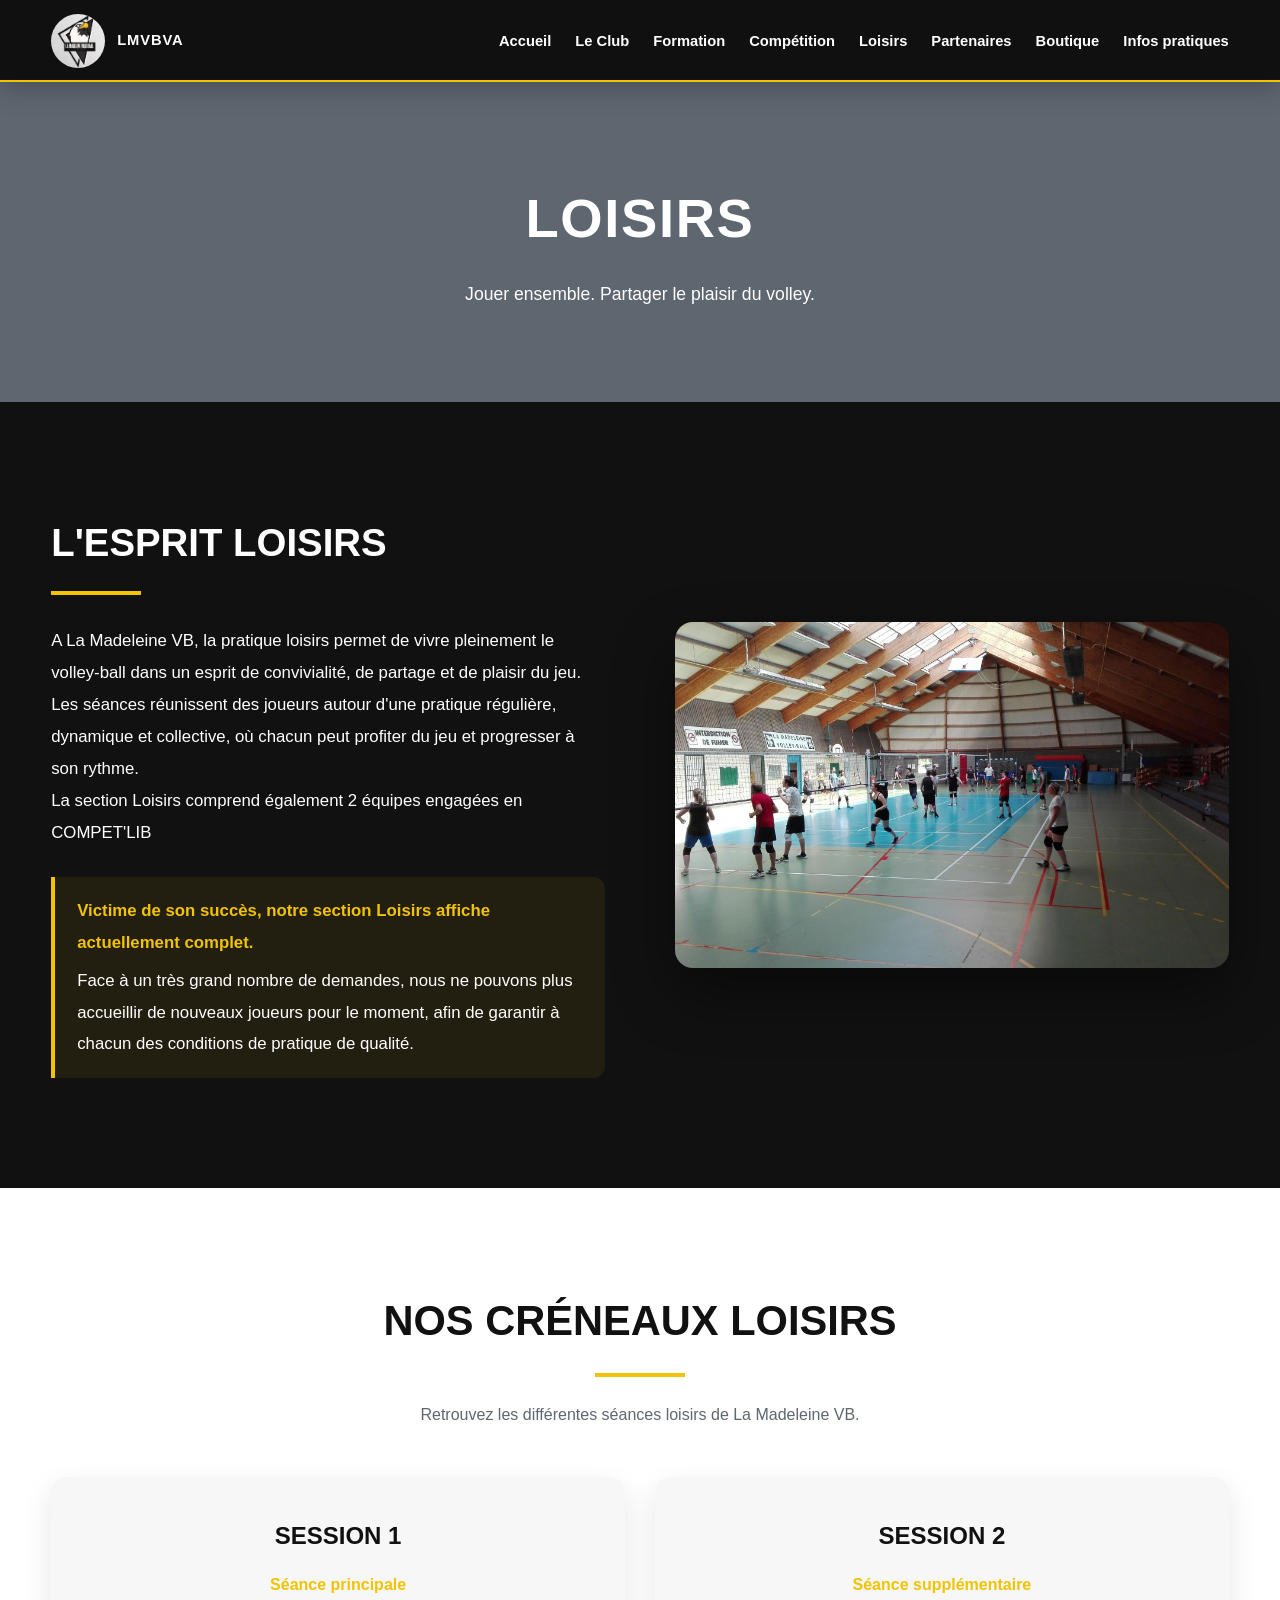
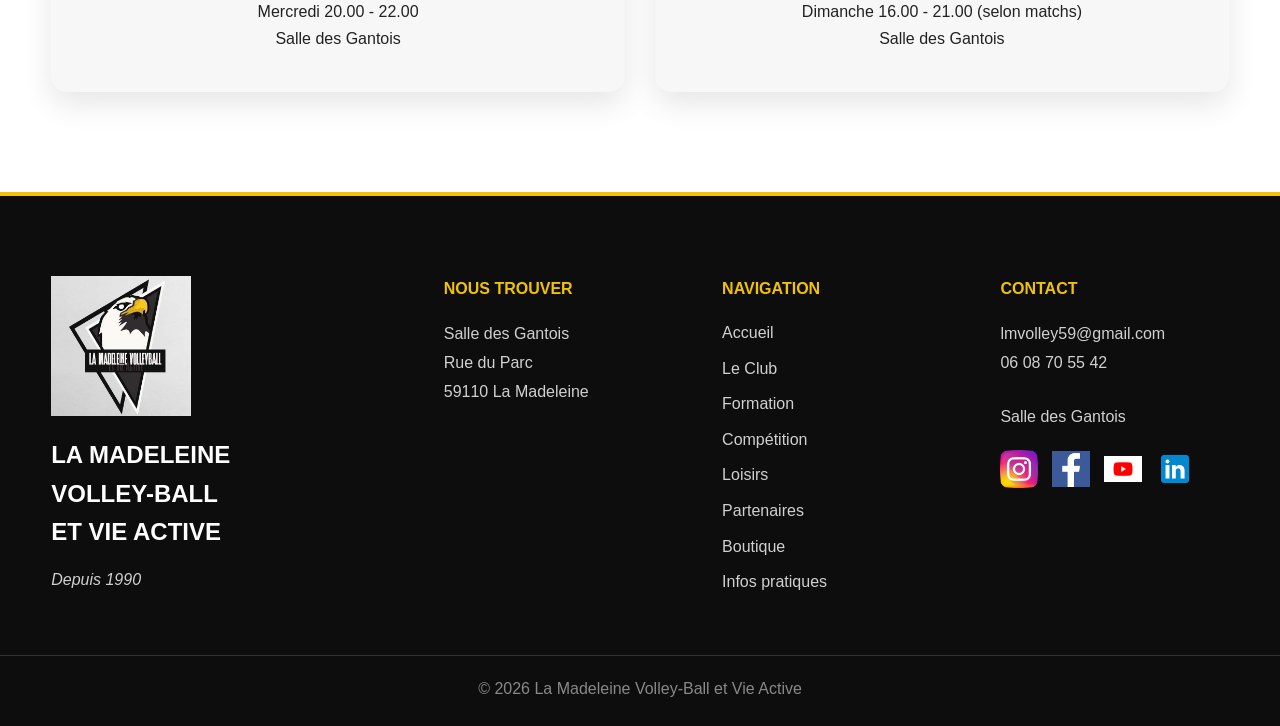
<file: loisirs.html>
<!DOCTYPE HTML>

<html>

<head>

    <title>Loisirs - La Madeleine Volley-ball et Vie Active</title>

    <meta charset="utf-8" />

	<meta name="viewport" content="width=device-width, initial-scale=1, maximum-scale=5"/>
    
	<link rel="stylesheet" href="assets/css/main.css" />
<link rel="stylesheet" href="assets/css/lmvbva_V4.css" />

    <noscript>
        <link rel="stylesheet" href="assets/css/noscript.css" />
    </noscript>

</head>


<body>


<div id="wrapper">


    <!-- ================= HEADER ================= -->

    <header class="topbar">

        <div class="container">

            <a href="index.html" class="logo">

                <img src="images/LOGO.jpg" alt="LMVBVA">

                <span>LMVBVA</span>

            </a>


<nav class="main-nav">

    <button class="menu-toggle"
            type="button"
            aria-label="Ouvrir le menu"
            aria-expanded="false">
        ☰
    </button>

    <ul class="nav-menu">

        <li><a href="index.html">Accueil</a></li>
        <li><a href="club.html">Le Club</a></li>
        <li><a href="formation.html">Formation</a></li>
        <li><a href="competition.html">Compétition</a></li>
        <li><a href="loisirs.html">Loisirs</a></li>
        <li><a href="partenaires.html">Partenaires</a></li>
        <li><a href="boutique.html">Boutique</a></li>
        <li><a href="infos-pratiques.html">Infos pratiques</a></li>

    </ul>

</nav>

        </div>

    </header>


    <!-- ================= CONTENU PRINCIPAL ================= -->

    <div id="main">


        <!-- ================= HERO LOISIRS ================= -->

        <section class="loisirs-hero">

            <div class="container loisirs-hero-content">

                <h1>LOISIRS</h1>

                <p>
                    Jouer ensemble. Partager le plaisir du volley.
                </p>

            </div>

        </section>


        <!-- ================= L'ESPRIT LOISIRS ================= -->

        <section class="loisirs-intro">

            <div class="container loisirs-grid">

                <div class="loisirs-text">

                    <h2>L'ESPRIT LOISIRS</h2>

                    <p>
                        A La Madeleine VB, la pratique loisirs permet de vivre pleinement
                        le volley-ball dans un esprit de convivialité, de partage
                        et de plaisir du jeu.
                    </p>

                    <p>
                        Les séances réunissent des joueurs autour d'une pratique
                        régulière, dynamique et collective, où chacun peut profiter
                        du jeu et progresser à son rythme.
                    </p>
<p>
                        La section Loisirs comprend également 2 équipes engagées en COMPET'LIB
                    </p>
<p class="loisirs-complet">
    <strong>Victime de son succès, notre section Loisirs affiche actuellement complet.</strong>
    Face à un très grand nombre de demandes, nous ne pouvons plus accueillir
    de nouveaux joueurs pour le moment, afin de garantir à chacun des conditions
    de pratique de qualité.
</p>

                </div>


                <div class="loisirs-photo">

                    <img
                        src="images/loisirs2.jpg"
                        alt="Volley-ball loisirs au LMVBVA"
                    >

                </div>

            </div>

        </section>


        <!-- ================= NOS CRÉNEAUX ================= -->

        <section class="loisirs-creneaux">

            <div class="container">

                <h2>NOS CRÉNEAUX LOISIRS</h2>

                <p class="loisirs-section-intro">
                    Retrouvez les différentes séances loisirs de La Madeleine VB.
                </p>

                <div class="creneaux-grid">


                    <article class="creneau-card">

                        <h3>SESSION 1</h3>

                        <p class="creneau-niveau">
                            Séance principale
                        </p>

                        <p>
                            Mercredi 20.00 - 22.00
                        </p>

                        <p>
                            Salle des Gantois
                        </p>

                    </article>


                    <article class="creneau-card">

                        <h3>SESSION 2</h3>

                        <p class="creneau-niveau">
                            Séance supplémentaire
                        </p>

                        <p>
                            Dimanche 16.00 - 21.00 (selon matchs)
                        </p>

                        <p>
                            Salle des Gantois
                        </p>

                    </article>


           


                </div>

            </div>

        </section>


    </div>


    <!-- ================= FOOTER ================= -->

   <footer class="footer">

        <div class="container footer-grid">


            <div class="footer-col">

                <img
                    src="images/LOGO.jpg"
                    alt="LMVBVA"
                    class="footer-logo"
                >

                <h3>
                    LA MADELEINE<br>
                    VOLLEY-BALL<br>
                    ET VIE ACTIVE
                </h3>

                <p class="footer-since">
                    Depuis 1990
                </p>

            </div>


            <div class="footer-col">

                <h4>Nous trouver</h4>

                <p>
                    Salle des Gantois<br>
                    Rue du Parc<br>
                    59110 La Madeleine
                </p>

            </div>


            <div class="footer-col">

                <h4>Navigation</h4>

                <ul>

                    <li><a href="index.html">Accueil</a></li>
                    <li><a href="club.html">Le Club</a></li>
                    <li><a href="formation.html">Formation</a></li>
                    <li><a href="competition.html">Compétition</a></li>
                    <li><a href="loisirs.html">Loisirs</a></li>
                    <li><a href="partenaires.html">Partenaires</a></li>
                    <li><a href="boutique.html">Boutique</a></li>
                    <li><a href="infos-pratiques.html">Infos pratiques</a></li>

                </ul>

            </div>


            <div class="footer-col">

                <h4>CONTACT</h4>

                <p>
                    lmvolley59@gmail.com
                </p>

                <p>
                    06 08 70 55 42
                </p>

                <br>

                <p>
                    Salle des Gantois
                </p>
<div class="footer-social-icons">

    <a href="https://www.instagram.com/lamadeleinevolleyball59/"
   target="_blank"
   rel="noopener noreferrer"
   aria-label="Instagram La Madeleine Volley-ball">

    <img src="images/insta.png" alt="Instagram">

</a>

   <a href="https://www.facebook.com/profile.php?id=100057800283769&amp;locale=fr_FR"
   target="_blank"
   rel="noopener noreferrer"
   aria-label="Facebook La Madeleine Volley-ball">

    <img src="images/facebook.png" alt="Facebook">

</a>

    <a href="#"
       target="_blank"
       rel="noopener noreferrer"
       aria-label="YouTube">
        <img src="images/youtube.png" alt="YouTube">
    </a>

                <!-- LinkedIn : lien à ajouter plus tard -->
    <a href="#"
       aria-label="LinkedIn La Madeleine Volley-ball">
        <img src="images/linkedin3.png" alt="LinkedIn">
    </a>

</div>
            </div>


        </div>


        <div class="footer-bottom">

            © 2026 La Madeleine Volley-Ball et Vie Active

        </div>

    </footer>

</div>


<!-- ================= SCRIPTS ================= -->

<script src="assets/js/jquery.min.js"></script>

<script src="assets/js/jquery.scrollex.min.js"></script>

<script src="assets/js/jquery.scrolly.min.js"></script>

<script src="assets/js/browser.min.js"></script>

<script src="assets/js/breakpoints.min.js"></script>

<script src="assets/js/util.js"></script>

<script src="assets/js/main.js"></script>

<script src="assets/js/animations.js"></script>


</body>

</html>
</file>
<file: assets/css/main.css>
/* =====================================================
   LMVBVA
   PARTIE 1
   Base - Header - Hero - Le Club
===================================================== */


:root{

    --yellow:#F2C300;
    --black:#111111;
    --white:#ffffff;
    --grey:#666666;
    --light:#f5f5f5;

}

*{

    margin:0;
    padding:0;
    box-sizing:border-box;

}

html{

    scroll-behavior:smooth;

}

body{

    font-family:Arial, Helvetica, sans-serif;
    color:#222;
    background:#fff;
    line-height:1.6;
    overflow-x:hidden;

}

img{

    display:block;
    max-width:100%;

}

a{

    text-decoration:none;

}

.container{

    width:92%;

    max-width:1600px;

    margin:0 auto;

}

#wrapper{
    padding-top:82px;
}

/* ================= HEADER ================= */

.topbar{

    position:fixed;
    top:0;
    left:0;

    width:100%;
    height:82px;

    background:rgba(17,17,17,.97);

    border-bottom:2px solid var(--yellow);

    z-index:9999;

    box-shadow:0 8px 25px rgba(0,0,0,.22);

}

.topbar .container{
    width:92%;
    max-width:1600px;
    height:82px;
    margin:0 auto;

    display:flex;
    align-items:center;
    justify-content:space-between;
    gap:40px;
}

.logo{

    display:flex;
    align-items:center;
    gap:12px;

    color:#ffffff;
    font-weight:800;
    font-size:1rem;
    letter-spacing:.06em;

}

.logo img{

    width:54px;
    height:54px;

    object-fit:cover;

    transition:.3s;

}

.logo:hover img{

    transform:scale(1.05);

}

.topbar ul{

    display:flex;
    align-items:center;

    list-style:none;

    gap:24px;

    margin:0;
    padding:0;

}

.topbar li{

    list-style:none;

}

.topbar a{

    color:#ffffff;

    font-size:.92rem;
    font-weight:600;

    text-decoration:none;

    position:relative;

    white-space:nowrap;

}

.topbar a::after{

    content:"";

    position:absolute;

    left:0;
    bottom:-8px;

    width:0;

    height:3px;

    background:var(--yellow);

    transition:.3s;

}

.topbar a:hover{

    color:var(--yellow);

}

.topbar a:hover::after{

    width:100%;

}
@media screen and (max-width:768px){

    .topbar a::after{
        display:none;
    }

}
/* ================= HERO ================= */

.hero{

    min-height:100vh;

    display:flex;

    justify-content:center;

    align-items:center;

    text-align:center;

    padding:70px 20px;

background:
    linear-gradient(
        to bottom,
        rgba(0,0,0,.40),
        rgba(0,0,0,.40) 75%,
        #111111
    ),
    url("../../images/header2.jpg");

background-size:cover;
background-position:center;
}

.hero-content{

    max-width:900px;

    color:white;

}

.hero-logo{
    width:155px;
    margin:0 auto 22px;
}

.hero h1{
    font-size:3.2rem;
    line-height:1.15;
    text-transform:uppercase;
    font-weight:800;
    margin-bottom:24px;
}

.hero p{
    max-width:900px;
    margin:0 auto 12px;
    font-size:1.18rem;
    line-height:1.55;
}
/* ================= BOUTONS ================= */

.button{

    display:inline-block;

    padding:16px 36px;

    border-radius:40px;

    font-weight:700;

    transition:.3s;

}

.button.primary{

    background:var(--yellow);

    color:#111;

}

.button:not(.primary){

    background:white;

    color:#111;

}

.button:hover{

    transform:translateY(-4px);

    box-shadow:0 10px 25px rgba(0,0,0,.25);

}

.hero-buttons{

    margin-top:45px;

    display:flex;

    justify-content:center;

    gap:20px;

    flex-wrap:wrap;

}

/* ================= LE CLUB ================= */

.presentation{

    background:#111;

    color:white;

    text-align:center;

    padding:70px 0;

}

.presentation .container{

    max-width:900px;

}

.presentation h2{

    font-size:3rem;

    text-transform:uppercase;

    font-weight:800;

    margin-bottom:25px;

}

.presentation h2::after{

    content:"";

    display:block;

    width:90px;

    height:4px;

    background:var(--yellow);

    margin:18px auto;

}

.presentation p{

    color:#d7d7d7;

    font-size:1.15rem;

    line-height:1.9;

    margin-bottom:40px;

}

.presentation .button{

    margin-top:10px;

}/* =====================================================
   PARTIE 2
   Univers - Chiffres - Instagram
===================================================== */

/* ================= NOS UNIVERS ================= */

.univers{
    padding:30px 0 90px;
    background:#111111;
}

.univers h2{

    color:#ffffff;

}.section-intro{

    color:#d8d8d8;

}

.univers h2{

    text-align:center;
    font-size:3rem;
    font-weight:800;
    text-transform:uppercase;
    color:#ffffff;


}

.univers h2::after{

    content:"";
    display:block;
    width:90px;
    height:4px;
    background:#F2C300;
    margin:18px auto 25px;

}

.section-intro{

    max-width:800px;
    margin:0 auto 60px;
    text-align:center;
    color:#d8d8d8;
    font-size:1.15rem;
    line-height:1.8;

}



.cards{

    display:grid;
    grid-template-columns:repeat(3,1fr);
    gap:35px;

}

.card{

    background:#fff;

    border:1px solid rgba(255,255,255,.08);

    border-radius:22px;

    overflow:hidden;

    box-shadow:0 18px 45px rgba(0,0,0,.35);

    transition:.35s;

    display:flex;

    flex-direction:column;



}

.card:hover{


    transform:translateY(-10px);
    box-shadow:0 25px 45px rgba(0,0,0,.18);

}

.card img{

    width:100%;
    height:240px;
    object-fit:cover;

}

.card img.photo-jeunes{
    object-position:center 15%;
}

.card-content{

    padding:30px;
    display:flex;
    flex-direction:column;
    flex:1;

}

.card h3{

    font-size:1.7rem;
    margin-bottom:18px;
    color:#111;

}

.card p{

    flex:1;
    color:#666;
    line-height:1.7;
    margin-bottom:25px;

}

.card .button{

    width:100%;
    text-align:center;

}

/* ================= LE CLUB EN CHIFFRES ================= */

.club-chiffres{

    padding:100px 0;
    background:#111;
    color:#fff;
    text-align:center;

}

.club-chiffres h2{

    font-size:3rem;
    text-transform:uppercase;
    margin-bottom:60px;

}

.club-chiffres h2::after{

    content:"";
    display:block;
    width:90px;
    height:4px;
    background:#F2C300;
    margin:20px auto;

}

.stats{

    display:grid;
    grid-template-columns:repeat(4,1fr);
    gap:40px;

}

.stat{

    padding:20px;

}

.stat span{

    display:block;
    font-size:3.4rem;
    font-weight:800;
    color:#F2C300;

}

.stat p{

    margin-top:15px;
    font-size:1.1rem;

}

/* ================= INSTAGRAM ================= */

.instagram{

    padding:100px 0;
    background:#f5f5f5;
    text-align:center;

}

.instagram h2{

    font-size:3rem;
    text-transform:uppercase;
    color:#111;

}

.instagram h2::after{

    content:"";
    display:block;
    width:90px;
    height:4px;
    background:#F2C300;
    margin:20px auto;

}

.instagram p{

    max-width:700px;
    margin:0 auto 45px;
    color:#666;
    line-height:1.8;

}

.instagram-feed{
    width:90%;
    max-width:1000px;

    margin:0 auto 45px;

    background:#ffffff;
    border-radius:20px;
    box-shadow:0 12px 30px rgba(0,0,0,.08);

    overflow:hidden;
}

/* ================= RESPONSIVE ================= */

@media(max-width:1000px){

.cards{

grid-template-columns:1fr;

}

.stats{

grid-template-columns:repeat(2,1fr);

}

}

@media(max-width:700px){

.stats{

grid-template-columns:1fr;

}

.hero h1{

font-size:2.4rem;

}

.univers h2,
.club-chiffres h2,
.instagram h2,
.presentation h2{

font-size:2.3rem;

}

}/* =====================================================
   PARTIE 3
   Partenaires - Boutique - Identité - Footer
===================================================== */

/* ================= PARTENAIRES ================= */

.partenaires{

padding:110px 0;

background:#111111;

text-align:center;

}

.partenaires h2{

font-size:3rem;

font-weight:800;

text-transform:uppercase;

letter-spacing:2px;

margin-bottom:25px;

color:#ffffff;

}.partenaires p{

color:#d8d8d8;

}

.partenaires h2::after{

    content:"";
    display:block;
    width:90px;
    height:4px;
    background:#F2C300;
    margin:20px auto;

}

.partenaires p{

    max-width:700px;
    margin:0 auto 45px;
    color:#666;

}

.logos-partenaires{

    display:flex;
    justify-content:center;
    gap:30px;
    flex-wrap:wrap;

}

.logo-partenaire{

width:170px;

height:90px;

background:#ffffff;

border-radius:15px;

display:flex;

justify-content:center;

align-items:center;

font-weight:bold;

box-shadow:0 15px 40px rgba(0,0,0,.35);

transition:.3s;



}

.logo-partenaire:hover{

    transform:translateY(-8px);

    box-shadow:0 18px 35px rgba(0,0,0,.15);

}
.partenaires .button{

    margin-top:40px;

}.partenaires{

    padding:110px 0 140px;

    position:relative;

}

.partenaires::after{

    content:"";

    position:absolute;

    bottom:0;

    left:50%;

    transform:translateX(-50%);

    width:180px;

    height:2px;

    background:linear-gradient(
        90deg,
        transparent,
        #d9d9d9,
        #bfbfbf,
        #d9d9d9,
        transparent
    );

}
/* ================= BOUTIQUE ================= */

.boutique{

    position:relative;

    padding:110px 0 140px;

    background:#111111;

    text-align:center;

    border-top:1px solid rgba(255,255,255,.08);



}

.boutique h2{

    font-size:3rem;
    font-weight:800;
    text-transform:uppercase;
    color:#ffffff;

}.boutique p{

    color:#d8d8d8;

}

.boutique h2::after{

    content:"";
    display:block;
    width:90px;
    height:4px;
    background:#F2C300;
    margin:20px auto;

}

.boutique-grid{

    display:grid;
    grid-template-columns:repeat(4,1fr);
    gap:30px;
    margin:60px 0;

}

.produit{

    background:#ffffff;

    border-radius:20px;

    padding:20px;

    border:1px solid rgba(255,255,255,.08);

    box-shadow:0 18px 45px rgba(0,0,0,.35);

    transition:.30s;

}

.produit:hover{

    transform:translateY(-10px);

    box-shadow:0 28px 55px rgba(0,0,0,.45);

}

.photo-produit{
    height:360px;
    padding:18px;

    border-radius:15px;
    background:#ffffff;

    display:flex;
    justify-content:center;
    align-items:center;

    overflow:hidden;
    margin-bottom:20px;
}

.photo-produit img{
    width:100%;
    height:100%;

    object-fit:contain;
    display:block;
}

.produit h3{
    margin:0;
    padding:0 10px;

    color:#ffffff;
    font-size:1.15rem;
    font-weight:700;
    text-align:center;
}

.boutique .button{

    display:inline-block;

    margin-top:30px;

}

/* Séparateur argent fin de boutique */







/* ================= BANDEAU IDENTITÉ ================= */

.signature{

    padding:120px 20px;

    background:#111;

    color:#fff;

    text-align:center;

}

.signature h2{

    font-size:4rem;
    font-weight:900;
    line-height:1.2;
    text-transform:uppercase;

}

.signature p{

    margin-top:30px;

    font-size:1.2rem;

    color:#cccccc;

}

.signature-social{

    margin-top:45px;

    display:flex;
    justify-content:center;
    gap:35px;
    flex-wrap:wrap;

}

.signature-social a{

    color:#F2C300;

    font-size:1.2rem;

    font-weight:bold;

}

/* ================= FOOTER ================= */

.footer{

    background:#0d0d0d;

    color:#fff;

    padding:80px 0 25px;

    border-top:4px solid #F2C300;

}

.footer-grid{

    display:grid;

    grid-template-columns:1.5fr 1fr 1fr 1fr;

    gap:50px;

}

.footer-logo{

    width:140px;

    margin-bottom:20px;

}

.footer h3{

    font-size:1.5rem;

    margin-bottom:15px;

}

.footer h4{

    color:#F2C300;

    margin-bottom:18px;

    text-transform:uppercase;

}

.footer p{

    color:#d0d0d0;

    line-height:1.8;

}

.footer ul{

    list-style:none;
    padding:0;

}

.footer li{

    margin-bottom:10px;

}

.footer a{

    color:#d0d0d0;

    transition:.30s;

}

.footer a:hover{

    color:#F2C300;

}

.footer-since{

    color:#888;
    font-style:italic;

}
.footer-social{
    margin-top:24px;
    display:flex;
    gap:20px;
    flex-wrap:wrap;
}

.footer-social a{
    color:#F2C300;
    font-size:0.95rem;
    font-weight:800;
    text-transform:uppercase;
    letter-spacing:.04em;
    transition:.25s;
}

.footer-social a:hover{
    color:#ffffff;
    transform:translateY(-2px);
}
.footer-social-icons{
    display:flex;
    align-items:center;
    gap:14px;
    margin-top:18px;
}

.footer-social-icons a{
    display:flex;
    align-items:center;
    justify-content:center;
    width:38px;
    height:38px;
}

.footer-social-icons img{
    width:38px;
    height:38px;
    object-fit:contain;
    display:block;
    transition:transform .2s ease;
}

.footer-social-icons a:hover img{
    transform:translateY(-3px);
}

.footer-bottom{

    margin-top:50px;

    padding-top:20px;

    border-top:1px solid rgba(255,255,255,.15);

    text-align:center;

    color:#888;

}

/* ================= RESPONSIVE ================= */

@media(max-width:1000px){

.boutique-grid{

grid-template-columns:repeat(2,1fr);

}

.footer-grid{

grid-template-columns:1fr;

text-align:center;

}

.footer-logo{

margin:auto auto 25px;

}

}

@media(max-width:700px){

.boutique-grid{

grid-template-columns:1fr;

}

.signature h2{

font-size:2.6rem;

}

}/*================ SIGNATURE =================*/

.signature{

padding:140px 20px;

background:
linear-gradient(rgba(0,0,0,.42),rgba(0,0,0,.65)),
url("../../images/header.jpg");

background-size:cover;
background-position:center;

text-align:center;

color:white;

}

.signature h2{

font-size:3.5rem;

font-weight:900;

line-height:1.2;

text-transform:uppercase;

}

.signature p{

margin:25px 0;

font-size:1.3rem;

color:#F2C300;

}

.signature h3{

font-size:2.2rem;

line-height:1.5;

margin-bottom:45px;

}

.signature-social{

display:flex;

justify-content:center;

gap:40px;

flex-wrap:wrap;

}

.signature-social a{

color:white;

font-size:1.2rem;

font-weight:bold;

transition:.3s;

}

.signature-social a:hover{

color:#F2C300;

}/*================ SEPARATEUR ARGENT =================*/

.section-divider{

    width:140px;

    height:2px;

    margin:0 auto 70px;

    background:linear-gradient(
        90deg,
        transparent,
        #d9d9d9,
        #bfbfbf,
        #d9d9d9,
        transparent
    );

}/*================ HERO LE CLUB ================*/

.club-hero{

    height:38vh;
min-height:300px;

    display:flex;

    justify-content:center;

    align-items:center;

    text-align:center;

    background:
    linear-gradient(rgba(0,0,0,.60),rgba(0,0,0,.60)),
    url("../../images/pic01.jpg");

    background-size:cover;
    background-position:center 35%;

   

}

.club-hero h1{

    color:#ffffff;

    font-size:4rem;

    font-weight:800;

    text-transform:uppercase;

    margin-bottom:20px;

}

.club-hero p{

    color:#d8d8d8;

    font-size:1.3rem;

}/*================ LE CLUB =================*/

/*================ LE CLUB =================*/

.club-intro{

    padding:70px 0 90px;

    background:#111111;

}

.club-grid{

    display:grid;

    grid-template-columns:48% 52%;

    gap:90px;

   align-items:start;

  

}

.club-text h2{

    color:#ffffff;

    font-size:2.3rem;

    font-weight:800;

    text-transform:uppercase;

    margin-bottom:35px;

}

.club-text h2::after{

    content:"";

    display:block;

    width:140px;

    height:4px;

    background:#F2C300;

    margin-top:20px;

}

.club-ambitions .club-text p{
    color:#555555;
    font-size:1.05rem;
    line-height:1.8;
    text-align:justify;

    overflow-wrap:break-word;
    word-break:normal;
    hyphens:auto;
}

.club-photo img{

    width:100%;

    aspect-ratio:16/10;

    object-fit:cover;

    display:block;

    border-radius:18px;

    box-shadow:0 25px 60px rgba(0,0,0,.45);

    border:1px solid rgba(255,255,255,.08);

    }

.club-photo-histoire img{
    width:100%;
    display:block;
    margin:0;
}
.club-intro .club-text p{
    color:#d8d8d8;
    font-size:1.05rem;
    line-height:1.8;
}
.club-ambitions{

    padding:120px 0;

    background:#ffffff;

}

.club-ambitions .club-text h2{

    color:#111111;

}

.club-ambitions .club-text p{

color:#555555;;
    font-size:1.05rem;
    line-height:1.8;

}

.club-ambitions .ambition-line{

    position:relative;
    padding-left:32px;
    margin-bottom:18px;

}

.club-ambitions .ambition-bullet{

    position:absolute;
    left:0;
    top:0;

    color:#F2C300;
    font-size:1.1rem;
    font-weight:800;



}

.club-ambitions .club-photo img{

    border:1px solid rgba(0,0,0,.08);

}

.reverse{

    display:grid;

    grid-template-columns:48% 52%;

    gap:90px;

    align-items:center;

    max-width:1400px;

    margin:0 auto;




    


}/*================ LE MOT DE LA PRÉSIDENTE =================*/

.club-presidente{

    padding:120px 0;

   background:#111111;

}

.presidente-grid{

    display:grid;

    grid-template-columns:38% 62%;

    gap:90px;

    align-items:center;

}

.presidente-photo img{

    width:100%;

    border-radius:20px;

    display:block;

    box-shadow:0 25px 60px rgba(0,0,0,.18);

}

.section-tag{

    display:inline-block;

    color:#F2C300;

    font-weight:700;

    letter-spacing:2px;

    text-transform:uppercase;

    margin-bottom:15px;

}

.presidente-text h2{

    font-size:2.8rem;

    color:#111111;

    margin-bottom:30px;

}

.presidente-text p{

    color:#555;

    line-height:2;

    font-size:1.1rem;

    margin-bottom:20px;

    text-align:justify;

}

.signature-presidente{

    margin-top:35px;

    padding-top:25px;

    border-top:2px solid #F2C300;

    display:inline-block;

    color:#111;

}/*================ COMPÉTITION =================*/

.competition-hero{

    height:320px;
    min-height:320px;

    display:flex;
    justify-content:center;
    align-items:center;
    text-align:center;

    background:
    linear-gradient(rgba(0,0,0,.60),rgba(0,0,0,.60)),
    url("../../images/competition-hero.jpg");

    background-size:cover;
    background-position:center;

}
.competition-hero h1{

    color:#ffffff;

    font-size:4rem;

    font-weight:800;

    text-transform:uppercase;

    margin-bottom:20px;

}

.competition-hero p{

    color:#d8d8d8;

    font-size:1.3rem;

}

.competition-intro{

    padding:120px 0;

    background:#111111;

}

.competition-grid{

    display:grid;

    grid-template-columns:48% 52%;

    gap:90px;

    align-items:center;

}

.competition-text h2{

    color:#ffffff;

    font-size:2.5rem;

    font-weight:800;

    text-transform:uppercase;

    margin-bottom:35px;

}

.competition-text h2::after{

    content:"";

    display:block;

    width:140px;

    height:4px;

    background:#F2C300;

    margin-top:20px;

}

.competition-text p{

    color:#d8d8d8;

    line-height:2;

    font-size:1.15rem;

    text-align:justify;

}

.competition-photo img{

    width:100%;
    aspect-ratio:16/10;
    object-fit:cover;
    border-radius:18px;
    display:block;
    box-shadow:0 25px 60px rgba(0,0,0,.45);

}

/*================ NOS VALEURS =================*/

.competition-values{

    position:relative;
    padding:90px 0 100px;
    background:#111111;

    

}

.competition-values::before,
.competition-values::after{
    content:"";
    position:absolute;
    left:50%;
    transform:translateX(-50%);
    width:180px;
    height:2px;

    background:linear-gradient(
        90deg,
        transparent,
        #d9d9d9,
        #bfbfbf,
        #d9d9d9,
        transparent
    );
}

.competition-values::before{
    top:0;
}

.competition-values::after{
    bottom:0;
}

.competition-values h2{

   color:#ffffff;
    text-align:center;
    font-size:2.8rem;
    font-weight:800;
    text-transform:uppercase;
    margin-bottom:0;

}

.competition-values h2::after{

    content:"";
    display:block;
    width:90px;
    height:4px;
    background:#F2C300;
    margin:18px auto 25px;

}

.competition-values .section-intro{

    max-width:760px;
    margin:0 auto 50px;
    color:#d8d8d8;
    text-align:center;
    font-size:1.1rem;
    line-height:1.8;

}

.competition-values .cards{

    display:grid;
    grid-template-columns:repeat(4,1fr);
    gap:24px;

}

.competition-values .card{

    background:#1a1a1a;
    border-radius:16px;
    overflow:hidden;
    box-shadow:0 15px 35px rgba(0,0,0,.30);
    border:1px solid rgba(255,255,255,.08);
    transition:.3s;

}

.competition-values .card:hover{

    transform:translateY(-6px);
    box-shadow:0 22px 45px rgba(0,0,0,.16);

}

.competition-values .card img{
    width:100%;
    height:240px;
    object-fit:cover;
    display:block;
}
.competition-values .card img.photo-entire{
    object-fit:contain;
    background:#1a1a1a;
}

.competition-values .card-content{

    padding:22px 20px 26px;

}

.competition-values .card h3{

   color:#ffffff;
    font-size:1.4rem;
    margin-bottom:12px;

}

.competition-values .card p{

   color:#d8d8d8;
    line-height:1.7;
    margin-bottom:0;

}

.valeurs-image{
    width:95vw;
    margin-top:40px;
    margin-left:50%;
    transform:translateX(-50%);

    display:flex;
    justify-content:center;
}

.valeurs-image img{
    display:block;
    width:100%;
    max-width:1600px;
    height:auto;

    margin:0 auto;
    border-radius:12px;
}

/*================ LOISIRS =================*/

.loisirs-hero{

    height:320px;
    min-height:320px;

    display:flex;
    align-items:center;
    justify-content:center;

    text-align:center;

    background:#5E6670;

}

.loisirs-hero-content h1{

    margin:0;

    color:#ffffff;

    font-size:3.4rem;
    font-weight:800;

    text-transform:uppercase;
    letter-spacing:.03em;

}

.loisirs-hero-content p{

    margin:18px 0 0;

    color:#ffffff;

    font-size:1.1rem;

}
/*================ ESPRIT LOISIRS =================*/

.loisirs-intro{

    padding:110px 0;

    background:#111111;

}

.loisirs-grid{

    display:grid;

    grid-template-columns:1fr 1fr;

    gap:70px;

    align-items:center;

}

.loisirs-text h2{

    margin:0 0 30px;

    color:#ffffff;

    font-size:2.4rem;
    font-weight:800;

    text-transform:uppercase;

}

.loisirs-text h2::after{

    content:"";

    display:block;

    width:90px;
    height:4px;

    margin-top:18px;

    background:#F2C300;

}

.loisirs-text p{

    color:#ffffff;

    font-size:1.05rem;
    line-height:1.9;

}

.loisirs-photo img{

    width:100%;

    aspect-ratio:16/10;

    object-fit:cover;

    display:block;

    border-radius:18px;

    box-shadow:0 25px 60px rgba(0,0,0,.45);

}
/* MESSAGE SECTION LOISIRS COMPLÈTE */

.loisirs-complet{
    margin-top:28px;
    padding:18px 22px;

    background:rgba(242,195,0,.08);
    border-left:4px solid #F2C300;
    border-radius:0 12px 12px 0;

    color:#e8e8e8;
    font-size:1rem;
    line-height:1.65;
}

.loisirs-complet strong{
    display:block;
    margin-bottom:6px;

    color:#F2C300;
    font-size:1.05rem;
    font-weight:800;
}
/*================ CRÉNEAUX LOISIRS =================*/

.loisirs-creneaux{
    padding:100px 0;
    background:#ffffff;
}

.loisirs-creneaux h2{
    margin:0;
    color:#111111;
    text-align:center;
    font-size:2.6rem;
    font-weight:800;
}

.loisirs-creneaux h2::after{
    content:"";
    display:block;
    width:90px;
    height:4px;
    margin:18px auto 25px;
    background:#F2C300;
}

.loisirs-section-intro{
    margin:0 auto 50px;
    text-align:center;
    color:#5E6670;
}

.creneaux-grid{
    display:grid;
    grid-template-columns:repeat(2, 1fr);
    gap:30px;
}

.creneau-card{
    padding:40px 30px;
    background:#f7f7f7;
    border-radius:16px;
    text-align:center;
    box-shadow:0 12px 30px rgba(0,0,0,.10);
}

.creneau-card h3{
    color:#111111;
    font-size:1.5rem;
    margin-bottom:15px;
}

.creneau-niveau{
    color:#F2C300;
    font-weight:700;
}

.creneau-card p{
    line-height:1.7;
}
/*================ FORMATION =================*/

.formation-hero{

    height:320px;
    min-height:320px;

    display:flex;
    align-items:center;
    justify-content:center;

    text-align:center;

    background:#5E6670;

}

.formation-hero-content h1{

    margin:0;

    color:#ffffff;

    font-size:3.4rem;
    font-weight:800;

    text-transform:uppercase;
    letter-spacing:.03em;

}

.formation-hero-content p{

    margin:18px 0 0;

    color:#ffffff;

    font-size:1.1rem;

}
/*================ BLOCS FORMATION =================*/

.formation-section{
    padding:110px 0;
}

.formation-dark{
    background:#111111;
}

.formation-light{
    background:#ffffff;
}

.formation-grid{
    display:grid;
    grid-template-columns:1fr 1fr;
    gap:70px;
    align-items:center;
}

.formation-text h2{
    margin:0 0 30px;
    font-size:2.4rem;
    font-weight:800;
    text-transform:uppercase;
}

.formation-text h2::after{
    content:"";
    display:block;
    width:90px;
    height:4px;
    margin-top:18px;
    background:#F2C300;
}

.formation-dark .formation-text h2{
    color:#ffffff;
}

.formation-dark .formation-text p{
    color:#d8d8d8;
}

.formation-light .formation-text h2{
    color:#111111;
}

.formation-light .formation-text p{
    color:#5E6670;
}

.formation-text p{
    font-size:1.05rem;
    line-height:1.9;
    margin-bottom:18px;
}

.formation-photo img{
    width:100%;
    aspect-ratio:16/10;
    object-fit:cover;
    display:block;
    border-radius:18px;
    box-shadow:0 25px 60px rgba(0,0,0,.25);
}
/*================ PAGE PARTENAIRES =================*/

.partners-hero{

    height:320px;
    min-height:320px;

    display:flex;
    align-items:center;
    justify-content:center;

    text-align:center;

  background:#5E6670;

}

.partners-hero-content h1{

    margin:0;

    color:#ffffff;

    font-size:3.4rem;
    font-weight:800;

    text-transform:uppercase;

}
.partners-hero-content h1::after{
    content:"";
    display:block;
    width:80px;
    height:4px;
    margin:18px auto 0;
    background:#F2C300;
}

.partners-hero-content p{

    margin:18px 0 0;

    color:#ffffff;

    font-size:1.1rem;

}
/*================ INTRO PARTENAIRES =================*/

.partners-intro{
    padding:100px 0;
    background:#111111;
    text-align:center;
}

.partners-intro-inner{
    max-width:900px;
}

.partners-intro h2{
    color:#ffffff;
    font-size:2.6rem;
    font-weight:800;
    text-transform:uppercase;
    margin-bottom:25px;
}

.partners-intro h2::after{
    content:"";
    display:block;
    width:90px;
    height:4px;
    margin:18px auto 30px;
    background:#F2C300;
}

.partners-intro p{
    color:#d8d8d8;
    font-size:1.05rem;
    line-height:1.9;
    margin-bottom:18px;
}
/*================ LISTES PARTENAIRES =================*/

.partners-section{
    padding:100px 0;
    text-align:center;
}

.partners-light{
    background:#ffffff;
}

.partners-dark{
    background:#111111;
}

.partners-section h2{
    font-size:2.6rem;
    font-weight:800;
    text-transform:uppercase;
    margin-bottom:0;
}

.partners-light h2{
    color:#111111;
}

.partners-dark h2{
    color:#ffffff;
}

.partners-section h2::after{
    content:"";
    display:block;
    width:90px;
    height:4px;
    margin:18px auto 25px;
    background:#F2C300;
}

.partners-section-intro{
    margin:0 auto 50px;
    color:#5E6670;
}

.partners-dark .partners-section-intro{
    color:#d8d8d8;
}

.partners-logo-grid{
    display:grid;
    grid-template-columns:repeat(4,1fr);
    gap:30px;
}

.partner-logo-card{
    min-height:160px;
    padding:25px;
    background:#ffffff;
    border-radius:16px;
    display:flex;
    align-items:center;
    justify-content:center;
    box-shadow:0 12px 30px rgba(0,0,0,.12);
}

.partner-logo-card img{
    max-width:100%;
    max-height:110px;
    object-fit:contain;
}
/*================ DEVENIR PARTENAIRE =================*/

.become-partner{
    padding:110px 0;
    background:#ffffff;
}

.become-partner-grid{
    display:grid;
    grid-template-columns:1.4fr .6fr;
    gap:80px;
    align-items:center;
}

.become-partner-text h2{
    color:#111111;
    font-size:2.6rem;
    font-weight:800;
    text-transform:uppercase;
    margin-bottom:30px;
}

.become-partner-text h2::after{
    content:"";
    display:block;
    width:90px;
    height:4px;
    margin-top:18px;
    background:#F2C300;
}

.become-partner-text p{
    color:#5E6670;
    font-size:1.05rem;
    line-height:1.9;
    margin-bottom:18px;
}

.become-partner-qr{
    text-align:center;
}

.become-partner-qr img{
    width:190px;
    height:190px;
    object-fit:contain;
    margin:0 auto 20px;
}

.become-partner-qr p{
    color:#111111;
    font-weight:700;
    line-height:1.6;
}
/*================ PAGE BOUTIQUE =================*/

.shop-hero{
    height:320px;
    min-height:320px;

    display:flex;
    align-items:center;
    justify-content:center;

    text-align:center;
   background:#111111;
}


.shop-hero-content h1{
    margin:0;

    color:#ffffff;
    font-size:3.4rem;
    font-weight:800;

    text-transform:uppercase;
}

.shop-hero-content p{
    margin:18px 0 0;

    color:#ffffff;
    font-size:1.1rem;
}
/*================ SÉPARATEURS CATALOGUE =================*/

.shop-catalogue{
    position:relative;
}

.shop-catalogue::before,
.shop-catalogue::after{
    content:"";
    position:absolute;
    left:50%;
    transform:translateX(-50%);

    width:180px;
    height:2px;

    background:linear-gradient(
        90deg,
        transparent,
        #d9d9d9,
        #bfbfbf,
        #d9d9d9,
        transparent
    );
}

.shop-catalogue::before{
    top:0;
}

.shop-catalogue::after{
    bottom:0;
}
/*================ CATALOGUE BOUTIQUE =================*/

.shop-catalogue{
    padding:110px 0;
    background:#111111;
}

.shop-catalogue-grid{
    display:grid;
    grid-template-columns:1.3fr .7fr;
    gap:80px;
    align-items:center;
}

.shop-catalogue-text h2{
    color:#ffffff;
    font-size:2.6rem;
    font-weight:800;
    text-transform:uppercase;
    margin-bottom:30px;
}

.shop-catalogue-text h2::after{
    content:"";
    display:block;
    width:90px;
    height:4px;
    margin-top:18px;
    background:#F2C300;
}

.shop-catalogue-text p{
    color:#d8d8d8;
    font-size:1.05rem;
    line-height:1.9;
    margin-bottom:18px;
}

.shop-catalogue-button{
    display:inline-block;
    margin-top:20px;
    padding:16px 30px;
    background:#F2C300;
    color:#111111;
    font-weight:800;
    border-radius:40px;
}
/*================ COMMENT COMMANDER =================*/

.shop-order{
    padding:110px 0;
    background:#111111;
}

.shop-order-heading{
    text-align:center;
    margin-bottom:60px;
}

.shop-order-heading h2{
    color:#ffffff;
    font-size:2.6rem;
    font-weight:800;
    text-transform:uppercase;
}

.shop-order-heading h2::after{
    content:"";
    display:block;
    width:90px;
    height:4px;
    margin:18px auto 25px;
    background:#F2C300;
}

.shop-order-heading p{
    color:#d8d8d8;
}

.shop-order-grid{
    display:grid;
    grid-template-columns:repeat(3,1fr);
    gap:30px;
}

.shop-order-step{
    padding:40px 30px;
    background:#1a1a1a;
    border-radius:18px;
    text-align:center;
}

.shop-step-number{
    display:block;
    color:#F2C300;
    font-size:2rem;
    font-weight:800;
    margin-bottom:20px;
}

.shop-order-step h3{
    color:#ffffff;
    font-size:1.25rem;
    margin-bottom:18px;
}

.shop-order-step p{
    color:#d8d8d8;
    line-height:1.8;
}

.shop-order-note{
    margin-top:50px;
    text-align:center;
}

.shop-order-note p{
    color:#d8d8d8;
    margin-bottom:20px;
}

.shop-order-note a{
    color:#F2C300;
    font-weight:800;
}
/*================ PAGE INFOS PRATIQUES =================*/

.practical-hero{
    height:320px;
    min-height:320px;

    display:flex;
    align-items:center;
    justify-content:center;

    text-align:center;
    background:#5E6670;
}

.practical-hero-content h1{
    margin:0;

    color:#ffffff;
    font-size:3.4rem;
    font-weight:800;

    text-transform:uppercase;
}

.practical-hero-content p{
    margin:18px 0 0;

    color:#ffffff;
    font-size:1.1rem;
}
/*================ PLANNING =================*/

.practical-planning{
    padding:110px 0;
    background:#111111;
}

.practical-heading{
    text-align:center;
    margin-bottom:55px;
}

.practical-heading h2{
    margin:0;
    color:#ffffff;
    font-size:2.6rem;
    font-weight:800;
    text-transform:uppercase;
}

.practical-heading h2::after{
    content:"";
    display:block;
    width:90px;
    height:4px;
    margin:18px auto 25px;
    background:#F2C300;
}

.practical-heading p{
    color:#d8d8d8;
    font-size:1.05rem;
}

.planning-table-wrapper{
    overflow-x:auto;
    border-radius:16px;
}

.planning-table{
    width:100%;
    border-collapse:collapse;
    background:#1a1a1a;
}

.planning-table th{
    padding:20px;
    background:#F2C300;
    color:#111111;
    text-align:left;
    font-weight:800;
    text-transform:uppercase;
}

.planning-table td{
    padding:20px;
    color:#ffffff;
    border-bottom:1px solid rgba(255,255,255,.12);
}

.planning-table tbody tr:last-child td{
    border-bottom:none;
}

/* Groupes du planning : Baby, M13, M15, M18, M21, Seniors, Loisirs */

.planning-table .planning-group td{
    padding:12px 20px;
    background:#5E6670;
    color:#ffffff;
    font-size:0.95rem;
    font-weight:800;
    letter-spacing:0.12em;
    text-transform:uppercase;
    border-bottom:3px solid #F2C300;
}

.planning-table td[rowspan="2"]{
    vertical-align:middle;
    font-weight:700;
    color:#F2C300;
    border-right:1px solid rgba(255,255,255,.12);
}

.planning-table tr + tr td{
    border-top:1px solid rgba(255,255,255,.05);
}

/*================ NOS SALLES =================*/

.practical-venues{
    padding:110px 0;
    background:#ffffff;
}

.practical-venues .practical-heading h2{
    color:#111111;
}

.practical-venues .practical-heading p{
    color:#5E6670;
}

.venues-grid{
    display:grid;
    grid-template-columns:1.15fr .85fr;
    gap:50px;
    align-items:center;
}

.venue-photo img{
    width:100%;
    height:280px;
    object-fit:cover;
    display:block;
    border-radius:18px;
    box-shadow:0 15px 35px rgba(0,0,0,.10);
}

.venue-card{
    padding:40px;
    background:#f7f7f7;
    border-radius:18px;
    box-shadow:0 15px 35px rgba(0,0,0,.10);
}

.venue-card h3{
    color:#111111;
    font-size:1.5rem;
    margin-bottom:20px;
}

.venue-card p{
    color:#5E6670;
    line-height:1.8;
    margin-bottom:18px;
}

.venue-card span{
    color:#F2C300;
    font-weight:700;
}

.venue-map-link{
    display:inline-block;
    margin-top:8px;
    color:#F2C300;
    font-weight:800;
    text-decoration:none;
}

.venue-map-link:hover{
    text-decoration:underline;
}

/*================ NOUS CONTACTER =================*/

.practical-contact{
    padding:90px 0;
    background:#111111;
}

.practical-contact-inner{
    width:92%;
    max-width:1400px;
    margin:0 auto;
    display:grid;
    grid-template-columns:1.15fr .85fr;
    gap:70px;
    align-items:center;
}

.practical-contact-intro h2{
    margin:0 0 22px;
    color:#ffffff;
    font-size:2.4rem;
    font-weight:800;
    text-transform:uppercase;
}

.practical-contact-intro h2::after{
    content:"";
    display:block;
    width:80px;
    height:4px;
    margin-top:16px;
    background:#F2C300;
}

.practical-contact-intro p{
    max-width:650px;
    margin:0 0 32px;
    color:#d8d8d8;
    font-size:1.08rem;
    line-height:1.8;
}

.practical-contact-button{
    display:inline-block;
    padding:15px 28px;
    background:#F2C300;
    color:#111111;
    font-weight:800;
    text-transform:uppercase;
    text-decoration:none;
    border-radius:6px;
    transition:transform .2s ease, background .2s ease;
}

.practical-contact-button:hover{
    background:#ffffff;
    color:#111111;
    transform:translateY(-2px);
}

.practical-contact-card{
    padding:38px 42px;
    background:#1a1a1a;
    border:1px solid rgba(255,255,255,.12);
    border-radius:16px;
    box-shadow:0 18px 45px rgba(0,0,0,.25);
}

.contact-info-item{
    padding:20px 0;
    border-bottom:1px solid rgba(255,255,255,.12);
}

.contact-info-item:first-child{
    padding-top:0;
}

.contact-info-item:last-child{
    padding-bottom:0;
    border-bottom:none;
}

.contact-info-item span{
    display:block;
    margin-bottom:7px;
    color:#F2C300;
    font-size:.85rem;
    font-weight:800;
    letter-spacing:.08em;
    text-transform:uppercase;
}

.contact-info-item p{
    margin:0;
    color:#ffffff;
    line-height:1.7;
}

@media(max-width:900px){
    .venues-grid,
    .practical-contact-inner{
        grid-template-columns:1fr;
    }

    .practical-contact-inner{
        gap:40px;
    }
}

@media(max-width:700px){
    .practical-contact{
        padding:70px 0;
    }

    .practical-contact-intro h2{
        font-size:2rem;
    }

    .practical-contact-card{
        padding:30px 24px;
    }
}

/*================ ENCADREMENT =================*/

.competition-staff{

    padding:120px 0;

   background:#111111;

}

.staff-grid{

    display:grid;

    grid-template-columns:repeat(3,1fr);

    gap:35px;

}

.staff-card{

    text-align:center;

}

.staff-card img{

    width:100%;

    aspect-ratio:1/1;

    object-fit:cover;

    border-radius:20px;

    margin-bottom:25px;

    box-shadow:0 20px 40px rgba(0,0,0,.18);

}

.staff-card h3{

    font-size:1.6rem;

    margin-bottom:15px;

    color:#111111;

}

.staff-card p{

    color:#666666;

    line-height:1.8;

}/*================ ENCADREMENT =================*/


.technical-director span{

    display:block;

    color:var(--yellow);

    font-weight:700;

    text-transform:uppercase;

    margin-bottom:25px;

}

.director-description{

    max-width:700px;

    margin:auto;

}

.director-description p{

    color:#d8d8d8;

    line-height:1.9;

    margin-bottom:18px;

}

.director-photo{

    display:flex;

    justify-content:center;

}

.director-photo img{

    width:180px;

    height:180px;

    object-fit:cover;

    border-radius:50%;

    border:6px solid #F2C300;

    box-shadow:0 20px 45px rgba(0,0,0,.18);

}

.director-text h3{

    font-size:2.1rem;

    color:#111111;

    margin-bottom:10px;

}

.director-text span{

    display:block;

    color:#F2C300;

    font-weight:700;

    text-transform:uppercase;

    margin-bottom:25px;

    letter-spacing:1px;

}

.director-text p{

   color:#d8d8d8;

    line-height:1.9;

    margin-bottom:18px;

    text-align:justify;

}

.staff-title{

    text-align:center;

    font-size:2rem;

    color:#111111;

    margin-bottom:60px;

    color:#ffffff;

}

.staff-grid{

    display:grid;

   grid-template-columns:repeat(4,1fr);

    gap:40px;

}

.coach-card{

    background:#1a1a1a;

    border-radius:20px;

    padding:30px 25px;

    text-align:center;

    transition:.30s;

}

.coach-card:hover{

    transform:translateY(-6px);

}

.coach-card img{

    width:130px;

    height:130px;

    border-radius:50%;

    object-fit:cover;

    border:4px solid var(--yellow);

    margin-bottom:20px;

}

.coach-card h4{

    color:#fff;

    margin-bottom:8px;

}

.coach-card span{

    display:block;

    color:var(--yellow);

    font-weight:600;

    margin-bottom:15px;

}

.coach-card p{

    color:#d8d8d8;

    line-height:1.7;

    font-size:.95rem;

}
.coach-card img{

    width:120px;

    height:120px;

    margin:0 auto 20px;

    object-fit:cover;

    border-radius:50%;

    border:4px solid #F2C300;

    box-shadow:0 12px 30px rgba(0,0,0,.15);

    transition:.30s;

}

.coach-card img:hover{

    transform:scale(1.06);

}

.coach-card h4{

    font-size:1.15rem;

   color:#ffffff;

    margin-bottom:8px;

}

.coach-card p{

    color:#d8d8d8;

    font-size:.95rem;

}.director-card img{

    width:140px;

    height:140px;

    border-width:6px;

}

.director-card p{

    color:#F2C300;

    font-weight:700;

    text-transform:uppercase;

}/* CORRECTION ALIGNEMENT DIRECTEUR TECHNIQUE */

.technical-director img {
    display: block;

    width: 180px;
    height: 180px;

    margin-left: auto;
    margin-right: auto;
    margin-bottom: 25px;

    border-radius: 50%;
    object-fit: cover;

    border: 5px solid var(--yellow);

    box-shadow: 0 15px 35px rgba(0,0,0,.25);
}

.technical-director h3,
.technical-director span,
.director-description {
    text-align: center;
}
/* ===== MENU RESPONSIVE ===== */

.menu-toggle{
    display:none;
    background:none;
    border:none;
    color:#fff;
    font-size:2rem;
    cursor:pointer;
    padding:8px;
}

@media screen and (max-width:950px){

.topbar .container{
    position:relative;
}
.topbar nav > ul:not(.nav-menu){
    display:none;
}

.menu-toggle{
    display:block;
    position:absolute;
    top:50%;
    right:0;
    transform:translateY(-50%);
    z-index:1001;
}

.main-nav{
    display:flex;
    align-items:center;
    justify-content:flex-end;
    flex:1;
}

.main-nav .nav-menu{
    width:100%;
    max-height:calc(100vh - 82px);
    overflow-y:auto;
    display:none;
    position:absolute;
    top:88px;
    right:0;
    left:0;
    background:#111;
    flex-direction:column;
    list-style:none;
    margin:0;
    padding:0;
}

.main-nav .nav-menu.active{
    display:flex;
}

.nav-menu li{
    width:100%;
}

.nav-menu a{
    display:block;
    padding:14px 24px;
    text-align:left;
    border-top:1px solid #222;

    font-size:1.1rem;
    font-weight:700;

    -webkit-tap-highlight-color:transparent;
    touch-action:manipulation;
}
.nav-menu a:hover,
.nav-menu a:focus{
    background:#1a1a1a;
    color:#F2C300;
}


body.menu-open{
    overflow:hidden;
}

.topbar ul{
    gap:0;
}

}
@media screen and (max-width:950px){

    .club-grid,
    .reverse{
        display:flex;
        flex-direction:column;
        gap:40px;
    }

    .club-text,
    .club-photo{
        width:100%;
    }

    .club-photo img{
        width:100%;
        height:auto;
        display:block;
    }

}
@media screen and (max-width:950px){

    .formation-grid{
        grid-template-columns:1fr;
        gap:35px;
    }

    .formation-reverse .formation-photo{
        order:1;
    }

    .formation-reverse .formation-text{
        order:2;
    }

    .formation-photo img{
        width:100%;
        height:auto;
        display:block;
    }

}



@media screen and (max-width:950px){

    .competition-hero h1{
        font-size:3rem;
        line-height:1.1;
        word-break:break-word;
    }

    .competition-hero p{
        font-size:1.2rem;
    }

}
html,
body{
    overflow-x:hidden;
}

#wrapper{
    overflow-x:hidden;
}


@media screen and (max-width:950px){

    .valeurs-image{
        width:100%;
        margin:40px 0 0;
        transform:none;
    }

}
@media screen and (max-width:950px){

    .loisirs-grid{
        grid-template-columns:1fr;
        gap:35px;
    }

    .loisirs-photo{
        width:100%;
    }

    .loisirs-photo img{
        width:100%;
        max-width:none;
        height:auto;
        display:block;
    }

}
@media screen and (max-width:950px){

    .partners-logo-grid{
        grid-template-columns:1fr;
        gap:25px;
    }

    .partner-logo-card{
        min-height:220px;
        padding:30px;
    }

    .partner-logo-card img{
        max-width:85%;
        max-height:150px;
    }

}
@media screen and (max-width:950px){

    .become-partner-grid{
        grid-template-columns:1fr;
        gap:40px;
    }

    .become-partner-qr{
        order:-1;
        text-align:center;
    }

    .become-partner-qr img{
        width:260px;
        height:260px;
        max-width:90%;
        margin:0 auto 25px;
    }

}
/* Bouton PDF - page Partenaires */
.pdf-partenaires {
    display: inline-block;
    margin-top: 15px;
    padding: 12px 20px;
    background: #f5c400;
    color: #111 !important;
    font-weight: 700;
    text-decoration: none;
    border-radius: 6px;
    transition: 0.2s ease;
}

.pdf-partenaires:hover {
    transform: translateY(-2px);
    text-decoration: none;
}
</file>
<file: assets/css/lmvbva_V4.css>
/* =====================================================
   LMVBVA
   PARTIE 1
   Base - Header - Hero - Le Club
===================================================== */

:root{

    --yellow:#F2C300;
    --black:#111111;
    --white:#ffffff;
    --grey:#666666;
    --light:#f5f5f5;

}

*{

    margin:0;
    padding:0;
    box-sizing:border-box;

}

html{

    scroll-behavior:smooth;

}

body{

    font-family:Arial, Helvetica, sans-serif;
    color:#222;
    background:#fff;
    line-height:1.6;
    overflow-x:hidden;

}

img{

    display:block;
    max-width:100%;

}

a{

    text-decoration:none;

}

.container{

    width:92%;

    max-width:1600px;

    margin:0 auto;

}

#wrapper{

    padding-top:82px;
    background:#111111;

    }
/* ================= HEADER ================= */

.topbar{

    position:fixed;
    top:0;
    left:0;

    width:100%;
    height:82px;

    background:rgba(17,17,17,.97);

    border-bottom:2px solid var(--yellow);

    z-index:9999;

    box-shadow:0 8px 25px rgba(0,0,0,.22);

}

.topbar .container{
    width:92%;
    max-width:1600px;
    height:82px;
    margin:0 auto;

    display:flex;
    align-items:center;
    justify-content:space-between;
    gap:40px;
}

.logo{

    display:flex;
    align-items:center;
    gap:12px;

    color:#ffffff;
    font-weight:800;
    font-size:1rem;
    letter-spacing:.06em;

}

.logo img{

    width:54px;
    height:54px;

    object-fit:cover;
    border-radius:50%;

    transition:.3s;

}

.logo:hover img{

    transform:scale(1.05);

}

.topbar ul{

    display:flex;
    align-items:center;

    list-style:none;

    gap:24px;

    margin:0;
    padding:0;

}

.topbar li{

    list-style:none;

}

.topbar a{

    color:#ffffff;

    font-size:.92rem;
    font-weight:600;

    text-decoration:none;

    position:relative;

    white-space:nowrap;

}

.topbar a::after{

    content:"";

    position:absolute;

    left:0;
    bottom:-8px;

    width:0;

    height:3px;

    background:var(--yellow);

    transition:.3s;

}

@media (hover: hover){

    .topbar a:hover{
        color:var(--yellow);
    }

    .topbar a:hover::after{
        width:100%;
    }

}
.topbar a:focus,
.topbar a:active{
    color:#fff;
}

.topbar a:focus::after,
.topbar a:active::after{
    width:0;
}
@media screen and (max-width:768px){

    .topbar a::after{
        display:none;
    }

}
/* ================= HERO ================= */

.hero{

    min-height:100vh;

    display:flex;

    justify-content:center;

    align-items:center;

    text-align:center;

    padding:70px 20px;

background:
    linear-gradient(
        to bottom,
        rgba(0,0,0,.40),
        rgba(0,0,0,.40) 75%,
        #111111
    ),
    url("../../images/header2.jpg");

background-size:cover;
background-position:center;
}

.hero-content{

    max-width:900px;

    color:white;

}



.hero h1{
    font-size:3.2rem;
    line-height:1.15;
    text-transform:uppercase;
    font-weight:800;
    margin-bottom:24px;
}

.hero p{
    max-width:900px;
    margin:0 auto 12px;
    font-size:1.18rem;
    line-height:1.55;
}
@media screen and (max-width:768px) {

    .hero {
        background-image: url("../../images/header-mobile.png");
        background-position: center;
        background-size: cover;
    }

}
/* ================= BOUTONS ================= */

.button{

    display:inline-block;

    padding:16px 36px;

    border-radius:40px;

    font-weight:700;

    transition:.3s;

}

.button:not(.primary){

    background:transparent;

    color:#ffffff;

    border:2px solid #ffffff;

}
.button:not(.primary):hover{

    background:#ffffff;

    color:#111111;

}

.button.primary{

    background:var(--yellow);

    color:#111111;

    border:none;

}

.button:hover{

    transform:translateY(-4px);

    box-shadow:0 10px 25px rgba(0,0,0,.25);

}

.hero-buttons{

    margin-top:45px;

    display:flex;

    justify-content:center;

    gap:20px;

    flex-wrap:wrap;

}
.hero-buttons .button{

    min-width:220px;
    text-align:center;

}
/* ================= LE CLUB ================= */

.presentation{

    background:#111;

    color:white;

    text-align:center;

padding:100px 0;

}

.presentation .container{

    max-width:900px;

}

.presentation h2{

    font-size:3rem;

    text-transform:uppercase;

    font-weight:800;

    margin-bottom:25px;

}

.presentation h2::after{

    content:"";

    display:block;

    width:90px;

    height:4px;

    background:var(--yellow);

    margin:18px auto;

}

.presentation p{

    color:#d7d7d7;

    font-size:1.15rem;

    line-height:1.9;

    margin-bottom:40px;

}

.presentation .button{

    margin-top:10px;

}/* =====================================================
   PARTIE 2
   Univers - Chiffres - Instagram
===================================================== */

/* ================= NOS UNIVERS ================= */

.univers{
    padding:30px 0 90px;
    background:#111111;
}

.univers h2{

    color:#ffffff;

}.section-intro{

    color:#d8d8d8;

}

.univers h2{

    text-align:center;
    font-size:3rem;
    font-weight:800;
    text-transform:uppercase;
    color:#ffffff;


}

.univers h2::after{

    content:"";
    display:block;
    width:90px;
    height:4px;
    background:#F2C300;
    margin:18px auto 25px;

}

.section-intro{

    max-width:800px;
    margin:0 auto 60px;
    text-align:center;
    color:#d8d8d8;
    font-size:1.15rem;
    line-height:1.8;

}



.cards{

    display:grid;
    grid-template-columns:repeat(3,1fr);
    gap:35px;

}

.card{

    background:#fff;

    border:1px solid rgba(255,255,255,.08);

    border-radius:26px;

    overflow:hidden;

    box-shadow:0 18px 45px rgba(0,0,0,.35);

    transition:.35s;

    display:flex;

    flex-direction:column;



}

.card:hover{

    transform:translateY(-8px) scale(1.02);
    box-shadow:0 28px 55px rgba(0,0,0,.28);

}

.card img{

    width:100%;
    height:260px;
    object-fit:cover;

}

.card img.photo-jeunes{
    object-position:center 15%;
}

.card-content{

    padding:30px;
    display:flex;
    flex-direction:column;
    flex:1;

}

.card h3{

    font-size:1.7rem;
    margin-bottom:18px;
    color:#111;
text-align:center;
}


.card p{

    flex:1;
    color:#666;
    line-height:1.7;
    margin-bottom:25px;

}

.card .button{

    width:100%;
    text-align:center;

}

/* ================= LE CLUB EN CHIFFRES ================= */

.club-chiffres{

    padding:100px 0;
    background:#111;
    color:#fff;
    text-align:center;

}

.club-chiffres h2{

    font-size:3rem;
    text-transform:uppercase;
    margin-bottom:60px;

}

.club-chiffres h2::after{

    content:"";
    display:block;
    width:90px;
    height:4px;
    background:#F2C300;
    margin:20px auto;

}

.stats{

    display:grid;
    grid-template-columns:repeat(4,1fr);
    gap:60px;

}
.stat{

    padding:35px 25px;

    background:#1a1a1a;

    border-radius:22px;

    border:1px solid rgba(255,255,255,.08);

    transition:.3s;

}
.stat:hover{

    transform:translateY(-6px);

    box-shadow:0 18px 35px rgba(0,0,0,.30);

}

.stat span{

    display:block;
    font-size:3.4rem;
    font-weight:800;
    color:#F2C300;

}

.stat p{

    margin-top:15px;
    font-size:1.1rem;

}

/* ================= INSTAGRAM ================= */

.instagram{

    padding:100px 0;
    background:#f5f5f5;
    text-align:center;

}

.instagram h2{

    font-size:3rem;
    text-transform:uppercase;
    color:#111;

}

.instagram h2::after{

    content:"";
    display:block;
    width:90px;
    height:4px;
    background:#F2C300;
    margin:20px auto;

}

.instagram p{

    max-width:700px;
    margin:0 auto 45px;
    color:#666;
    line-height:1.8;

}

.instagram-feed{
    width:90%;
    max-width:1000px;

    margin:0 auto 45px;

    background:#ffffff;
    border-radius:20px;
    box-shadow:0 12px 30px rgba(0,0,0,.08);

    overflow:hidden;
}

/* ================= RESPONSIVE ================= */

@media(max-width:1000px){

.cards{

grid-template-columns:1fr;

}

.stats{

grid-template-columns:repeat(2,1fr);

}

}

@media(max-width:700px){

.stats{

grid-template-columns:1fr;

}

.hero h1{

font-size:2.4rem;

}

.univers h2,
.club-chiffres h2,
.instagram h2,
.presentation h2{

font-size:2.3rem;

}

}/* =====================================================
   PARTIE 3
   Partenaires - Boutique - Identité - Footer
===================================================== */

/* ================= PARTENAIRES ================= */

.partenaires{

padding:110px 0;

background:#111111;

text-align:center;

}

.partenaires h2{

font-size:3rem;

font-weight:800;

text-transform:uppercase;

letter-spacing:2px;

margin-bottom:25px;

color:#ffffff;

}.partenaires p{

color:#d8d8d8;

}

.partenaires h2::after{

    content:"";
    display:block;
    width:90px;
    height:4px;
    background:#F2C300;
    margin:20px auto;

}

.partenaires p{

    max-width:700px;
    margin:0 auto 45px;
    color:#666;

}

.logos-partenaires{

    display:flex;
    justify-content:center;
    gap:30px;
    flex-wrap:wrap;

}

.logo-partenaire{

width:170px;

height:90px;

background:#ffffff;

border-radius:15px;

display:flex;

justify-content:center;

align-items:center;

font-weight:bold;

box-shadow:0 15px 40px rgba(0,0,0,.35);

transition:.3s;



}

.logo-partenaire:hover{

    transform:translateY(-8px);

    box-shadow:0 18px 35px rgba(0,0,0,.15);

}

.logo-partenaire img{

    max-width:85%;
    max-height:75px;

    width:auto;
    height:auto;

    object-fit:contain;

}
.partenaires .button{

    margin-top:40px;

}.partenaires{

    padding:110px 0 140px;

    position:relative;

}

.partenaires::after{

    content:"";

    position:absolute;

    bottom:0;

    left:50%;

    transform:translateX(-50%);

    width:180px;

    height:2px;

    background:linear-gradient(
        90deg,
        transparent,
        #d9d9d9,
        #bfbfbf,
        #d9d9d9,
        transparent
    );

}
/* ================= BOUTIQUE ================= */

.boutique{

    position:relative;

    padding:110px 0 140px;

    background:#111111;

    text-align:center;

    border-top:1px solid rgba(255,255,255,.08);



}

.boutique h2{

    font-size:3rem;
    font-weight:800;
    text-transform:uppercase;
    color:#ffffff;

}.boutique p{

    color:#d8d8d8;

}

.boutique h2::after{

    content:"";
    display:block;
    width:90px;
    height:4px;
    background:#F2C300;
    margin:20px auto;

}

.boutique-grid{

    display:grid;
    grid-template-columns:repeat(4,1fr);
    gap:30px;
    margin:60px 0;

}

.produit{

    background:#ffffff;

    border-radius:20px;

    padding:20px;

    border:1px solid rgba(255,255,255,.08);

    box-shadow:0 18px 45px rgba(0,0,0,.35);

    transition:.30s;

}

.produit:hover{

    transform:translateY(-10px);

    box-shadow:0 28px 55px rgba(0,0,0,.45);

}

.photo-produit{
    height:360px;
    padding:18px;

    border-radius:15px;
    background:#ffffff;

    display:flex;
    justify-content:center;
    align-items:center;

    overflow:hidden;
    margin-bottom:20px;
}

.photo-produit img{
    width:100%;
    height:100%;

    object-fit:contain;
    display:block;
}

.produit h3{
    margin:0;
    padding:0 10px;

    color:#ffffff;
    font-size:1.15rem;
    font-weight:700;
    text-align:center;
}

.boutique .button{

    display:inline-block;

    margin-top:30px;

}

/* Séparateur argent fin de boutique */







/* ================= BANDEAU IDENTITÉ ================= */

.signature{

    padding:120px 20px;

    background:#111;

    color:#fff;

    text-align:center;

}

.signature h2{

    font-size:4rem;
    font-weight:900;
    line-height:1.2;
    text-transform:uppercase;

}

.signature p{

    margin-top:30px;

    font-size:1.2rem;

    color:#cccccc;

}

.signature-social{

    margin-top:45px;

    display:flex;
    justify-content:center;
    gap:35px;
    flex-wrap:wrap;

}

.signature-social a{

    color:#F2C300;

    font-size:1.2rem;

    font-weight:bold;

}

/* ================= FOOTER ================= */

.footer{

    background:#0d0d0d;

    color:#fff;

    padding:80px 0 25px;

    border-top:4px solid #F2C300;

}

.footer-grid{

    display:grid;

    grid-template-columns:1.5fr 1fr 1fr 1fr;

    gap:50px;

}

.footer-logo{

    width:140px;

    margin-bottom:20px;

}

.footer h3{

    font-size:1.5rem;

    margin-bottom:15px;

}

.footer h4{

    color:#F2C300;

    margin-bottom:18px;

    text-transform:uppercase;

}

.footer p{

    color:#d0d0d0;

    line-height:1.8;

}

.footer ul{

    list-style:none;
    padding:0;

}

.footer li{

    margin-bottom:10px;

}

.footer a{

    color:#d0d0d0;

    transition:.30s;

}

.footer a:hover{

    color:#F2C300;

}

.footer-since{

    color:#888;
    font-style:italic;

}
.footer-social{
    margin-top:24px;
    display:flex;
    gap:20px;
    flex-wrap:wrap;
}

.footer-social a{
    color:#F2C300;
    font-size:0.95rem;
    font-weight:800;
    text-transform:uppercase;
    letter-spacing:.04em;
    transition:.25s;
}

.footer-social a:hover{
    color:#ffffff;
    transform:translateY(-2px);
}
.footer-social-icons{
    display:flex;
    align-items:center;
    gap:14px;
    margin-top:18px;
}

.footer-social-icons a{
    display:flex;
    align-items:center;
    justify-content:center;
    width:38px;
    height:38px;
}

.footer-social-icons img{
    width:38px;
    height:38px;
    object-fit:contain;
    display:block;
    transition:transform .2s ease;
}

.footer-social-icons a:hover img{
    transform:translateY(-3px);
}

.footer-bottom{

    margin-top:50px;

    padding-top:20px;

    border-top:1px solid rgba(255,255,255,.15);

    text-align:center;

    color:#888;

}

/* ================= RESPONSIVE ================= */

@media(max-width:1000px){

.boutique-grid{

grid-template-columns:repeat(2,1fr);

}

.footer-grid{

grid-template-columns:1fr;

text-align:center;

}

.footer-logo{

margin:auto auto 25px;

}

}

@media(max-width:700px){

.boutique-grid{

grid-template-columns:1fr;

}

.signature h2{

font-size:2.6rem;

}

}/*================ SIGNATURE =================*/

.signature{

padding:140px 20px;

background:
linear-gradient(rgba(0,0,0,.42),rgba(0,0,0,.65)),
url("../../images/header.jpg");

background-size:cover;
background-position:center;

text-align:center;

color:white;

}

.signature h2{

font-size:3.5rem;

font-weight:900;

line-height:1.2;

text-transform:uppercase;

}

.signature p{

margin:25px 0;

font-size:1.3rem;

color:#F2C300;

}

.signature h3{

font-size:2.2rem;

line-height:1.5;

margin-bottom:45px;

}

.signature-social{

display:flex;

justify-content:center;

gap:40px;

flex-wrap:wrap;

}

.signature-social a{

color:white;

font-size:1.2rem;

font-weight:bold;

transition:.3s;

}

.signature-social a:hover{

color:#F2C300;

}/*================ SEPARATEUR ARGENT =================*/

.section-divider{

    width:200px;

    height:2px;

    margin:0 auto 25px;

    background:linear-gradient(
        90deg,
        transparent,
        #d9d9d9,
        #bfbfbf,
        #d9d9d9,
        transparent
    );

}/*================ HERO LE CLUB ================*/

.club-hero{

  height:32vh;
min-height:240px;

    display:flex;

    justify-content:center;

    align-items:center;

    text-align:center;

    background:
linear-gradient(rgba(0,0,0,.50),rgba(0,0,0,.50)),
    url("../../images/pic01.jpg");

    background-size:cover;
    background-position:center 35%;

   

}

.club-hero h1{

    color:#ffffff;

    font-size:4rem;

    font-weight:800;

    text-transform:uppercase;

    margin-bottom:20px;

}

.club-hero p{

    color:#d8d8d8;

    font-size:1.3rem;

}/*================ LE CLUB =================*/

/*================ LE CLUB =================*/

.club-intro{

    padding:70px 0 90px;

    background:#111111;

}
/* ==========================================================
   JE ME SOUVIENS
========================================================== */

.history-title{

    color:#ffffff;
    font-size:2.3rem;
    font-weight:800;
    text-transform:uppercase;
    text-align:center;
    margin-bottom:60px;

}

.history-title::after{

    content:"";
    display:block;
    width:90px;
    height:4px;
    background:#F2C300;
    margin:20px auto 0;

}

.history-grid{

    display:grid;
    grid-template-columns:repeat(2,1fr);
    gap:35px;

}

.history-card{

  
    overflow:hidden;
    border-radius:18px;
    box-shadow:0 20px 50px rgba(0,0,0,.35);
    background:#000;

}

.history-card img{

    width:100%;
    aspect-ratio:1/1;
    object-fit:cover;
    display:block;

}

.history-card:hover img{

    transform:scale(1.05);

}





.history-year{

    display:inline-block;
    color:#F2C300;
    font-size:.95rem;
    font-weight:700;
    margin-bottom:8px;

}

.history-content{
    padding:18px 22px 20px;
}

.history-content h3{

    color:#ffffff;
    font-size:1.35rem;
    margin-bottom:10px;

}

.history-content p{

    color:#dddddd;
    line-height:1.6;
    font-size:.95rem;
    margin:0;

}



@media(max-width:768px){

    .history-grid{

        grid-template-columns:1fr;

    }

   .history-card img{

    height:260px;

    object-position:top;

}

    .history-title{

        font-size:2rem;
        margin-bottom:45px;

    }

}


.club-ambitions .club-text p{
    color:#555555;
    font-size:1.05rem;
    line-height:1.8;
    text-align:justify;

    overflow-wrap:break-word;
    word-break:normal;
    hyphens:auto;
}






.club-ambitions{

    padding:120px 0;

    background:#ffffff;

}

.club-ambitions .club-text h2{

    color:#111111;

}

.club-ambitions .club-text p{

color:#555555;;
    font-size:1.05rem;
    line-height:1.8;

}

.club-ambitions .ambition-line{

    position:relative;
    padding-left:32px;
    margin-bottom:18px;

}

.club-ambitions .ambition-bullet{

    position:absolute;
    left:0;
    top:0;

    color:#F2C300;
    font-size:1.1rem;
    font-weight:800;



}

.club-ambitions .club-photo img{

    border:1px solid rgba(0,0,0,.08);

}

.reverse{

    display:grid;

    grid-template-columns:1fr 1fr;

    gap:70px;

    align-items:center;

    max-width:1400px;

    margin:0 auto;

}

/*================ FONDEMENTS =================*/



    
.formation-foundations{

    background:#111111;

    padding:40px 0 80px;

}




.formation-foundations .container{

    max-width:1200px;

}

.formation-foundations h2{

    color:#ffffff;
    text-align:center;
    font-size:2.5rem;
    font-weight:800;
    text-transform:uppercase;
    margin-bottom:60px;

}



.foundations-grid{
    display:grid;
    grid-template-columns:repeat(2,minmax(0,1fr));
    gap:60px;
    margin-top:50px;
}

.foundation-card{
    background:none;
    border:none;
    padding:0;
}

.foundation-card h3{
    color:#F2C300;
    margin-bottom:12px;
}

.foundation-card p{
    color:#d8d8d8;
    line-height:1.8;
}

@media(max-width:900px){

.foundations-grid{

grid-template-columns:1fr;

}

}

/*====================================================
  TITRE FILIÈRE
====================================================*/
/*====================================================
  TITRE FILIÈRE
====================================================*/
.formation-foundations-title{

    background:#111111;

    padding:40px 0;

}


.formation-foundations-title .section-divider{

    margin:0 auto;

}




.formation-section-title{

    color:#FFFFFF;

    text-align:center;

    font-size:2.6rem;

    font-weight:800;

    text-transform:uppercase;

    margin:55px 0;

}
/*====================================================
  MOBILE
====================================================*/

@media screen and (max-width:768px){

    .formation-foundations{
        padding:70px 0;
    }

    .formation-foundations h2,
    .formation-section-title{
        font-size:1.9rem;
        margin-bottom:45px;
    }

    .foundations-grid{
        grid-template-columns:1fr;
        gap:25px;
    }

    .foundation-card{
        padding:28px;
    }

    .foundation-card h3{
        font-size:1.2rem;
    }

}


    


/*================ COMPÉTITION =================*/

.competition-hero{

    height:320px;
    min-height:320px;

    display:flex;
    justify-content:center;
    align-items:center;
    text-align:center;

    background:
    linear-gradient(rgba(0,0,0,.60),rgba(0,0,0,.60)),
    url("../../images/competition-hero.jpg");

    background-size:cover;
    background-position:center;

}
.competition-hero h1{

    color:#ffffff;

    font-size:4rem;

    font-weight:800;

    text-transform:uppercase;

    margin-bottom:20px;

}

.competition-hero p{

    color:#d8d8d8;

    font-size:1.3rem;

}

.competition-intro{

    padding:120px 0;

    background:#111111;

}

.competition-grid{

    display:grid;

    grid-template-columns:48% 52%;

    gap:90px;

    align-items:center;

}

.competition-text h2{

    color:#ffffff;

    font-size:2.5rem;

    font-weight:800;

    text-transform:uppercase;

    margin-bottom:35px;

}

.competition-text h2::after{

    content:"";

    display:block;

    width:140px;

    height:4px;

    background:#F2C300;

    margin-top:20px;

}

.competition-text p{

    color:#d8d8d8;

    line-height:2;

    font-size:1.15rem;

    text-align:left;

}

.competition-photo{

    max-width:520px;
    width:100%;
    justify-self:center;

}

.competition-photo img{

    width:100%;
    height:auto;

    display:block;

    border-radius:18px;

    box-shadow:0 25px 60px rgba(0,0,0,.45);

}

/*================ NOS VALEURS =================*/

.competition-values{

    position:relative;
    padding:90px 0 100px;
    background:#111111;

    

}

.competition-values::before,
.competition-values::after{
    content:"";
    position:absolute;
    left:50%;
    transform:translateX(-50%);
    width:180px;
    height:2px;

    background:linear-gradient(
        90deg,
        transparent,
        #d9d9d9,
        #bfbfbf,
        #d9d9d9,
        transparent
    );
}

.competition-values::before{
    top:0;
}

.competition-values::after{
    bottom:0;
}

.competition-values h2{

   color:#ffffff;
    text-align:center;
    font-size:2.8rem;
    font-weight:800;
    text-transform:uppercase;
    margin-bottom:0;

}

.competition-values h2::after{

    content:"";
    display:block;
    width:90px;
    height:4px;
    background:#F2C300;
    margin:18px auto 25px;

}

.competition-values .section-intro{

    max-width:760px;
    margin:0 auto 50px;
    color:#d8d8d8;
    text-align:center;
    font-size:1.1rem;
    line-height:1.8;

}

.competition-values .cards{

    display:grid;
    grid-template-columns:repeat(4,1fr);
    gap:24px;

}

.competition-values .card{

    background:#1a1a1a;
    border-radius:16px;
    overflow:hidden;
    box-shadow:0 15px 35px rgba(0,0,0,.30);
    border:1px solid rgba(255,255,255,.08);
    transition:.3s;

}

.competition-values .card:hover{

    transform:translateY(-6px);
    box-shadow:0 22px 45px rgba(0,0,0,.16);

}

.competition-values .card img{
    width:100%;
    height:240px;
    object-fit:cover;
    display:block;
}
.competition-values .card img.photo-entire{
    object-fit:contain;
    background:#1a1a1a;
}

.competition-values .card-content{

    padding:22px 20px 26px;

}

.competition-values .card h3{

   color:#ffffff;
    font-size:1.4rem;
    margin-bottom:12px;

}

.competition-values .card p{

   color:#d8d8d8;
    line-height:1.7;
    margin-bottom:0;

}

.valeurs-image{
    width:95vw;
    margin-top:40px;
    margin-left:50%;
    transform:translateX(-50%);

    display:flex;
    justify-content:center;
}

.valeurs-image img{
    display:block;
    width:100%;
    max-width:1600px;
    height:auto;

    margin:0 auto;
    border-radius:12px;
}

/*================ LOISIRS =================*/

.loisirs-hero{

    height:320px;
    min-height:320px;

    display:flex;
    align-items:center;
    justify-content:center;

    text-align:center;

    background:#5E6670;

}

.loisirs-hero-content h1{

    margin:0;

    color:#ffffff;

    font-size:3.4rem;
    font-weight:800;

    text-transform:uppercase;
    letter-spacing:.03em;

}

.loisirs-hero-content p{

    margin:18px 0 0;

    color:#ffffff;

    font-size:1.1rem;

}
/*================ ESPRIT LOISIRS =================*/

.loisirs-intro{

    padding:110px 0;

    background:#111111;

}

.loisirs-grid{

    display:grid;

    grid-template-columns:1fr 1fr;

    gap:70px;

    align-items:center;

}

.loisirs-text h2{

    margin:0 0 30px;

    color:#ffffff;

    font-size:2.4rem;
    font-weight:800;

    text-transform:uppercase;

}

.loisirs-text h2::after{

    content:"";

    display:block;

    width:90px;
    height:4px;

    margin-top:18px;

    background:#F2C300;

}

.loisirs-text p{

    color:#ffffff;

    font-size:1.05rem;
    line-height:1.9;

}

.loisirs-photo img{

    width:100%;

    aspect-ratio:16/10;

    object-fit:cover;

    display:block;

    border-radius:18px;

    box-shadow:0 25px 60px rgba(0,0,0,.45);

}
/* MESSAGE SECTION LOISIRS COMPLÈTE */

.loisirs-complet{
    margin-top:28px;
    padding:18px 22px;

    background:rgba(242,195,0,.08);
    border-left:4px solid #F2C300;
    border-radius:0 12px 12px 0;

    color:#e8e8e8;
    font-size:1rem;
    line-height:1.65;
}

.loisirs-complet strong{
    display:block;
    margin-bottom:6px;

    color:#F2C300;
    font-size:1.05rem;
    font-weight:800;
}
/*================ CRÉNEAUX LOISIRS =================*/

.loisirs-creneaux{
    padding:100px 0;
    background:#ffffff;
}

.loisirs-creneaux h2{
    margin:0;
    color:#111111;
    text-align:center;
    font-size:2.6rem;
    font-weight:800;
}

.loisirs-creneaux h2::after{
    content:"";
    display:block;
    width:90px;
    height:4px;
    margin:18px auto 25px;
    background:#F2C300;
}

.loisirs-section-intro{
    margin:0 auto 50px;
    text-align:center;
    color:#5E6670;
}

.creneaux-grid{
    display:grid;
    grid-template-columns:repeat(2, 1fr);
    gap:30px;
}

.creneau-card{
    padding:40px 30px;
    background:#f7f7f7;
    border-radius:16px;
    text-align:center;
    box-shadow:0 12px 30px rgba(0,0,0,.10);
}

.creneau-card h3{
    color:#111111;
    font-size:1.5rem;
    margin-bottom:15px;
}

.creneau-niveau{
    color:#F2C300;
    font-weight:700;
}

.creneau-card p{
    line-height:1.7;
}
/*================ FORMATION =================*/

.formation-hero{

    height:320px;
    min-height:320px;

    display:flex;
    align-items:center;
    justify-content:center;

    text-align:center;

    background:#5E6670;

}

.formation-hero-content h1{

    margin:0;

    color:#ffffff;

    font-size:3.4rem;
    font-weight:800;

    text-transform:uppercase;
    letter-spacing:.03em;

}

.formation-hero-content p{

    margin:18px 0 0;

    color:#ffffff;

    font-size:1.1rem;

}
/*================ BLOCS FORMATION =================*/

.formation-section{
    padding:110px 0;
}

.formation-dark{
    background:#111111;
}

.formation-light{
    background:#ffffff;
}

.formation-grid{
    display:grid;
    grid-template-columns:1fr 1fr;
    gap:70px;
    align-items:center;
}

.formation-text h2{
    margin:0 0 30px;
    font-size:2.4rem;
    font-weight:800;
    text-transform:uppercase;
}

.formation-text h2::after{
    content:"";
    display:block;
    width:90px;
    height:4px;
    margin-top:18px;
    background:#F2C300;
}

.formation-dark .formation-text h2{
    color:#ffffff;
}

.formation-dark .formation-text p{
    color:#d8d8d8;
}

.formation-light .formation-text h2{
    color:#111111;
}

.formation-light .formation-text p{
    color:#5E6670;
}

.formation-text p{
    font-size:1.05rem;
    line-height:1.9;
    margin-bottom:18px;
}

.formation-photo img{
    width:100%;
    aspect-ratio:16/10;
    object-fit:cover;
    display:block;
    border-radius:18px;
    box-shadow:0 25px 60px rgba(0,0,0,.25);
}
/*================ PAGE PARTENAIRES =================*/

.partners-hero{

    height:320px;
    min-height:320px;

    display:flex;
    align-items:center;
    justify-content:center;

    text-align:center;

  background:#5E6670;

}

.partners-hero-content h1{

    margin:0;

    color:#ffffff;

    font-size:3.4rem;
    font-weight:800;

    text-transform:uppercase;

}
.partners-hero-content h1::after{
    content:"";
    display:block;
    width:80px;
    height:4px;
    margin:18px auto 0;
    background:#F2C300;
}

.partners-hero-content p{

    margin:18px 0 0;

    color:#ffffff;

    font-size:1.1rem;

}
/*================ INTRO PARTENAIRES =================*/

.partners-intro{
    padding:100px 0;
    background:#111111;
    text-align:center;
}

.partners-intro-inner{
    max-width:900px;
}

.partners-intro h2{
    color:#ffffff;
    font-size:2.6rem;
    font-weight:800;
    text-transform:uppercase;
    margin-bottom:25px;
}

.partners-intro h2::after{
    content:"";
    display:block;
    width:90px;
    height:4px;
    margin:18px auto 30px;
    background:#F2C300;
}

.partners-intro p{
    color:#d8d8d8;
    font-size:1.05rem;
    line-height:1.9;
    margin-bottom:18px;
}
/*================ LISTES PARTENAIRES =================*/

.partners-section{
    padding:100px 0;
    text-align:center;
}

.partners-light{
    background:#ffffff;
}

.partners-dark{
    background:#111111;
}

.partners-section h2{
    font-size:2.6rem;
    font-weight:800;
    text-transform:uppercase;
    margin-bottom:0;
}

.partners-light h2{
    color:#111111;
}

.partners-dark h2{
    color:#ffffff;
}

.partners-section h2::after{
    content:"";
    display:block;
    width:90px;
    height:4px;
    margin:18px auto 25px;
    background:#F2C300;
}

.partners-section-intro{
    margin:0 auto 50px;
    color:#5E6670;
}

.partners-dark .partners-section-intro{
    color:#d8d8d8;
}

.partners-logo-grid{
    display:grid;
    grid-template-columns:repeat(4,1fr);
    gap:30px;
}

.partner-logo-card{
    min-height:200px;
    padding:25px;
    background:#ffffff;
    border-radius:16px;
    display:flex;
    align-items:center;
    justify-content:center;
    box-shadow:0 12px 30px rgba(0,0,0,.12);
}

.partner-logo-card img{
    max-width:95%;
    max-height:170px;
    object-fit:contain;
}
/*================ DEVENIR PARTENAIRE =================*/

.become-partner{
    padding:110px 0;
    background:#ffffff;
}

.become-partner-grid{
    display:grid;
    grid-template-columns:1.4fr .6fr;
    gap:80px;
    align-items:center;
}

.become-partner-text h2{
    color:#111111;
    font-size:2.6rem;
    font-weight:800;
    text-transform:uppercase;
    margin-bottom:30px;
}

.become-partner-text h2::after{
    content:"";
    display:block;
    width:90px;
    height:4px;
    margin-top:18px;
    background:#F2C300;
}

.become-partner-text p{
    color:#5E6670;
    font-size:1.05rem;
    line-height:1.9;
    margin-bottom:18px;
}

.become-partner-qr{
    text-align:center;
}

.become-partner-qr img{
    width:190px;
    height:190px;
    object-fit:contain;
    margin:0 auto 20px;
}

.become-partner-qr p{
    color:#111111;
    font-weight:700;
    line-height:1.6;
}
/*================ PAGE BOUTIQUE =================*/

.shop-hero{
    height:320px;
    min-height:320px;

    display:flex;
    align-items:center;
    justify-content:center;

    text-align:center;
   background:#111111;
}


.shop-hero-content h1{
    margin:0;

    color:#ffffff;
    font-size:3.4rem;
    font-weight:800;

    text-transform:uppercase;
}

.shop-hero-content p{
    margin:18px 0 0;

    color:#ffffff;
    font-size:1.1rem;
}
/*================ SÉPARATEURS CATALOGUE =================*/

.shop-catalogue{
    position:relative;
}

.shop-catalogue::before,
.shop-catalogue::after{
    content:"";
    position:absolute;
    left:50%;
    transform:translateX(-50%);

    width:180px;
    height:2px;

    background:linear-gradient(
        90deg,
        transparent,
        #d9d9d9,
        #bfbfbf,
        #d9d9d9,
        transparent
    );
}

.shop-catalogue::before{
    top:0;
}

.shop-catalogue::after{
    bottom:0;
}
/*================ CATALOGUE BOUTIQUE =================*/

.shop-catalogue{
    padding:110px 0;
    background:#111111;
}

.shop-catalogue-grid{
    display:grid;
    grid-template-columns:1.3fr .7fr;
    gap:80px;
    align-items:center;
}

.shop-catalogue-text h2{
    color:#ffffff;
    font-size:2.6rem;
    font-weight:800;
    text-transform:uppercase;
    margin-bottom:30px;
}

.shop-catalogue-text h2::after{
    content:"";
    display:block;
    width:90px;
    height:4px;
    margin-top:18px;
    background:#F2C300;
}

.shop-catalogue-text p{
    color:#d8d8d8;
    font-size:1.05rem;
    line-height:1.9;
    margin-bottom:18px;
}

.shop-catalogue-button{
    display:inline-block;
    margin-top:20px;
    padding:16px 30px;
    background:#F2C300;
    color:#111111;
    font-weight:800;
    border-radius:40px;
}
/*================ COMMENT COMMANDER =================*/

.shop-order{
    padding:110px 0;
    background:#111111;
}

.shop-order-heading{
    text-align:center;
    margin-bottom:60px;
}

.shop-order-heading h2{
    color:#ffffff;
    font-size:2.6rem;
    font-weight:800;
    text-transform:uppercase;
}

.shop-order-heading h2::after{
    content:"";
    display:block;
    width:90px;
    height:4px;
    margin:18px auto 25px;
    background:#F2C300;
}

.shop-order-heading p{
    color:#d8d8d8;
}

.shop-order-grid{
    display:grid;
    grid-template-columns:repeat(3,1fr);
    gap:30px;
}

.shop-order-step{
    padding:40px 30px;
    background:#1a1a1a;
    border-radius:18px;
    text-align:center;
}

.shop-step-number{
    display:block;
    color:#F2C300;
    font-size:2rem;
    font-weight:800;
    margin-bottom:20px;
}

.shop-order-step h3{
    color:#ffffff;
    font-size:1.25rem;
    margin-bottom:18px;
}

.shop-order-step p{
    color:#d8d8d8;
    line-height:1.8;
}

.shop-order-note{
    margin-top:50px;
    text-align:center;
}

.shop-order-note p{
    color:#d8d8d8;
    margin-bottom:20px;
}

.shop-order-note a{
    color:#F2C300;
    font-weight:800;
}
@media screen and (max-width:768px){

    .shop-order-grid{

        grid-template-columns:1fr;

        gap:25px;

    }

    .shop-order-step{

        padding:35px 25px;

    }

}
/*================ PAGE INFOS PRATIQUES =================*/

.practical-hero{
    height:320px;
    min-height:320px;

    display:flex;
    align-items:center;
    justify-content:center;

    text-align:center;
    background:#5E6670;
}



.practical-hero-content h1{
    margin:0;

    color:#ffffff;
    font-size:3.4rem;
    font-weight:800;

    text-transform:uppercase;
}

.practical-hero-content p{

    margin:18px auto 0;

    color:#ffffff;
    font-size:1.1rem;

    max-width:300px;
    padding:0 20px;
    line-height:1.6;

}
/*================ PLANNING =================*/

.practical-planning{
    padding:110px 0;
    background:#111111;
}

.practical-heading{
    text-align:center;
    margin-bottom:55px;
}

.practical-heading h2{
    margin:0;
    color:#ffffff;
    font-size:2.6rem;
    font-weight:800;
    text-transform:uppercase;
}

.practical-heading h2::after{
    content:"";
    display:block;
    width:90px;
    height:4px;
    margin:18px auto 25px;
    background:#F2C300;
}

.practical-heading p{
    color:#d8d8d8;
    font-size:1.05rem;
}

.planning-table-wrapper{
    overflow-x:auto;
    border-radius:16px;
}

.planning-table{
    width:100%;
    border-collapse:collapse;
    background:#1a1a1a;
}

.planning-table th{
    padding:20px;
    background:#F2C300;
    color:#111111;
    text-align:left;
    font-weight:800;
    text-transform:uppercase;
}

.planning-table td{
    padding:20px;
    color:#ffffff;
    border-bottom:1px solid rgba(255,255,255,.12);
}

.planning-table tbody tr:last-child td{
    border-bottom:none;
}

/* Groupes du planning : Baby, M13, M15, M18, M21, Seniors, Loisirs */

.planning-table .planning-group td{
    padding:12px 20px;
    background:#5E6670;
    color:#ffffff;
    font-size:0.95rem;
    font-weight:800;
    letter-spacing:0.12em;
    text-transform:uppercase;
    border-bottom:3px solid #F2C300;
}

.planning-table td[rowspan="2"]{
    vertical-align:middle;
    font-weight:700;
    color:#F2C300;
    border-right:1px solid rgba(255,255,255,.12);
}

.planning-table tr + tr td{
    border-top:1px solid rgba(255,255,255,.05);
}

/*================ NOS SALLES =================*/

.practical-venues{
    padding:110px 0;
    background:#ffffff;
}

.practical-venues .practical-heading h2{
    color:#111111;
}

.practical-venues .practical-heading p{
    color:#5E6670;
}

.venues-grid{
    display:grid;
    grid-template-columns:1.15fr .85fr;
    gap:50px;
    align-items:center;
}

.venue-photo img{
    width:100%;
    height:280px;
    object-fit:cover;
    display:block;
    border-radius:18px;
    box-shadow:0 15px 35px rgba(0,0,0,.10);
}

.venue-card{
    padding:40px;
    background:#f7f7f7;
    border-radius:18px;
    box-shadow:0 15px 35px rgba(0,0,0,.10);
}

.venue-card h3{
    color:#111111;
    font-size:1.5rem;
    margin-bottom:20px;
}

.venue-card p{
    color:#5E6670;
    line-height:1.8;
    margin-bottom:18px;
}

.venue-card span{
    color:#F2C300;
    font-weight:700;
}

.venue-map-link{
    display:inline-block;
    margin-top:8px;
    color:#F2C300;
    font-weight:800;
    text-decoration:none;
}

.venue-map-link:hover{
    text-decoration:underline;
}

/*================ NOUS CONTACTER =================*/

.practical-contact{
    padding:90px 0;
    background:#111111;
}

.practical-contact-inner{
    width:92%;
    max-width:1400px;
    margin:0 auto;
    display:grid;
    grid-template-columns:1.15fr .85fr;
    gap:70px;
    align-items:center;
}

.practical-contact-intro h2{
    margin:0 0 22px;
    color:#ffffff;
    font-size:2.4rem;
    font-weight:800;
    text-transform:uppercase;
}

.practical-contact-intro h2::after{
    content:"";
    display:block;
    width:80px;
    height:4px;
    margin-top:16px;
    background:#F2C300;
}

.practical-contact-intro p{
    max-width:650px;
    margin:0 0 32px;
    color:#d8d8d8;
    font-size:1.08rem;
    line-height:1.8;
}

.practical-contact-button{
    display:inline-block;
    padding:15px 28px;
    background:#F2C300;
    color:#111111;
    font-weight:800;
    text-transform:uppercase;
    text-decoration:none;
    border-radius:6px;
    transition:transform .2s ease, background .2s ease;
}

.practical-contact-button:hover{
    background:#ffffff;
    color:#111111;
    transform:translateY(-2px);
}

.practical-contact-card{
    padding:38px 42px;
    background:#1a1a1a;
    border:1px solid rgba(255,255,255,.12);
    border-radius:16px;
    box-shadow:0 18px 45px rgba(0,0,0,.25);
}

.contact-info-item{
    padding:20px 0;
    border-bottom:1px solid rgba(255,255,255,.12);
}

.contact-info-item:first-child{
    padding-top:0;
}

.contact-info-item:last-child{
    padding-bottom:0;
    border-bottom:none;
}

.contact-info-item span{
    display:block;
    margin-bottom:7px;
    color:#F2C300;
    font-size:.85rem;
    font-weight:800;
    letter-spacing:.08em;
    text-transform:uppercase;
}

.contact-info-item p{
    margin:0;
    color:#ffffff;
    line-height:1.7;
}

@media(max-width:900px){
    .venues-grid,
    .practical-contact-inner{
        grid-template-columns:1fr;
    }

    .practical-contact-inner{
        gap:40px;
    }
}

@media(max-width:700px){
    .practical-contact{
        padding:70px 0;
    }

    .practical-contact-intro h2{
        font-size:2rem;
    }

    .practical-contact-card{
        padding:30px 24px;
    }
}

/*================ ENCADREMENT =================*/

.competition-staff{

    padding:120px 0;

   background:#111111;

}

/*================ ENCADREMENT =================*/


.technical-director span{

    display:block;

    color:var(--yellow);

    font-weight:700;

    text-transform:uppercase;

    margin-bottom:25px;

}

.director-description{

    max-width:700px;

    margin:auto;

}

.director-description p{

    color:#d8d8d8;

    line-height:1.9;

    margin-bottom:18px;

}

.director-photo{

    display:flex;

    justify-content:center;

}

.director-photo img{

    width:180px;

    height:180px;

    object-fit:cover;

    border-radius:50%;

    border:6px solid #F2C300;

    box-shadow:0 20px 45px rgba(0,0,0,.18);

}

.technical-director h3{

    font-size:1.5rem;

    color:#ffffff;

    margin-bottom:10px;

}

.director-text span{

    display:block;

    color:#F2C300;

    font-weight:700;

    text-transform:uppercase;

    margin-bottom:25px;

    letter-spacing:1px;

}

.director-text p{

   color:#d8d8d8;

    line-height:1.9;

    margin-bottom:18px;

    text-align:justify;

}

.staff-title{

    text-align:center;

    font-size:2rem;

    color:#111111;

    margin-bottom:60px;

    color:#ffffff;

}

.staff-grid{

    display:grid;

   grid-template-columns:repeat(4,1fr);

    gap:40px;

}

.coach-card{

    background:#1a1a1a;

    border-radius:20px;

    padding:30px 25px;

    text-align:center;

    transition:.30s;

}

.coach-card:hover{

    transform:translateY(-6px);

}

.coach-card img{

    width:130px;

    height:130px;

    border-radius:50%;

    object-fit:cover;

    border:4px solid var(--yellow);

    margin-bottom:20px;

}

.coach-card h4{

    color:#fff;

    margin-bottom:8px;

}

.coach-card span{

    display:block;

    color:var(--yellow);

    font-weight:600;

    margin-bottom:15px;

}

.coach-card p{

    color:#d8d8d8;

    line-height:1.7;

    font-size:.95rem;

}
.coach-card img{

    width:120px;

    height:120px;

    margin:0 auto 20px;

    object-fit:cover;

    border-radius:50%;

    border:4px solid #F2C300;

    box-shadow:0 12px 30px rgba(0,0,0,.15);

    transition:.30s;

}

.coach-card img:hover{

    transform:scale(1.06);

}

.coach-card h4{

    font-size:1.15rem;

   color:#ffffff;

    margin-bottom:8px;

}

.coach-card p{

    color:#d8d8d8;

    font-size:.95rem;

}.director-card img{

    width:140px;

    height:140px;

    border-width:6px;

}

.director-card p{

    color:#F2C300;

    font-weight:700;

    text-transform:uppercase;

}/* CORRECTION ALIGNEMENT DIRECTEUR TECHNIQUE */

.technical-director img {
    display: block;

    width: 180px;
    height: 180px;

    margin-left: auto;
    margin-right: auto;
    margin-bottom: 25px;

    border-radius: 50%;
    object-fit: cover;

    border: 5px solid var(--yellow);

    box-shadow: 0 15px 35px rgba(0,0,0,.25);
}

.technical-director h3,
.technical-director span,
.director-description {
    text-align: center;
}
/* ===== MENU RESPONSIVE ===== */

.menu-toggle{
    display:none;
    background:none;
    border:none;
    color:#fff;
    font-size:2rem;
    cursor:pointer;
    padding:8px;
}

@media screen and (max-width:950px){

.topbar .container{
    position:relative;
}
.topbar nav > ul:not(.nav-menu){
    display:none;
}

.menu-toggle{
    display:block;
    position:absolute;
    top:50%;
    right:0;
    transform:translateY(-50%);
    z-index:1001;
}

.main-nav{
    display:flex;
    align-items:center;
    justify-content:flex-end;
    flex:1;
}

.main-nav .nav-menu{
    width:100%;
    max-height:calc(100vh - 82px);
    overflow-y:auto;
    display:none;
    position:absolute;
    top:88px;
    right:0;
    left:0;
    background:#111;
    flex-direction:column;
    list-style:none;
    margin:0;
    padding:0;
}

.main-nav .nav-menu.active{
    display:flex;
}

.nav-menu li{
    width:100%;
}

.nav-menu a{
    display:block;
    padding:14px 24px;
    text-align:left;
    border-top:1px solid #222;

    font-size:1.1rem;
    font-weight:700;

    -webkit-tap-highlight-color:transparent;
    touch-action:manipulation;
}
.nav-menu a:hover,
.nav-menu a:focus{
    background:#1a1a1a;
    color:#F2C300;
}


body.menu-open{
    overflow:hidden;
}

.topbar ul{
    gap:0;
}

}
@media screen and (max-width:768px){

    .club-grid,
    .reverse{
        display:flex;
        flex-direction:column;
        gap:40px;
    }

    .club-text,
    .club-photo{
        width:100%;
    }

    .club-photo img{
        width:100%;
        height:auto;
        display:block;
    }

}
@media screen and (max-width:768px){

    .formation-grid{
        grid-template-columns:1fr;
        gap:35px;
    }

    .formation-reverse .formation-photo{
        order:1;
    }

    .formation-reverse .formation-text{
        order:2;
    }

    .formation-photo img{
        width:100%;
        height:auto;
        display:block;
    }

}



@media screen and (max-width:768px){

    .competition-hero h1{
        font-size:3rem;
        line-height:1.1;
        word-break:break-word;
    }

    .competition-hero p{
        font-size:1.2rem;
    }

}
html,
body{
    overflow-x:hidden;
}

#wrapper{
    overflow-x:hidden;
}


@media screen and (max-width:768px){

    .valeurs-image{
        width:100%;
        margin:40px 0 0;
        transform:none;
    }

    .valeurs-image img{
        width:100%;
        max-width:none;
        height:auto;
        display:block;
    }

}
@media screen and (max-width:768px){

    .loisirs-grid{
        grid-template-columns:1fr;
        gap:35px;
    }

    .loisirs-photo{
        width:100%;
    }

    .loisirs-photo img{
        width:100%;
        max-width:none;
        height:auto;
        display:block;
    }

}
@media screen and (max-width:768px){

    .partners-logo-grid{
        grid-template-columns:1fr;
        gap:25px;
    }

    .partner-logo-card{
        min-height:220px;
        padding:30px;
    }

    .partner-logo-card img{
        max-width:85%;
        max-height:150px;
    }

}
@media screen and (max-width:768px){

    .become-partner-grid{
        grid-template-columns:1fr;
        gap:40px;
    }

    .become-partner-qr{
        order:-1;
        text-align:center;
    }

    .become-partner-qr img{
        width:260px;
        height:260px;
        max-width:90%;
        margin:0 auto 25px;
    }

}
@media screen and (max-width:768px){

    .hero h1{
        font-size:2.5rem;
    }

}
@media screen and (max-width:950px) and (orientation:landscape){

    .club-photo img{
        aspect-ratio:auto;
        height:auto;
        object-fit:contain;
    }

}
@media screen and (max-width:950px) and (orientation:landscape){

    .club-grid{
        display:flex;
        flex-direction:column;
        gap:40px;
    }

    .club-text,
    .club-photo{
        width:100%;
    }

}
@media screen and (max-width:768px){

    .competition-grid{

        display:flex;
        flex-direction:column;
        gap:30px;

    }

    .competition-photo{

        width:100%;
        max-width:100%;

    }

    .competition-photo img{

        width:100%;
        height:auto;
        display:block;

    }

}
@media screen and (max-width:768px){

    .competition-values .cards{
        grid-template-columns:1fr;
        gap:20px;
    }

}
@media screen and (max-width:768px){

    .coaches-grid{
        grid-template-columns:1fr;
        gap:25px;
    }

}
@media screen and (max-width:768px){

    .staff-grid{

        grid-template-columns:1fr;
        gap:30px;

    }

}
/*=============================
ANIMATIONS
=============================*/


/*====================================
EFFET PREMIUM SUR LES CARTES
====================================*/

.history-card{

    transition:
        transform .35s ease,
        box-shadow .35s ease;

}

.history-card:hover{

    transform:translateY(-10px);

    box-shadow:0 30px 70px rgba(0,0,0,.45);

}

.history-card img{

    transition:transform .6s ease;

}

.history-card:hover img{

    transform:scale(1.05);

}
/*====================================
BOUTONS
====================================*/

.button{

    transition:
        transform .25s ease,
        box-shadow .25s ease,
        background-color .25s ease;

}

.button:hover{

    transform:translateY(-4px);

    box-shadow:0 12px 25px rgba(0,0,0,.25);

}
/*====================================
LOGOS PARTENAIRES
====================================*/

.logo-partenaire,
.partner-logo-card{

    transition:
        transform .30s ease,
        box-shadow .30s ease;

}

.logo-partenaire:hover,
.partner-logo-card:hover{

    transform:translateY(-8px);

    box-shadow:0 20px 40px rgba(0,0,0,.25);

}
/*====================================
APPARITION AU SCROLL
Version 1 - Définitive
====================================*/

.fade-section{

    opacity:0;

    transform:translateY(40px);

    transition:
        opacity .8s ease,
        transform .8s ease;

    will-change:opacity, transform;

}

.fade-section.visible{

    opacity:1;

    transform:translateY(0);

}

/*====================================
RETOUR EN HAUT
====================================*/

#backToTop{

    position:fixed;

    right:25px;
    bottom:25px;

    width:52px;
    height:52px;

    border:none;
    border-radius:50%;

    background:#F2C300;
    color:#111111;

    font-size:1.4rem;
    font-weight:800;

    cursor:pointer;

    opacity:0;
    visibility:hidden;

    transition:
        opacity .25s ease,
        transform .25s ease;

    transform:translateY(15px);

    z-index:999;

}

#backToTop.show{

    opacity:1;
    visibility:visible;
    transform:translateY(0);

}

#backToTop:hover{

    transform:translateY(-3px);

}
/* Bouton PDF - page Partenaires */
.pdf-partenaires {
    display: inline-block;
    margin-top: 15px;
    padding: 12px 20px;
    background: #f5c400;
    color: #111 !important;
    font-weight: 700;
    text-decoration: none;
    border-radius: 6px;
    transition: 0.2s ease;
}

.pdf-partenaires:hover {
    transform: translateY(-2px);
    text-decoration: none;
}
/* Devenir partenaire en fond noir */
.become-partner {
    background: #111111 !important;
}

.become-partner h2,
.become-partner p {
    color: #ffffff !important;
}
</file>
<file: assets/css/noscript.css>
@import url(font-awesome.min.css);

/*
	Massively by HTML5 UP
	html5up.net | @ajlkn
	Free for personal and commercial use under the CCA 3.0 license (html5up.net/license)
*/

/* Wrapper */

	#wrapper {
		background-color: #212931;
		background-image: url("../../images/overlay.png"), linear-gradient(0deg, rgba(0, 0, 0, 0.1), rgba(0, 0, 0, 0.1)), url("../../images/bg.jpg");
		background-size: auto,								auto,														100% auto;
		background-position: center,								center,														top center;
		background-repeat: repeat,								no-repeat,													no-repeat;
		background-attachment: fixed,								fixed,														fixed;
	}

		#wrapper.fade-in:before {
			display: none;
		}

/* Intro */

	body.is-preload #intro {
		opacity: 1;
	}

		body.is-preload #intro:not(.hidden) + #header + #nav {
			-moz-transform: none;
			-webkit-transform: none;
			-ms-transform: none;
			transform: none;
			opacity: 1;
		}
</file>
